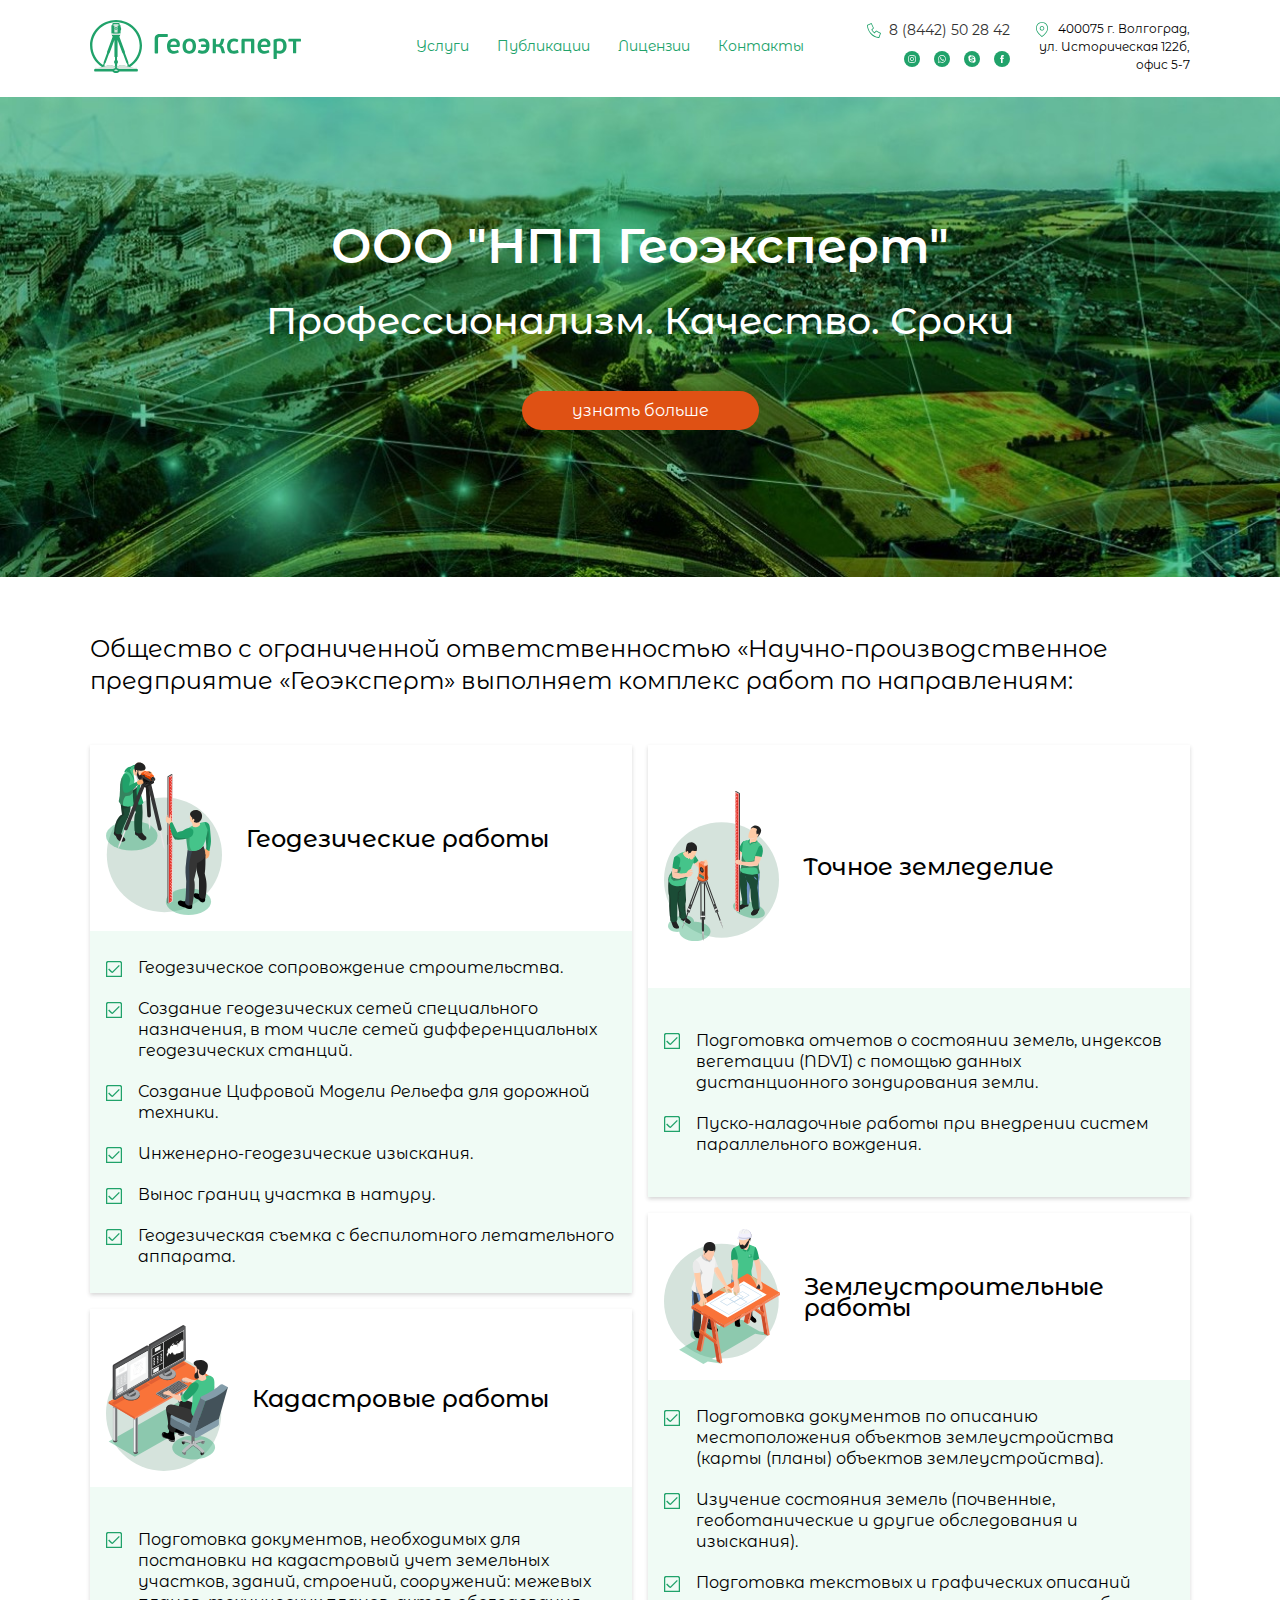
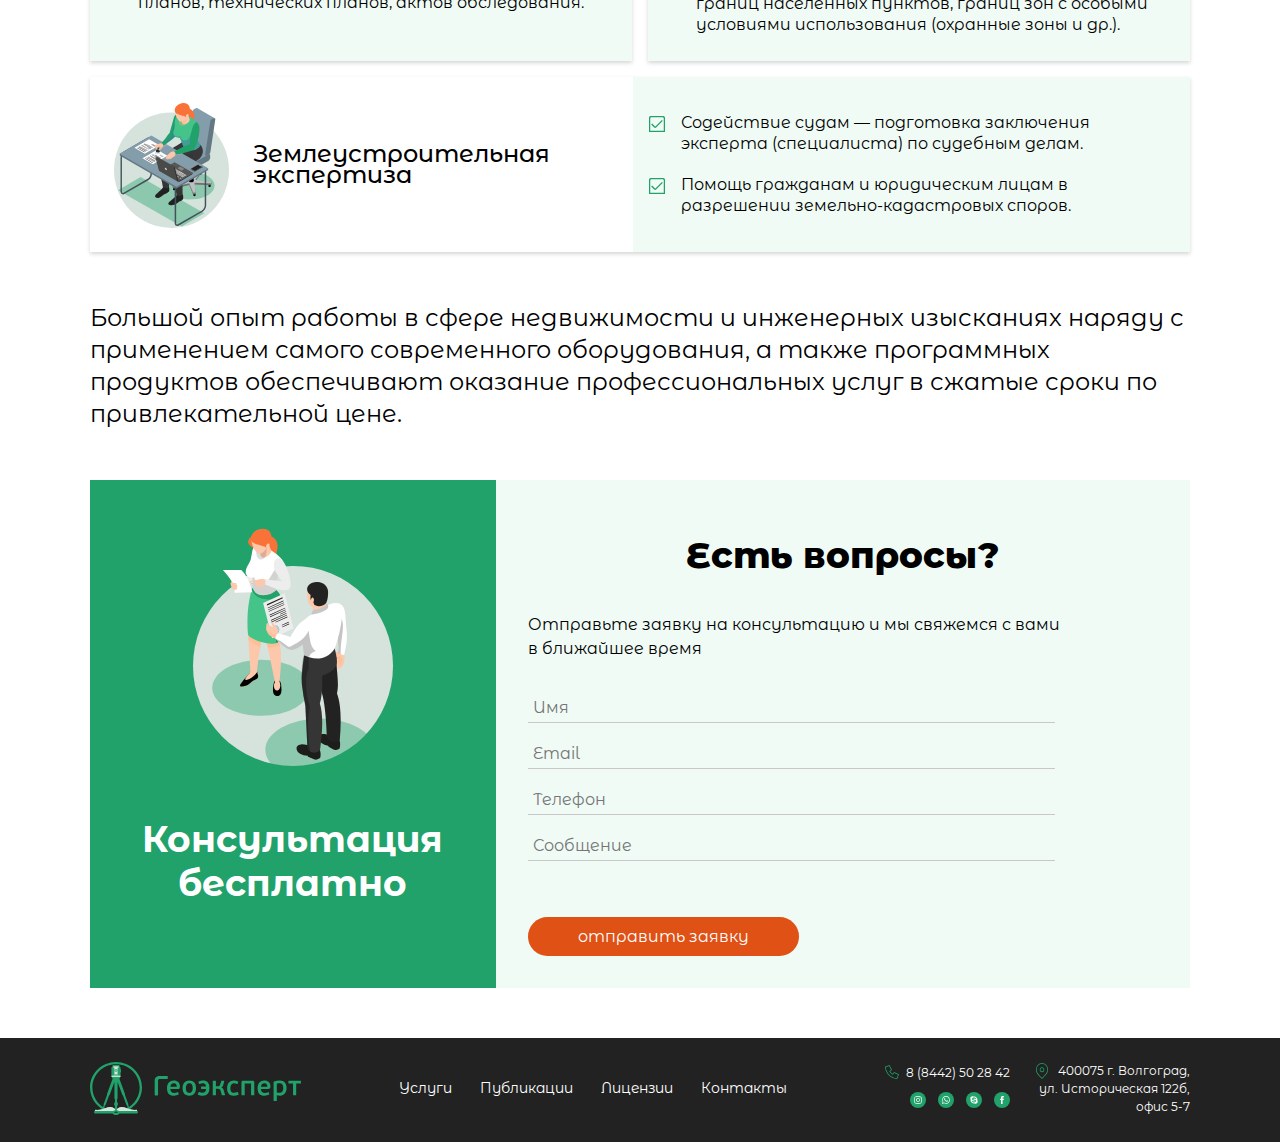
<file: index.html>
<!DOCTYPE html>
<html>

<head>
    <title>Главная страница</title>
    <meta content="text/html;charset=utf-8" http-equiv="Content-Type">
    <meta content="utf-8" http-equiv="encoding">
    <meta name="viewport" content="width=device-width, initial-scale=1">
    <link rel="stylesheet" href="style.css">
    <link rel="preconnect" href="https://fonts.googleapis.com">
    <link rel="preconnect" href="https://fonts.gstatic.com" crossorigin>
    <link
        href="https://fonts.googleapis.com/css2?family=Montserrat+Alternates:wght@200;300;400;500;600;700&display=swap"
        rel="stylesheet">
</head>

<body>
    <header>
        <div class="container">
            <div class="wraperHeaderMain">
                <div class="wrapperLogoNavigation">
                    <div class="wrapperLogo">
                        <a href="index.html">
                            <svg xmlns="http://www.w3.org/2000/svg" width="211" height="52.92" viewBox="0 0 211 52.92">
                                <g>
                                    <path fill="rgb(32,162,106)" fill-rule="evenodd"
                                        d="M77.79984569 16.28012527v-1.70462488c0-.44530931-.05745927-.6368402-.5841692-.6368402h-7.62292925c-3.77315844 0-4.93670857 2.39413607-4.93670857 4.98937957v13.8859892c0 .47882721.22504879.57938093.64162847.57938093h2.10205146c.52670994 0 .64162847-.052671.64162847-.57938093V18.7317206c0-1.19227976.47882721-1.80039032 1.91530886-1.80039032h7.26380883c.4644624 0 .57938093-.1723778.57938093-.65120501z" />
                                    <path fill="rgb(32,162,106)" fill-rule="evenodd"
                                        d="M77.00978088 26.14396667c0-4.86009597 2.77719117-7.6612358 6.63175965-7.6612358 4.23762512 0 6.26306152 2.3318901 6.24389648 6.1529312 0 1.91051866-.97201538 2.43722917-2.21696472 2.43722917h-7.37872314c.08618164 2.89690399 1.74771118 3.85456085 3.88328552 3.85456085 1.12376404-.01305008 2.2313385-.26952362 3.2464447-.7517624.30166626-.13407134.49798584-.081398.60810852.1675911l.74697876 1.58012772c.07331848.10651398.09432983.24055862.05708313.36439133-.0372467.1238327-.12870789.22405624-.24861145.27244949-1.43070984.77492142-3.04248047 1.15348053-4.66856384 1.09651565-4.462677 0-6.9046936-2.3031578-6.9046936-7.5127983zm6.68441773-4.98459243c-1.9392395 0-3.1889801 1.69026184-3.27038574 3.54811096h6.3731842c0-1.96797943-.60810852-3.54811096-3.10279846-3.54811096z" />
                                    <path fill="rgb(32,162,106)" fill-rule="evenodd"
                                        d="M92.56687927 26.10565948c0-4.85051727 2.77241516-7.62292861 6.73710633-7.62292861 4.4099884 0 6.70835876 2.8585968 6.70835876 7.5319519 0 4.91755676-2.32710266 7.6612358-6.7897644 7.6612358-4.462677 0-6.65570069-2.60482024-6.65570069-7.57025909zm3.27038574-.081398c0 3.07885742.8618927 4.9319191 3.40925599 4.9319191 2.58087158 0 3.46670532-2.29837037 3.46670532-4.8505211 0-2.66227722-.69430542-4.90797805-3.35179138-4.90797805-2.38456726 0-3.52416993 2.08289718-3.52416993 4.82658004z" />
                                    <path fill="rgb(32,162,106)" fill-rule="evenodd"
                                        d="M113.03195207 18.48273045c-1.51574592-.01773582-3.0156469.30975348-4.38605728.95765443-.3591204.19153088-.3591204.27771978-.22026051.68951118l.5841692 1.63758908c.13885989.30644941.24899015.38785004.68951118.19631915.98266167-.38238603 2.024672-.58981577 3.07885899-.61289883 2.02543911 0 3.05012935 1.13960877 3.2464485 3.13152998h-4.65898878c-.30644942 0-.30644942.13885989-.30644942.33517905v1.77166069c0 .30644941.19631916.36390868.30644942.36390868h4.78827214c-.11013026 2.39413607-1.2210094 3.87850043-3.68696955 3.87850043-1.1170824-.03795485-2.21760771-.2814339-3.2464485-.71824082-.41179141-.19631916-.52192167-.11013026-.6368402.19153089l-.71824082 1.6663187c-.1388599.33039078-.11013026.47882721.22026051.68951119 1.41254028.80442972 3.21771888 1.00074887 4.74038942 1.00074887 4.35253937 0 6.65091-2.71973857 6.65091-7.92937865-.01915309-4.7260246-2.31752372-7.24944402-6.4450143-7.24944402z" />
                                    <path fill="rgb(32,162,106)" fill-rule="evenodd"
                                        d="M133.64067535 28.07363954c-.35912041-1.16355013-.77570009-2.10683974-2.29837063-2.54736078l.02394137-.05745926c1.0294785-.44530931 1.58491807-1.41254028 1.88657922-2.55214905l1.02469023-3.62951028c.02872964-.19153089.02872964-.47882721-.33039077-.47882721h-2.269641c-.11180606-.0206457-.2271511.00641643-.3181081.0746342-.09095702.06821775-.14923328.17137159-.1607191.2844862l-1.02947852 3.24166024c-.52192166 1.63758907-1.46521127 1.91530886-2.48990151 1.91530886h-1.74771933v-5.06599192c0-.41657968-.1388599-.44052104-.47882721-.44052104h-2.22175828c-.33039077 0-.4788272.02394136-.4788272.44052104v13.67051695c0 .4117914.16758952.44052103.4788272.44052103H125.45273c.3591204 0 .47882721-.02872963.47882721-.44052103v-6.07631734h2.02065084c1.15329963-.08058335 2.21035073.64328842 2.55214905 1.74771933l1.33592793 4.43872827c.0519567.2161534.2583057.35853421.47882721.33039077h2.39413607c.4453093 0 .38785004-.30644941.36390868-.4788272l-1.43648164-4.81700178z" />
                                    <path fill="rgb(32,162,106)" fill-rule="evenodd"
                                        d="M147.88578496 30.31933917c-.11013026-.30166114-.22026052-.38785004-.6368402-.19153088-1.02178888.45336206-2.12400081.69757445-3.24166023.71824082-2.87296328 0-3.60556892-2.0781101-3.60556892-4.65420052 0-2.5760904 1.00074888-4.82657831 3.54810965-4.82657831 1.00002561.02206932 1.98722869.22990155 2.91126946.61289883.44530931.19153089.55543957.11013026.69429946-.19631916l.69429946-1.63758907c.19153089-.3591204.11013026-.47882721-.22504879-.68951119-1.30431278-.66121318-2.75170214-.9901653-4.21367948-.95765442-4.10354922 0-6.703581 3.02139971-6.703581 7.70911814 0 4.96064993 2.27442927 7.48406935 6.40670813 7.48406935 1.52267054 0 3.38052013-.19631916 4.90319067-1.05341987.13585462-.04810823.23818947-.16162188.27200611-.3017194.03381664-.14009753-.00546724-.28779501-.10441659-.39258006l-.69908773-1.62322426z" />
                                    <path fill="rgb(32,162,106)" fill-rule="evenodd"
                                        d="M162.90180638 18.8179095H152.8464349c-.36713063-.04732807-.73575204.07579432-1.00074622.33425696-.26499418.25846263-.39727592.62389718-.35912306.99209442v12.75595698c0 .41657967.16280125.4788272.52670993.4788272h2.16908728c.4117914 0 .52192166-.05267098.52192166-.4788272V21.54722462h6.34924886v11.35299324c0 .41657967.16758952.4788272.52670993.4788272h2.17866382c.41657968 0 .55543957-.05267098.55543957-.4788272V20.14426088c.03382723-.37678094-.10752293-.74818293-.38330006-1.00713299-.27577714-.25895006-.65533164-.37666872-1.02924022-.3192184z" />
                                    <path fill="rgb(32,162,106)" fill-rule="evenodd"
                                        d="M167.58474731 26.14396667c0-4.86009597 2.7723999-7.6612358 6.62698365-7.6612358 4.24240112 0 6.26782226 2.3318901 6.27261352 6.12898635 0 1.91052247-.97201538 2.43723298-2.21694946 2.43723298h-7.37875366c.08621216 2.89690399 1.7477417 3.85456085 3.88330078 3.85456085 1.11419678-.01582718 2.21185303-.2722664 3.2177124-.7517624.30645752-.13407134.5027771-.081398.61291504.1675911l.76611328 1.60406876c.0730896.10714722.0934143.24175262.0552063.36569977-.038208.12394714-.13079834.22374725-.25152588.27114105-1.43435669.77897262-3.05184936 1.15771103-4.68292236 1.09651565-4.462677 0-6.9046936-2.3031578-6.9046936-7.5127983zm6.68441773-4.98459243c-1.94403076 0-3.18899536 1.69026184-3.27038574 3.54811096h6.37319946c0-1.96797943-.60812378-3.54811096-3.10281372-3.54811096z" />
                                    <path fill="rgb(32,162,106)" fill-rule="evenodd"
                                        d="M184.0420227 19.56488037c1.8590088-.73772812 3.84689332-1.09590149 5.84646607-1.05342102 4.79785156 0 6.73712158 3.32785034 6.73712158 7.56547165 0 4.13227844-2.1355896 7.5702591-6.48812866 7.5702591-1.11138916.00535201-2.2192688-.1248932-3.29910278-.38785172v5.26709747c0 .42137146-.11013794.47882843-.5267334.47882843h-2.18823242c-.3638916 0-.52670288-.06224823-.52670288-.47882843V20.23044968c0-.33517838.08139038-.47403717.4453125-.6655693zm2.7963562 10.92205048c.884552.25310135 1.79968262.38360214 2.71972657.3878479 2.1355896 0 3.7109375-1.2210083 3.69177246-4.8026352 0-3.54332351-1.43649292-4.78827285-3.83062744-4.78827285-.87365723.01467895-1.7414856.14509964-2.58087158.38785171v8.81520844z" />
                                    <path fill="rgb(32,162,106)" fill-rule="evenodd"
                                        d="M210.4493487 18.8179095h-11.49185313c-.4788272 0-.5506513.19153088-.5506513.60811056v1.52267054c0 .36390868.11013027.55543957.5506513.55543957h4.07960787v11.30989879c0 .4453093.16280125.55543956.60811056.55543956h1.99670948c.4453093 0 .57938093-.08140062.57938093-.55543956v-11.3098988h4.21846775c.44052104 0 .5506513-.19153088.5506513-.55543956v-1.52267054c.00957654-.41657968-.07182409-.60811056-.54107476-.60811056z" />
                                    <path fill="rgb(32,162,106)" fill-rule="evenodd"
                                        d="M47.0543518 48.89783478l-.4165802-.91455841-.43095397.08618927c-.11383057-.02233124-.23091126-.02233124-.34474182 0-.7709198.12448883-2.87297059 0-6.14335633-.86188507 7.58636475-4.59666062 12.23797608-12.8063202 12.28192139-21.67651368C52.00064087 11.45354652 40.33639527 0 26.00032043 0 11.66423035 0 0 11.45354652 0 25.5310669c.0448761 8.86994934 4.69624329 17.07918167 12.28192139 21.67651367-3.27038575.8570938-5.30540467.91455078-6.07632447.79484558-.09370422-.0165329-.18177795.01699066-.25634765.04537964-.1197815.04559326-.20477295.0779419-.22247315-.13156128l-.33517456.15322113-.45489502.82836914c-.48547363.05619049-.85076904.46894073-.84751892.95764923v.57939148c0 .52889252.42875672.95764923.95765686.95764923h17.45803833c.33517456.89540863 1.71899414 1.52745819 3.47628784 1.52745819s3.13630677-.63204956 3.47149659-1.5274582h17.47239685c.52890014 0 .95765686-.4287567.95765686-.95764922V49.855484c.00440979-.48225403-.35049439-.89256287-.82836914-.95764923zm-8.68591308-6.64133454l-3.51939392-9.51908493c.05519104-.05293655.09916687-.11645126.12928772-.18674087.06332397-.15333176.06332397-.32550049 0-.47882843l-5.76986694-15.70074463h.8331604v-1.69983673h-.8331604c.0589447-.27141571.09893798-.54660797.1197052-.8235817l.0287323-.29687118h1.19706726v-3.09322739c.29841613-.0782051.5067749-.34750748.5075531-.6559925v-1.915308c-.0024414-.30791474-.21011353-.5763321-.5075531-.65599442V5.1713333h-.90977478V4.11312485c.00001526-.6653347-.5365448-1.20617485-1.20185852-1.21143341h-4.91755677c-.66905212 0-1.21142578.54237747-1.21142578 1.2114334v1.05820847h-.92892456v8.37947846h1.2497406v.29687118c.02471924.27679825.06629944.55183792.12449646.8235817h-.82359314v1.69983673h.84274292L16.97921753 32.0814209c-.06549072.15289688-.06549072.32593536 0 .47882843.02836609.07007217.07072449.1336174.12449646.18674469l-3.50022888 9.50950622c-.06080628.15381623-.06080628.32501221 0 .47882843.03068542.06858063.07461548.13041687.12928772.18195343l-.70866394 1.9727707C6.3873291 40.68989563 2.36190796 33.38523865 2.35583496 25.5310669c0-12.7798996 10.60601807-23.17523766 23.64448547-23.17523766 13.03846741 0 23.64448548 10.39533806 23.64448548 23.17523765-.0071106 7.8625641-4.04037476 15.1737442-10.6874237 19.37335206l-.73260499-1.98234559c.17460632-.17430877.2308197-.4347763.1436615-.66557312zM24.99957275 6.1720829c.60760498-.33038711 1.34121704-.33038711 1.94882203 0v-.34954452c-.00128174-.17016983.06510925-.33387757.18453979-.45510674.11943054-.12122917.28213501-.19004631.45230103-.19131088h.24420166v-.47882652h-3.6917572v.47882652h.22505187c.35247803.00263023.63684082.28913116.63684082.64162826v.35433388zm.99116517 2.66227913c.52890014 0 .95765686-.4287548.95765686-.95765305 0-.52889823-.42875672-.95765495-.95765686-.95765495-.52890015 0-.95765687.42875672-.95765687.95765495 0 .52889824.42875672.95765305.95765687.95765305zm-.99116517.74218178c.60760498.3303852 1.34121704.3303852 1.94882203 0v2.3223114h-1.94882203V9.5765438zm1.84347535 37.40119362c.14364624-.10534668.31123352-.24420166.45010376-.3351822l.25376892-.15801238c2.60003662-1.69504547 4.9702301-1.73814392 9.09771728-.25856018.37828064-.1867447.76133728-.39263916 1.13961792-.60811615l-.82359314-2.22654725c-.0680542-.00564575-.13456726-.0234909-.19631958-.05266952-.15312195-.07152176-.27185058-.20057297-.3303833-.35911942l-3.52416992-9.52866363c-.2370758-.02940369-.43817139-.1880722-.52192688-.41178894l-4.84094238-13.09113693v16.49559784c.00161743.3114891-.2239685.5777092-.53149414.62726211v2.7771988l.78527832 1.43648147c.23493957.43984222.23493957.96791077 0 1.40775299l-.6847229 1.24494934v1.83869553c.00143432.2085266-.1008606.40412902-.27293396.52192688v.67993164zm-11.49185181-.76133728c-.3830719-.19152832-.76133728-.39263916-1.15397644-.61768341l.81880188-2.21697236c.23973083-.0255661.44404602-.18530273.52670288-.41178894l3.51937866-9.52866363c.23886109-.0277176.44218445-.18667603.52671814-.41178894l4.83135986-13.0480423v16.46208191c.00117493.31646729.23294068.58481598.54586792.63204956v2.82986832l-.76612854 1.3790245c-.24621582.44717408-.24621582.9893036 0 1.43647766l.69908143 1.20664978v1.8482666c.00105285.2079239.10276794.40245057.27293396.52192689v.6847229c-.14364625-.10055542-.33996583-.27293396-.4788208-.36390686-1.27427674-.91456604-2.79855347-1.41596985-4.36691285-1.4364853-1.70536804.05699921-3.38822937.40685273-4.9750061 1.03426362zm10.70178223 4.6350479h-.04309082c-.95765687 0-1.64237977-.18674468-1.95361329-.58416747l1.91531372-.73739624 1.97276307.74697113c-.40222168.5362854-1.489151.60332489-1.89137268.57459259z" />
                                    <path fill="rgb(213,227,220)" fill-rule="evenodd"
                                        d="M29.04087051 49.03190669l-2.91126946-1.30241003-.10534198.04309445c.00207623-.009464.00207623-.01926562 0-.02872963l.06224753-.09097717.04309445-.03830618c.45478851-.42590343.94141266-.81648334 1.45563473-1.1683384 2.72931512-1.79560205 5.4825716-1.66153043 9.51429674-.16280125 5.06599192 1.88179095 8.17836881 1.6854718 9.29403622 1.513094.16150502-.02157586.32144725-.0535643.47882721-.09576545l.39263832 1.33113966H29.0408705z" />
                                    <path fill="rgb(213,227,220)" fill-rule="evenodd"
                                        d="M22.98370626 49.03190669l2.87296328-1.30241003.10534199.04309445v-.02872963l-.06224754-.09097717-.04309445-.03830618c-.44866243-.42513284-.9288614-.81569467-1.43648164-1.1683384-2.72931512-1.79560205-5.4825716-1.66153043-9.51429674-.16280125-5.06599192 1.88179095-8.1783688 1.6854718-9.29403622 1.513094-.16150502-.02157586-.32144725-.0535643-.4788272-.09576545l-.39263832 1.33113966h18.24331684z" />
                                    <path fill="rgb(32,162,106)" fill-rule="evenodd"
                                        d="M25.14800526 46.98252621v2.04938048h1.70462489v-2.05416875l-1.70462489.00478827z" />
                                    <rect width="9.179" height="1.408" x="21.384" y="13.541" fill="rgb(213,227,220)"
                                        rx="0" ry="0" />
                                    <path fill="rgb(213,227,220)" fill-rule="evenodd"
                                        d="M23.3715563 4.13706713v1.58970635h.95765443V12.545273h3.25123678V5.72677348h.97680752V4.13706713H23.3715563z" />
                                    <path fill="rgb(32,162,106)" fill-rule="evenodd"
                                        d="M24.4728589 8.38426451c0 .82243631.66671636 1.48915265 1.48915265 1.48915264.8224363-2e-8 1.48915263-.66671637 1.48915261-1.48915266 0-.82243629-.66671636-1.48915262-1.48915265-1.48915261-.82134512.00262832-1.4865243.6678075-1.48915262 1.48915263z" />
                                    <path fill="rgb(213,227,220)" fill-rule="evenodd"
                                        d="M25.02351019 8.38426451c0 .52889794.4287565.95765443.95765443.95765443s.95765442-.4287565.95765442-.95765443-.42875649-.95765443-.95765442-.95765443c-.52889794 0-.95765443.4287565-.95765443.95765443z" />
                                    <path fill="rgb(32,162,106)" fill-rule="evenodd"
                                        d="M25.37784233 8.38426451c0 .23627438.14232824.44928367.36061731.53970197.21828907.0904183.46955066.04043926.63662188-.12663196.16707123-.16707121.21705027-.4183328.12663198-.63662187-.09041829-.21828907-.30342757-.36061733-.53970196-.36061734-.32262775 0-.58416921.26154146-.58416921.5841692z" />
                                    <path fill="rgb(213,227,220)" fill-rule="evenodd"
                                        d="M25.72259792 8.38426451c-.01948676.09695027.02141996.1960824.10360664.25107727.08218669.05499487.18942725.05499487.27161393 0 .08218669-.05499488.1230934-.154127.10360665-.25107727-.02292128-.11403762-.12309524-.19608034-.23941361-.19608034s-.21649233.08204272-.2394136.19608034z" />
                                </g>
                            </svg>
                        </a>
                    </div>
                    <div class="wrapperNavigation">
                        <ul>
                            <li>
                                <a href="services.html">Услуги</a>
                            </li>
                            <li>
                                <a href="publications.html">Публикации</a>
                            </li>
                            <li>
                                <a href="license.html">Лицензии</a>
                            </li>
                            <li>
                                <a href="contacts.html">Контакты</a>
                            </li>
                        </ul>
                    </div>
                </div>
                <div class="wrapperContactsHeader">
                    <div class="wrapperPhoneSocialsHeader">
                        <a href="tel:88442502842" class="phoneHeader">
                            <img src="img/phone.svg" alt="">
                            <span>8 (8442) 50 28 42</span>
                        </a>
                        <div class="wrapperSocialsHeader">
                            <a href="#"><img src="img/inst.svg" alt=""></a>
                            <a href="#"><img src="img/whats.svg" alt=""></a>
                            <a href="#"><img src="img/skype.svg" alt=""></a>
                            <a href="#"><img src="img/facebook.svg" alt=""></a>
                        </div>
                    </div>
                    <div class="wrapperAddressHeader">
                        <img src="img/map.svg" alt="">
                        <span>400075 г. Волгоград, ул. Историческая 122б, офис 5-7</span>
                    </div>
                </div>
            </div>

            <div class="wrapperHeaderMobile">
                <div class="wrapperLogoMobile">
                    <a href="index.html">
                        <svg xmlns="http://www.w3.org/2000/svg" width="175" height="44.92" viewBox="0 0 211 52.92">
                            <g>
                                <path fill="rgb(32,162,106)" fill-rule="evenodd"
                                    d="M77.79984569 16.28012527v-1.70462488c0-.44530931-.05745927-.6368402-.5841692-.6368402h-7.62292925c-3.77315844 0-4.93670857 2.39413607-4.93670857 4.98937957v13.8859892c0 .47882721.22504879.57938093.64162847.57938093h2.10205146c.52670994 0 .64162847-.052671.64162847-.57938093V18.7317206c0-1.19227976.47882721-1.80039032 1.91530886-1.80039032h7.26380883c.4644624 0 .57938093-.1723778.57938093-.65120501z" />
                                <path fill="rgb(32,162,106)" fill-rule="evenodd"
                                    d="M77.00978088 26.14396667c0-4.86009597 2.77719117-7.6612358 6.63175965-7.6612358 4.23762512 0 6.26306152 2.3318901 6.24389648 6.1529312 0 1.91051866-.97201538 2.43722917-2.21696472 2.43722917h-7.37872314c.08618164 2.89690399 1.74771118 3.85456085 3.88328552 3.85456085 1.12376404-.01305008 2.2313385-.26952362 3.2464447-.7517624.30166626-.13407134.49798584-.081398.60810852.1675911l.74697876 1.58012772c.07331848.10651398.09432983.24055862.05708313.36439133-.0372467.1238327-.12870789.22405624-.24861145.27244949-1.43070984.77492142-3.04248047 1.15348053-4.66856384 1.09651565-4.462677 0-6.9046936-2.3031578-6.9046936-7.5127983zm6.68441773-4.98459243c-1.9392395 0-3.1889801 1.69026184-3.27038574 3.54811096h6.3731842c0-1.96797943-.60810852-3.54811096-3.10279846-3.54811096z" />
                                <path fill="rgb(32,162,106)" fill-rule="evenodd"
                                    d="M92.56687927 26.10565948c0-4.85051727 2.77241516-7.62292861 6.73710633-7.62292861 4.4099884 0 6.70835876 2.8585968 6.70835876 7.5319519 0 4.91755676-2.32710266 7.6612358-6.7897644 7.6612358-4.462677 0-6.65570069-2.60482024-6.65570069-7.57025909zm3.27038574-.081398c0 3.07885742.8618927 4.9319191 3.40925599 4.9319191 2.58087158 0 3.46670532-2.29837037 3.46670532-4.8505211 0-2.66227722-.69430542-4.90797805-3.35179138-4.90797805-2.38456726 0-3.52416993 2.08289718-3.52416993 4.82658004z" />
                                <path fill="rgb(32,162,106)" fill-rule="evenodd"
                                    d="M113.03195207 18.48273045c-1.51574592-.01773582-3.0156469.30975348-4.38605728.95765443-.3591204.19153088-.3591204.27771978-.22026051.68951118l.5841692 1.63758908c.13885989.30644941.24899015.38785004.68951118.19631915.98266167-.38238603 2.024672-.58981577 3.07885899-.61289883 2.02543911 0 3.05012935 1.13960877 3.2464485 3.13152998h-4.65898878c-.30644942 0-.30644942.13885989-.30644942.33517905v1.77166069c0 .30644941.19631916.36390868.30644942.36390868h4.78827214c-.11013026 2.39413607-1.2210094 3.87850043-3.68696955 3.87850043-1.1170824-.03795485-2.21760771-.2814339-3.2464485-.71824082-.41179141-.19631916-.52192167-.11013026-.6368402.19153089l-.71824082 1.6663187c-.1388599.33039078-.11013026.47882721.22026051.68951119 1.41254028.80442972 3.21771888 1.00074887 4.74038942 1.00074887 4.35253937 0 6.65091-2.71973857 6.65091-7.92937865-.01915309-4.7260246-2.31752372-7.24944402-6.4450143-7.24944402z" />
                                <path fill="rgb(32,162,106)" fill-rule="evenodd"
                                    d="M133.64067535 28.07363954c-.35912041-1.16355013-.77570009-2.10683974-2.29837063-2.54736078l.02394137-.05745926c1.0294785-.44530931 1.58491807-1.41254028 1.88657922-2.55214905l1.02469023-3.62951028c.02872964-.19153089.02872964-.47882721-.33039077-.47882721h-2.269641c-.11180606-.0206457-.2271511.00641643-.3181081.0746342-.09095702.06821775-.14923328.17137159-.1607191.2844862l-1.02947852 3.24166024c-.52192166 1.63758907-1.46521127 1.91530886-2.48990151 1.91530886h-1.74771933v-5.06599192c0-.41657968-.1388599-.44052104-.47882721-.44052104h-2.22175828c-.33039077 0-.4788272.02394136-.4788272.44052104v13.67051695c0 .4117914.16758952.44052103.4788272.44052103H125.45273c.3591204 0 .47882721-.02872963.47882721-.44052103v-6.07631734h2.02065084c1.15329963-.08058335 2.21035073.64328842 2.55214905 1.74771933l1.33592793 4.43872827c.0519567.2161534.2583057.35853421.47882721.33039077h2.39413607c.4453093 0 .38785004-.30644941.36390868-.4788272l-1.43648164-4.81700178z" />
                                <path fill="rgb(32,162,106)" fill-rule="evenodd"
                                    d="M147.88578496 30.31933917c-.11013026-.30166114-.22026052-.38785004-.6368402-.19153088-1.02178888.45336206-2.12400081.69757445-3.24166023.71824082-2.87296328 0-3.60556892-2.0781101-3.60556892-4.65420052 0-2.5760904 1.00074888-4.82657831 3.54810965-4.82657831 1.00002561.02206932 1.98722869.22990155 2.91126946.61289883.44530931.19153089.55543957.11013026.69429946-.19631916l.69429946-1.63758907c.19153089-.3591204.11013026-.47882721-.22504879-.68951119-1.30431278-.66121318-2.75170214-.9901653-4.21367948-.95765442-4.10354922 0-6.703581 3.02139971-6.703581 7.70911814 0 4.96064993 2.27442927 7.48406935 6.40670813 7.48406935 1.52267054 0 3.38052013-.19631916 4.90319067-1.05341987.13585462-.04810823.23818947-.16162188.27200611-.3017194.03381664-.14009753-.00546724-.28779501-.10441659-.39258006l-.69908773-1.62322426z" />
                                <path fill="rgb(32,162,106)" fill-rule="evenodd"
                                    d="M162.90180638 18.8179095H152.8464349c-.36713063-.04732807-.73575204.07579432-1.00074622.33425696-.26499418.25846263-.39727592.62389718-.35912306.99209442v12.75595698c0 .41657967.16280125.4788272.52670993.4788272h2.16908728c.4117914 0 .52192166-.05267098.52192166-.4788272V21.54722462h6.34924886v11.35299324c0 .41657967.16758952.4788272.52670993.4788272h2.17866382c.41657968 0 .55543957-.05267098.55543957-.4788272V20.14426088c.03382723-.37678094-.10752293-.74818293-.38330006-1.00713299-.27577714-.25895006-.65533164-.37666872-1.02924022-.3192184z" />
                                <path fill="rgb(32,162,106)" fill-rule="evenodd"
                                    d="M167.58474731 26.14396667c0-4.86009597 2.7723999-7.6612358 6.62698365-7.6612358 4.24240112 0 6.26782226 2.3318901 6.27261352 6.12898635 0 1.91052247-.97201538 2.43723298-2.21694946 2.43723298h-7.37875366c.08621216 2.89690399 1.7477417 3.85456085 3.88330078 3.85456085 1.11419678-.01582718 2.21185303-.2722664 3.2177124-.7517624.30645752-.13407134.5027771-.081398.61291504.1675911l.76611328 1.60406876c.0730896.10714722.0934143.24175262.0552063.36569977-.038208.12394714-.13079834.22374725-.25152588.27114105-1.43435669.77897262-3.05184936 1.15771103-4.68292236 1.09651565-4.462677 0-6.9046936-2.3031578-6.9046936-7.5127983zm6.68441773-4.98459243c-1.94403076 0-3.18899536 1.69026184-3.27038574 3.54811096h6.37319946c0-1.96797943-.60812378-3.54811096-3.10281372-3.54811096z" />
                                <path fill="rgb(32,162,106)" fill-rule="evenodd"
                                    d="M184.0420227 19.56488037c1.8590088-.73772812 3.84689332-1.09590149 5.84646607-1.05342102 4.79785156 0 6.73712158 3.32785034 6.73712158 7.56547165 0 4.13227844-2.1355896 7.5702591-6.48812866 7.5702591-1.11138916.00535201-2.2192688-.1248932-3.29910278-.38785172v5.26709747c0 .42137146-.11013794.47882843-.5267334.47882843h-2.18823242c-.3638916 0-.52670288-.06224823-.52670288-.47882843V20.23044968c0-.33517838.08139038-.47403717.4453125-.6655693zm2.7963562 10.92205048c.884552.25310135 1.79968262.38360214 2.71972657.3878479 2.1355896 0 3.7109375-1.2210083 3.69177246-4.8026352 0-3.54332351-1.43649292-4.78827285-3.83062744-4.78827285-.87365723.01467895-1.7414856.14509964-2.58087158.38785171v8.81520844z" />
                                <path fill="rgb(32,162,106)" fill-rule="evenodd"
                                    d="M210.4493487 18.8179095h-11.49185313c-.4788272 0-.5506513.19153088-.5506513.60811056v1.52267054c0 .36390868.11013027.55543957.5506513.55543957h4.07960787v11.30989879c0 .4453093.16280125.55543956.60811056.55543956h1.99670948c.4453093 0 .57938093-.08140062.57938093-.55543956v-11.3098988h4.21846775c.44052104 0 .5506513-.19153088.5506513-.55543956v-1.52267054c.00957654-.41657968-.07182409-.60811056-.54107476-.60811056z" />
                                <path fill="rgb(32,162,106)" fill-rule="evenodd"
                                    d="M47.0543518 48.89783478l-.4165802-.91455841-.43095397.08618927c-.11383057-.02233124-.23091126-.02233124-.34474182 0-.7709198.12448883-2.87297059 0-6.14335633-.86188507 7.58636475-4.59666062 12.23797608-12.8063202 12.28192139-21.67651368C52.00064087 11.45354652 40.33639527 0 26.00032043 0 11.66423035 0 0 11.45354652 0 25.5310669c.0448761 8.86994934 4.69624329 17.07918167 12.28192139 21.67651367-3.27038575.8570938-5.30540467.91455078-6.07632447.79484558-.09370422-.0165329-.18177795.01699066-.25634765.04537964-.1197815.04559326-.20477295.0779419-.22247315-.13156128l-.33517456.15322113-.45489502.82836914c-.48547363.05619049-.85076904.46894073-.84751892.95764923v.57939148c0 .52889252.42875672.95764923.95765686.95764923h17.45803833c.33517456.89540863 1.71899414 1.52745819 3.47628784 1.52745819s3.13630677-.63204956 3.47149659-1.5274582h17.47239685c.52890014 0 .95765686-.4287567.95765686-.95764922V49.855484c.00440979-.48225403-.35049439-.89256287-.82836914-.95764923zm-8.68591308-6.64133454l-3.51939392-9.51908493c.05519104-.05293655.09916687-.11645126.12928772-.18674087.06332397-.15333176.06332397-.32550049 0-.47882843l-5.76986694-15.70074463h.8331604v-1.69983673h-.8331604c.0589447-.27141571.09893798-.54660797.1197052-.8235817l.0287323-.29687118h1.19706726v-3.09322739c.29841613-.0782051.5067749-.34750748.5075531-.6559925v-1.915308c-.0024414-.30791474-.21011353-.5763321-.5075531-.65599442V5.1713333h-.90977478V4.11312485c.00001526-.6653347-.5365448-1.20617485-1.20185852-1.21143341h-4.91755677c-.66905212 0-1.21142578.54237747-1.21142578 1.2114334v1.05820847h-.92892456v8.37947846h1.2497406v.29687118c.02471924.27679825.06629944.55183792.12449646.8235817h-.82359314v1.69983673h.84274292L16.97921753 32.0814209c-.06549072.15289688-.06549072.32593536 0 .47882843.02836609.07007217.07072449.1336174.12449646.18674469l-3.50022888 9.50950622c-.06080628.15381623-.06080628.32501221 0 .47882843.03068542.06858063.07461548.13041687.12928772.18195343l-.70866394 1.9727707C6.3873291 40.68989563 2.36190796 33.38523865 2.35583496 25.5310669c0-12.7798996 10.60601807-23.17523766 23.64448547-23.17523766 13.03846741 0 23.64448548 10.39533806 23.64448548 23.17523765-.0071106 7.8625641-4.04037476 15.1737442-10.6874237 19.37335206l-.73260499-1.98234559c.17460632-.17430877.2308197-.4347763.1436615-.66557312zM24.99957275 6.1720829c.60760498-.33038711 1.34121704-.33038711 1.94882203 0v-.34954452c-.00128174-.17016983.06510925-.33387757.18453979-.45510674.11943054-.12122917.28213501-.19004631.45230103-.19131088h.24420166v-.47882652h-3.6917572v.47882652h.22505187c.35247803.00263023.63684082.28913116.63684082.64162826v.35433388zm.99116517 2.66227913c.52890014 0 .95765686-.4287548.95765686-.95765305 0-.52889823-.42875672-.95765495-.95765686-.95765495-.52890015 0-.95765687.42875672-.95765687.95765495 0 .52889824.42875672.95765305.95765687.95765305zm-.99116517.74218178c.60760498.3303852 1.34121704.3303852 1.94882203 0v2.3223114h-1.94882203V9.5765438zm1.84347535 37.40119362c.14364624-.10534668.31123352-.24420166.45010376-.3351822l.25376892-.15801238c2.60003662-1.69504547 4.9702301-1.73814392 9.09771728-.25856018.37828064-.1867447.76133728-.39263916 1.13961792-.60811615l-.82359314-2.22654725c-.0680542-.00564575-.13456726-.0234909-.19631958-.05266952-.15312195-.07152176-.27185058-.20057297-.3303833-.35911942l-3.52416992-9.52866363c-.2370758-.02940369-.43817139-.1880722-.52192688-.41178894l-4.84094238-13.09113693v16.49559784c.00161743.3114891-.2239685.5777092-.53149414.62726211v2.7771988l.78527832 1.43648147c.23493957.43984222.23493957.96791077 0 1.40775299l-.6847229 1.24494934v1.83869553c.00143432.2085266-.1008606.40412902-.27293396.52192688v.67993164zm-11.49185181-.76133728c-.3830719-.19152832-.76133728-.39263916-1.15397644-.61768341l.81880188-2.21697236c.23973083-.0255661.44404602-.18530273.52670288-.41178894l3.51937866-9.52866363c.23886109-.0277176.44218445-.18667603.52671814-.41178894l4.83135986-13.0480423v16.46208191c.00117493.31646729.23294068.58481598.54586792.63204956v2.82986832l-.76612854 1.3790245c-.24621582.44717408-.24621582.9893036 0 1.43647766l.69908143 1.20664978v1.8482666c.00105285.2079239.10276794.40245057.27293396.52192689v.6847229c-.14364625-.10055542-.33996583-.27293396-.4788208-.36390686-1.27427674-.91456604-2.79855347-1.41596985-4.36691285-1.4364853-1.70536804.05699921-3.38822937.40685273-4.9750061 1.03426362zm10.70178223 4.6350479h-.04309082c-.95765687 0-1.64237977-.18674468-1.95361329-.58416747l1.91531372-.73739624 1.97276307.74697113c-.40222168.5362854-1.489151.60332489-1.89137268.57459259z" />
                                <path fill="rgb(213,227,220)" fill-rule="evenodd"
                                    d="M29.04087051 49.03190669l-2.91126946-1.30241003-.10534198.04309445c.00207623-.009464.00207623-.01926562 0-.02872963l.06224753-.09097717.04309445-.03830618c.45478851-.42590343.94141266-.81648334 1.45563473-1.1683384 2.72931512-1.79560205 5.4825716-1.66153043 9.51429674-.16280125 5.06599192 1.88179095 8.17836881 1.6854718 9.29403622 1.513094.16150502-.02157586.32144725-.0535643.47882721-.09576545l.39263832 1.33113966H29.0408705z" />
                                <path fill="rgb(213,227,220)" fill-rule="evenodd"
                                    d="M22.98370626 49.03190669l2.87296328-1.30241003.10534199.04309445v-.02872963l-.06224754-.09097717-.04309445-.03830618c-.44866243-.42513284-.9288614-.81569467-1.43648164-1.1683384-2.72931512-1.79560205-5.4825716-1.66153043-9.51429674-.16280125-5.06599192 1.88179095-8.1783688 1.6854718-9.29403622 1.513094-.16150502-.02157586-.32144725-.0535643-.4788272-.09576545l-.39263832 1.33113966h18.24331684z" />
                                <path fill="rgb(32,162,106)" fill-rule="evenodd"
                                    d="M25.14800526 46.98252621v2.04938048h1.70462489v-2.05416875l-1.70462489.00478827z" />
                                <rect width="9.179" height="1.408" x="21.384" y="13.541" fill="rgb(213,227,220)" rx="0"
                                    ry="0" />
                                <path fill="rgb(213,227,220)" fill-rule="evenodd"
                                    d="M23.3715563 4.13706713v1.58970635h.95765443V12.545273h3.25123678V5.72677348h.97680752V4.13706713H23.3715563z" />
                                <path fill="rgb(32,162,106)" fill-rule="evenodd"
                                    d="M24.4728589 8.38426451c0 .82243631.66671636 1.48915265 1.48915265 1.48915264.8224363-2e-8 1.48915263-.66671637 1.48915261-1.48915266 0-.82243629-.66671636-1.48915262-1.48915265-1.48915261-.82134512.00262832-1.4865243.6678075-1.48915262 1.48915263z" />
                                <path fill="rgb(213,227,220)" fill-rule="evenodd"
                                    d="M25.02351019 8.38426451c0 .52889794.4287565.95765443.95765443.95765443s.95765442-.4287565.95765442-.95765443-.42875649-.95765443-.95765442-.95765443c-.52889794 0-.95765443.4287565-.95765443.95765443z" />
                                <path fill="rgb(32,162,106)" fill-rule="evenodd"
                                    d="M25.37784233 8.38426451c0 .23627438.14232824.44928367.36061731.53970197.21828907.0904183.46955066.04043926.63662188-.12663196.16707123-.16707121.21705027-.4183328.12663198-.63662187-.09041829-.21828907-.30342757-.36061733-.53970196-.36061734-.32262775 0-.58416921.26154146-.58416921.5841692z" />
                                <path fill="rgb(213,227,220)" fill-rule="evenodd"
                                    d="M25.72259792 8.38426451c-.01948676.09695027.02141996.1960824.10360664.25107727.08218669.05499487.18942725.05499487.27161393 0 .08218669-.05499488.1230934-.154127.10360665-.25107727-.02292128-.11403762-.12309524-.19608034-.23941361-.19608034s-.21649233.08204272-.2394136.19608034z" />
                            </g>
                        </svg>
                    </a>
                </div>
                <div class="headerMob">
                    <div class="icon-container">
                        <div id="menuicon">
                            <span class="bar bar1"></span>
                            <span class="bar bar2"></span>
                            <span class="bar bar3"></span>
                        </div>
                    </div>
                    <div class="mobile-menu">
                        <ul>
                            <li>
                                <a href="services.html">Услуги</a>
                            </li>
                            <li>
                                <a href="publications.html">Публикации</a>
                            </li>
                            <li>
                                <a href="license.html">Лицензии</a>
                            </li>
                            <li>
                                <a href="contacts.html">Контакты</a>
                            </li>
                            <li>
                                <a href="tel:88442502842" class="phoneHeader">
                                    <img src="img/phoneMob.svg" alt="">
                                    <span>8 (8442) 50 28 42</span>
                                </a>
                            </li>
                            <li>
                                <div class="wrapperSocailsMob">
                                    <a href="#"><img src="img/mobinst.svg" alt=""></a>
                                    <a href="#"><img src="img/mobwhats.svg" alt=""></a>
                                    <a href="#"><img src="img/mobskype.svg" alt=""></a>
                                    <a href="#"><img src="img/mobface.svg" alt=""></a>
                                </div>
                            </li>
                        </ul>
                    </div>
                </div>

            </div>
        </div>
    </header>

    <section id="mainBlock">
        <div class="container">
            <div class="wrapperMainBlock">
                <h1>ООО "НПП Геоэксперт"</h1>
                <h2>Профессионализм. Качество. Сроки</h2>
                <a href="#formBlock" class="btnLearnMore">узнать больше</a>
            </div>
        </div>
    </section>

    <section id="aboutBlock">
        <div class="container">
            <div class="wrapperAboutUs">
                <p class="aboutUsTitle">Общество с ограниченной ответственностью «Научно-производственное предприятие
                    «Геоэксперт» выполняет комплекс работ по направлениям:</p>
                <div class="wrapperAboutItemAll">
                    <div class="wrapperAboutItems">
                        <div class="aboutItem">
                            <div class="aboutItemTop">
                                <img src="img/about/illustr1.svg" alt="">
                                <div>
                                    <p class="titleBlockAbout">Геодезические работы</p>
                                </div>
                            </div>
                            <div class="aboutItemBottom">
                                <div class="aboutItemBottomBlock">
                                    <img src="img/about/check.png" alt="">
                                    <p>Геодезическое сопровождение строительства.</p>
                                </div>
                                <div class="aboutItemBottomBlock">
                                    <img src="img/about/check.png" alt="">
                                    <p>Создание геодезических сетей специального назначения, в том числе сетей
                                        дифференциальных геодезических станций.</p>
                                </div>
                                <div class="aboutItemBottomBlock">
                                    <img src="img/about/check.png" alt="">
                                    <p>Создание Цифровой Модели Рельефа для дорожной техники.</p>
                                </div>
                                <div class="aboutItemBottomBlock">
                                    <img src="img/about/check.png" alt="">
                                    <p>Инженерно-геодезические изыскания.</p>
                                </div>
                                <div class="aboutItemBottomBlock">
                                    <img src="img/about/check.png" alt="">
                                    <p>Вынос границ участка в натуру.</p>
                                </div>
                                <div class="aboutItemBottomBlock">
                                    <img src="img/about/check.png" alt="">
                                    <p>Геодезическая съемка с беспилотного летательного аппарата.</p>
                                </div>
                            </div>
                        </div>
                        <div class="aboutItem">
                            <div class="aboutItemTop">
                                <img src="img/about/illustr2.svg" alt="">
                                <p class="titleBlockAbout">Кадастровые работы</p>
                            </div>
                            <div class="aboutItemBottom aboutItemSpecialSet">
                                <div class="aboutItemBottomBlock">
                                    <img src="img/about/check.png" alt="">
                                    <p>Подготовка документов, необходимых для постановки на кадастровый учет земельных
                                        участков, зданий, строений, сооружений: межевых планов, технических планов,
                                        актов обследования.</p>
                                </div>
                            </div>
                        </div>
                        <div class="aboutItem">
                            <div class="aboutItemTop" id="aboutItemTopThird">
                                <img src="img/about/illustr5.svg" alt="">
                                <p class="titleBlockAbout">Точное земледелие</p>
                            </div>
                            <div class="aboutItemBottom aboutItemSpecialSet" id="aboutItemBottomThird">
                                <div class="aboutItemBottomBlock">
                                    <img src="img/about/check.png" alt="">
                                    <p>Подготовка отчетов о состоянии земель, индексов вегетации (NDVI) с помощью данных
                                        дистанционного зондирования земли.</p>
                                </div>
                                <div class="aboutItemBottomBlock">
                                    <img src="img/about/check.png" alt="">
                                    <p>Пуско-наладочные работы при внедрении систем параллельного вождения.</p>
                                </div>
                            </div>
                        </div>
                        <div class="aboutItem">
                            <div class="aboutItemTop">
                                <img src="img/about/illustr3.svg" alt="">
                                <div>
                                    <p class="titleBlockAbout">Землеустроительные работы</p>
                                </div>
                            </div>
                            <div class="aboutItemBottom">
                                <div class="aboutItemBottomBlock">
                                    <img src="img/about/check.png" alt="">
                                    <p>Подготовка документов по описанию местоположения объектов землеустройства (карты
                                        (планы) объектов землеустройства).</p>
                                </div>
                                <div class="aboutItemBottomBlock">
                                    <img src="img/about/check.png" alt="">
                                    <p>Изучение состояния земель (почвенные, геоботанические и другие обследования и
                                        изыскания).</p>
                                </div>
                                <div class="aboutItemBottomBlock">
                                    <img src="img/about/check.png" alt="">
                                    <p>Подготовка текстовых и графических описаний границ населенных пунктов, границ зон
                                        с особыми условиями использования (охранные зоны и др.).</p>
                                </div>
                            </div>
                        </div>
                    </div>
                    <div class="aboutItem" id="lastAboutItem">
                        <div class="aboutItemTop">
                            <img src="img/about/illustr4.svg" alt="">
                            <p class="titleBlockAbout">Землеустроительная экспертиза</p>
                        </div>
                        <div class="aboutItemBottom">
                            <div class="aboutItemBottomBlock">
                                <img src="img/about/check.png" alt="">
                                <p>Содействие судам — подготовка заключения эксперта (специалиста) по судебным
                                    делам.</p>
                            </div>
                            <div class="aboutItemBottomBlock">
                                <img src="img/about/check.png" alt="">
                                <p>Помощь гражданам и юридическим лицам в разрешении земельно-кадастровых споров.</p>
                            </div>
                        </div>
                    </div>
                </div>
                <div class="wrapperAboutItemAllMobile">
                    <div class="slidercontainer slider1">
                        <div class="sliderLine">
                            <div class="showSlide">
                                <div class="aboutItemSlider">
                                    <div class="aboutItemTopSlider">
                                        <img src="img/about/illustr1.svg" alt="">
                                        <p class="titleBlockAboutSlider">Геодезические работы</p>
                                    </div>
                                    <div class="aboutItemBottomSlider">
                                        <div class="aboutItemBottomBlockSlider">
                                            <img src="img/about/check.png" alt="">
                                            <p>Геодезическое сопровождение строительства.</p>
                                        </div>
                                        <div class="aboutItemBottomBlockSlider">
                                            <img src="img/about/check.png" alt="">
                                            <p>Создание геодезических сетей специального назначения, в том числе сетей
                                                дифференциальных геодезических станций.</p>
                                        </div>
                                        <div class="aboutItemBottomBlockSlider">
                                            <img src="img/about/check.png" alt="">
                                            <p>Создание Цифровой Модели Рельефа для дорожной техники.</p>
                                        </div>
                                        <div class="aboutItemBottomBlockSlider">
                                            <img src="img/about/check.png" alt="">
                                            <p>Инженерно-геодезические изыскания.</p>
                                        </div>
                                        <div class="aboutItemBottomBlockSlider">
                                            <img src="img/about/check.png" alt="">
                                            <p>Вынос границ участка в натуру.</p>
                                        </div>
                                        <div class="aboutItemBottomBlockSlider">
                                            <img src="img/about/check.png" alt="">
                                            <p>Геодезическая съемка с беспилотного летательного аппарата.</p>
                                        </div>
                                    </div>
                                </div>
                            </div>

                            <div class="showSlide">
                                <div class="aboutItemSlider">
                                    <div class="aboutItemTopSlider">
                                        <img src="img/about/illustr3.svg" alt="">
                                        <p class="titleBlockAboutSlider">Землеустроительные работы</p>
                                    </div>
                                    <div class="aboutItemBottomSlider">
                                        <div class="aboutItemBottomBlockSlider">
                                            <img src="img/about/check.png" alt="">
                                            <p>Подготовка документов по описанию местоположения объектов землеустройства
                                                (карты (планы) объектов землеустройства).</p>
                                        </div>
                                        <div class="aboutItemBottomBlockSlider">
                                            <img src="img/about/check.png" alt="">
                                            <p>Изучение состояния земель (почвенные, геоботанические и другие
                                                обследования и
                                                изыскания).</p>
                                        </div>
                                        <div class="aboutItemBottomBlockSlider">
                                            <img src="img/about/check.png" alt="">
                                            <p>Подготовка текстовых и графических описаний границ населенных пунктов,
                                                границ
                                                зон с особыми условиями использования (охранные зоны и др.)</p>
                                        </div>
                                    </div>
                                </div>
                            </div>

                            <div class="showSlide">
                                <div class="aboutItemSlider">
                                    <div class="aboutItemTopSlider">
                                        <img src="img/about/illustr2.svg" alt="">
                                        <p class="titleBlockAboutSlider">Кадастровые работы</p>
                                    </div>
                                    <div class="aboutItemBottomSlider">
                                        <div class="aboutItemBottomBlockSlider">
                                            <img src="img/about/check.png" alt="">
                                            <p>Подготовка документов, необходимых для постановки на кадастровый учет
                                                земельных
                                                участков, зданий, строений, сооружений: межевых планов, технических
                                                планов,
                                                актов обследования.</p>
                                        </div>
                                    </div>
                                </div>
                            </div>

                            <div class="showSlide">
                                <div class="aboutItemSlider">
                                    <div class="aboutItemTopSlider">
                                        <img src="img/about/illustr4.svg" alt="">
                                        <p class="titleBlockAboutSlider">Землеустроительная экспертиза</p>
                                    </div>
                                    <div class="aboutItemBottomSlider">
                                        <div class="aboutItemBottomBlockSlider">
                                            <img src="img/about/check.png" alt="">
                                            <p>Содействие судам — подготовка заключения эксперта (специалиста) по
                                                судебным
                                                делам.</p>
                                        </div>
                                        <div class="aboutItemBottomBlockSlider">
                                            <img src="img/about/check.png" alt="">
                                            <p>Помощь гражданам и юридическим лицам в разрешении земельно-кадастровых
                                                споров.
                                            </p>
                                        </div>
                                    </div>
                                </div>
                            </div>
                            <div class="showSlide">
                                <div class="aboutItemSlider">
                                    <div class="aboutItemTopSlider">
                                        <img src="img/about/illustr5.svg" alt="">
                                        <p class="titleBlockAboutSlider">Точное земледелие</p>
                                    </div>
                                    <div class="aboutItemBottomSlider">
                                        <div class="aboutItemBottomBlockSlider">
                                            <img src="img/about/check.png" alt="">
                                            <p>Подготовка отчетов о состоянии земель, индексов вегетации (NDVI) с
                                                помощью
                                                данных
                                                дистанционного зондирования земли.</p>
                                        </div>
                                        <div class="aboutItemBottomBlockSlider">
                                            <img src="img/about/check.png" alt="">
                                            <p>Пуско-наладочные работы при внедрении систем параллельного вождения.</p>
                                        </div>
                                    </div>
                                </div>
                            </div>
                        </div>

                        <div class="sliderControl">
                            <button class="rightSlider"></button>
                        </div>
                    </div>
                </div>
            </div>
        </div>
    </section>

    <section id="descriptionBlock">
        <div class="container">
            <div class="wrapperDescription">
                <div class="wrapperDescriptionItemSpecial">
                    <p>
                        Большой опыт работы в сфере недвижимости и инженерных изысканиях наряду с применением самого
                        современного оборудования, а также программных продуктов обеспечивают оказание профессиональных
                        услуг в сжатые сроки по привлекательной цене.
                    </p>
                </div>
            </div>
        </div>
    </section>

    <section id="formBlock">
        <div class="container">
            <div class="wrapperForm">
                <div class="formBlockLeft">
                    <img src="img/formIllustr.svg" alt="">
                    <h3>Консультация бесплатно</h3>
                </div>
                <div class="formBlockRight" id="contactWithUs">
                    <h3>Есть вопросы?</h3>
                    <p class="formBlockParagr">Отправьте заявку на консультацию и мы свяжемся с вами в ближайшее время
                    </p>
                    <form>
                        <input type="text" placeholder="Имя">
                        <input type="email" placeholder="Email">
                        <input type="text" placeholder="Телефон">
                        <input type="text" placeholder="Сообщение">
                        <button type="submit" class="btnLearnMore">отправить заявку</button>
                    </form>
                </div>
            </div>
        </div>
    </section>

    <footer id="footer">
        <div class="container">
            <div class="wrapperFooter">
                <div class="wrapperLogo">
                    <a href="index.html">
                        <svg xmlns="http://www.w3.org/2000/svg" width="211" height="52.92" viewBox="0 0 211 52.92">
                            <g>
                                <path fill="rgb(32,162,106)" fill-rule="evenodd"
                                    d="M77.79984569 16.28012527v-1.70462488c0-.44530931-.05745927-.6368402-.5841692-.6368402h-7.62292925c-3.77315844 0-4.93670857 2.39413607-4.93670857 4.98937957v13.8859892c0 .47882721.22504879.57938093.64162847.57938093h2.10205146c.52670994 0 .64162847-.052671.64162847-.57938093V18.7317206c0-1.19227976.47882721-1.80039032 1.91530886-1.80039032h7.26380883c.4644624 0 .57938093-.1723778.57938093-.65120501z" />
                                <path fill="rgb(32,162,106)" fill-rule="evenodd"
                                    d="M77.00978088 26.14396667c0-4.86009597 2.77719117-7.6612358 6.63175965-7.6612358 4.23762512 0 6.26306152 2.3318901 6.24389648 6.1529312 0 1.91051866-.97201538 2.43722917-2.21696472 2.43722917h-7.37872314c.08618164 2.89690399 1.74771118 3.85456085 3.88328552 3.85456085 1.12376404-.01305008 2.2313385-.26952362 3.2464447-.7517624.30166626-.13407134.49798584-.081398.60810852.1675911l.74697876 1.58012772c.07331848.10651398.09432983.24055862.05708313.36439133-.0372467.1238327-.12870789.22405624-.24861145.27244949-1.43070984.77492142-3.04248047 1.15348053-4.66856384 1.09651565-4.462677 0-6.9046936-2.3031578-6.9046936-7.5127983zm6.68441773-4.98459243c-1.9392395 0-3.1889801 1.69026184-3.27038574 3.54811096h6.3731842c0-1.96797943-.60810852-3.54811096-3.10279846-3.54811096z" />
                                <path fill="rgb(32,162,106)" fill-rule="evenodd"
                                    d="M92.56687927 26.10565948c0-4.85051727 2.77241516-7.62292861 6.73710633-7.62292861 4.4099884 0 6.70835876 2.8585968 6.70835876 7.5319519 0 4.91755676-2.32710266 7.6612358-6.7897644 7.6612358-4.462677 0-6.65570069-2.60482024-6.65570069-7.57025909zm3.27038574-.081398c0 3.07885742.8618927 4.9319191 3.40925599 4.9319191 2.58087158 0 3.46670532-2.29837037 3.46670532-4.8505211 0-2.66227722-.69430542-4.90797805-3.35179138-4.90797805-2.38456726 0-3.52416993 2.08289718-3.52416993 4.82658004z" />
                                <path fill="rgb(32,162,106)" fill-rule="evenodd"
                                    d="M113.03195207 18.48273045c-1.51574592-.01773582-3.0156469.30975348-4.38605728.95765443-.3591204.19153088-.3591204.27771978-.22026051.68951118l.5841692 1.63758908c.13885989.30644941.24899015.38785004.68951118.19631915.98266167-.38238603 2.024672-.58981577 3.07885899-.61289883 2.02543911 0 3.05012935 1.13960877 3.2464485 3.13152998h-4.65898878c-.30644942 0-.30644942.13885989-.30644942.33517905v1.77166069c0 .30644941.19631916.36390868.30644942.36390868h4.78827214c-.11013026 2.39413607-1.2210094 3.87850043-3.68696955 3.87850043-1.1170824-.03795485-2.21760771-.2814339-3.2464485-.71824082-.41179141-.19631916-.52192167-.11013026-.6368402.19153089l-.71824082 1.6663187c-.1388599.33039078-.11013026.47882721.22026051.68951119 1.41254028.80442972 3.21771888 1.00074887 4.74038942 1.00074887 4.35253937 0 6.65091-2.71973857 6.65091-7.92937865-.01915309-4.7260246-2.31752372-7.24944402-6.4450143-7.24944402z" />
                                <path fill="rgb(32,162,106)" fill-rule="evenodd"
                                    d="M133.64067535 28.07363954c-.35912041-1.16355013-.77570009-2.10683974-2.29837063-2.54736078l.02394137-.05745926c1.0294785-.44530931 1.58491807-1.41254028 1.88657922-2.55214905l1.02469023-3.62951028c.02872964-.19153089.02872964-.47882721-.33039077-.47882721h-2.269641c-.11180606-.0206457-.2271511.00641643-.3181081.0746342-.09095702.06821775-.14923328.17137159-.1607191.2844862l-1.02947852 3.24166024c-.52192166 1.63758907-1.46521127 1.91530886-2.48990151 1.91530886h-1.74771933v-5.06599192c0-.41657968-.1388599-.44052104-.47882721-.44052104h-2.22175828c-.33039077 0-.4788272.02394136-.4788272.44052104v13.67051695c0 .4117914.16758952.44052103.4788272.44052103H125.45273c.3591204 0 .47882721-.02872963.47882721-.44052103v-6.07631734h2.02065084c1.15329963-.08058335 2.21035073.64328842 2.55214905 1.74771933l1.33592793 4.43872827c.0519567.2161534.2583057.35853421.47882721.33039077h2.39413607c.4453093 0 .38785004-.30644941.36390868-.4788272l-1.43648164-4.81700178z" />
                                <path fill="rgb(32,162,106)" fill-rule="evenodd"
                                    d="M147.88578496 30.31933917c-.11013026-.30166114-.22026052-.38785004-.6368402-.19153088-1.02178888.45336206-2.12400081.69757445-3.24166023.71824082-2.87296328 0-3.60556892-2.0781101-3.60556892-4.65420052 0-2.5760904 1.00074888-4.82657831 3.54810965-4.82657831 1.00002561.02206932 1.98722869.22990155 2.91126946.61289883.44530931.19153089.55543957.11013026.69429946-.19631916l.69429946-1.63758907c.19153089-.3591204.11013026-.47882721-.22504879-.68951119-1.30431278-.66121318-2.75170214-.9901653-4.21367948-.95765442-4.10354922 0-6.703581 3.02139971-6.703581 7.70911814 0 4.96064993 2.27442927 7.48406935 6.40670813 7.48406935 1.52267054 0 3.38052013-.19631916 4.90319067-1.05341987.13585462-.04810823.23818947-.16162188.27200611-.3017194.03381664-.14009753-.00546724-.28779501-.10441659-.39258006l-.69908773-1.62322426z" />
                                <path fill="rgb(32,162,106)" fill-rule="evenodd"
                                    d="M162.90180638 18.8179095H152.8464349c-.36713063-.04732807-.73575204.07579432-1.00074622.33425696-.26499418.25846263-.39727592.62389718-.35912306.99209442v12.75595698c0 .41657967.16280125.4788272.52670993.4788272h2.16908728c.4117914 0 .52192166-.05267098.52192166-.4788272V21.54722462h6.34924886v11.35299324c0 .41657967.16758952.4788272.52670993.4788272h2.17866382c.41657968 0 .55543957-.05267098.55543957-.4788272V20.14426088c.03382723-.37678094-.10752293-.74818293-.38330006-1.00713299-.27577714-.25895006-.65533164-.37666872-1.02924022-.3192184z" />
                                <path fill="rgb(32,162,106)" fill-rule="evenodd"
                                    d="M167.58474731 26.14396667c0-4.86009597 2.7723999-7.6612358 6.62698365-7.6612358 4.24240112 0 6.26782226 2.3318901 6.27261352 6.12898635 0 1.91052247-.97201538 2.43723298-2.21694946 2.43723298h-7.37875366c.08621216 2.89690399 1.7477417 3.85456085 3.88330078 3.85456085 1.11419678-.01582718 2.21185303-.2722664 3.2177124-.7517624.30645752-.13407134.5027771-.081398.61291504.1675911l.76611328 1.60406876c.0730896.10714722.0934143.24175262.0552063.36569977-.038208.12394714-.13079834.22374725-.25152588.27114105-1.43435669.77897262-3.05184936 1.15771103-4.68292236 1.09651565-4.462677 0-6.9046936-2.3031578-6.9046936-7.5127983zm6.68441773-4.98459243c-1.94403076 0-3.18899536 1.69026184-3.27038574 3.54811096h6.37319946c0-1.96797943-.60812378-3.54811096-3.10281372-3.54811096z" />
                                <path fill="rgb(32,162,106)" fill-rule="evenodd"
                                    d="M184.0420227 19.56488037c1.8590088-.73772812 3.84689332-1.09590149 5.84646607-1.05342102 4.79785156 0 6.73712158 3.32785034 6.73712158 7.56547165 0 4.13227844-2.1355896 7.5702591-6.48812866 7.5702591-1.11138916.00535201-2.2192688-.1248932-3.29910278-.38785172v5.26709747c0 .42137146-.11013794.47882843-.5267334.47882843h-2.18823242c-.3638916 0-.52670288-.06224823-.52670288-.47882843V20.23044968c0-.33517838.08139038-.47403717.4453125-.6655693zm2.7963562 10.92205048c.884552.25310135 1.79968262.38360214 2.71972657.3878479 2.1355896 0 3.7109375-1.2210083 3.69177246-4.8026352 0-3.54332351-1.43649292-4.78827285-3.83062744-4.78827285-.87365723.01467895-1.7414856.14509964-2.58087158.38785171v8.81520844z" />
                                <path fill="rgb(32,162,106)" fill-rule="evenodd"
                                    d="M210.4493487 18.8179095h-11.49185313c-.4788272 0-.5506513.19153088-.5506513.60811056v1.52267054c0 .36390868.11013027.55543957.5506513.55543957h4.07960787v11.30989879c0 .4453093.16280125.55543956.60811056.55543956h1.99670948c.4453093 0 .57938093-.08140062.57938093-.55543956v-11.3098988h4.21846775c.44052104 0 .5506513-.19153088.5506513-.55543956v-1.52267054c.00957654-.41657968-.07182409-.60811056-.54107476-.60811056z" />
                                <path fill="rgb(32,162,106)" fill-rule="evenodd"
                                    d="M47.0543518 48.89783478l-.4165802-.91455841-.43095397.08618927c-.11383057-.02233124-.23091126-.02233124-.34474182 0-.7709198.12448883-2.87297059 0-6.14335633-.86188507 7.58636475-4.59666062 12.23797608-12.8063202 12.28192139-21.67651368C52.00064087 11.45354652 40.33639527 0 26.00032043 0 11.66423035 0 0 11.45354652 0 25.5310669c.0448761 8.86994934 4.69624329 17.07918167 12.28192139 21.67651367-3.27038575.8570938-5.30540467.91455078-6.07632447.79484558-.09370422-.0165329-.18177795.01699066-.25634765.04537964-.1197815.04559326-.20477295.0779419-.22247315-.13156128l-.33517456.15322113-.45489502.82836914c-.48547363.05619049-.85076904.46894073-.84751892.95764923v.57939148c0 .52889252.42875672.95764923.95765686.95764923h17.45803833c.33517456.89540863 1.71899414 1.52745819 3.47628784 1.52745819s3.13630677-.63204956 3.47149659-1.5274582h17.47239685c.52890014 0 .95765686-.4287567.95765686-.95764922V49.855484c.00440979-.48225403-.35049439-.89256287-.82836914-.95764923zm-8.68591308-6.64133454l-3.51939392-9.51908493c.05519104-.05293655.09916687-.11645126.12928772-.18674087.06332397-.15333176.06332397-.32550049 0-.47882843l-5.76986694-15.70074463h.8331604v-1.69983673h-.8331604c.0589447-.27141571.09893798-.54660797.1197052-.8235817l.0287323-.29687118h1.19706726v-3.09322739c.29841613-.0782051.5067749-.34750748.5075531-.6559925v-1.915308c-.0024414-.30791474-.21011353-.5763321-.5075531-.65599442V5.1713333h-.90977478V4.11312485c.00001526-.6653347-.5365448-1.20617485-1.20185852-1.21143341h-4.91755677c-.66905212 0-1.21142578.54237747-1.21142578 1.2114334v1.05820847h-.92892456v8.37947846h1.2497406v.29687118c.02471924.27679825.06629944.55183792.12449646.8235817h-.82359314v1.69983673h.84274292L16.97921753 32.0814209c-.06549072.15289688-.06549072.32593536 0 .47882843.02836609.07007217.07072449.1336174.12449646.18674469l-3.50022888 9.50950622c-.06080628.15381623-.06080628.32501221 0 .47882843.03068542.06858063.07461548.13041687.12928772.18195343l-.70866394 1.9727707C6.3873291 40.68989563 2.36190796 33.38523865 2.35583496 25.5310669c0-12.7798996 10.60601807-23.17523766 23.64448547-23.17523766 13.03846741 0 23.64448548 10.39533806 23.64448548 23.17523765-.0071106 7.8625641-4.04037476 15.1737442-10.6874237 19.37335206l-.73260499-1.98234559c.17460632-.17430877.2308197-.4347763.1436615-.66557312zM24.99957275 6.1720829c.60760498-.33038711 1.34121704-.33038711 1.94882203 0v-.34954452c-.00128174-.17016983.06510925-.33387757.18453979-.45510674.11943054-.12122917.28213501-.19004631.45230103-.19131088h.24420166v-.47882652h-3.6917572v.47882652h.22505187c.35247803.00263023.63684082.28913116.63684082.64162826v.35433388zm.99116517 2.66227913c.52890014 0 .95765686-.4287548.95765686-.95765305 0-.52889823-.42875672-.95765495-.95765686-.95765495-.52890015 0-.95765687.42875672-.95765687.95765495 0 .52889824.42875672.95765305.95765687.95765305zm-.99116517.74218178c.60760498.3303852 1.34121704.3303852 1.94882203 0v2.3223114h-1.94882203V9.5765438zm1.84347535 37.40119362c.14364624-.10534668.31123352-.24420166.45010376-.3351822l.25376892-.15801238c2.60003662-1.69504547 4.9702301-1.73814392 9.09771728-.25856018.37828064-.1867447.76133728-.39263916 1.13961792-.60811615l-.82359314-2.22654725c-.0680542-.00564575-.13456726-.0234909-.19631958-.05266952-.15312195-.07152176-.27185058-.20057297-.3303833-.35911942l-3.52416992-9.52866363c-.2370758-.02940369-.43817139-.1880722-.52192688-.41178894l-4.84094238-13.09113693v16.49559784c.00161743.3114891-.2239685.5777092-.53149414.62726211v2.7771988l.78527832 1.43648147c.23493957.43984222.23493957.96791077 0 1.40775299l-.6847229 1.24494934v1.83869553c.00143432.2085266-.1008606.40412902-.27293396.52192688v.67993164zm-11.49185181-.76133728c-.3830719-.19152832-.76133728-.39263916-1.15397644-.61768341l.81880188-2.21697236c.23973083-.0255661.44404602-.18530273.52670288-.41178894l3.51937866-9.52866363c.23886109-.0277176.44218445-.18667603.52671814-.41178894l4.83135986-13.0480423v16.46208191c.00117493.31646729.23294068.58481598.54586792.63204956v2.82986832l-.76612854 1.3790245c-.24621582.44717408-.24621582.9893036 0 1.43647766l.69908143 1.20664978v1.8482666c.00105285.2079239.10276794.40245057.27293396.52192689v.6847229c-.14364625-.10055542-.33996583-.27293396-.4788208-.36390686-1.27427674-.91456604-2.79855347-1.41596985-4.36691285-1.4364853-1.70536804.05699921-3.38822937.40685273-4.9750061 1.03426362zm10.70178223 4.6350479h-.04309082c-.95765687 0-1.64237977-.18674468-1.95361329-.58416747l1.91531372-.73739624 1.97276307.74697113c-.40222168.5362854-1.489151.60332489-1.89137268.57459259z" />
                                <path fill="rgb(213,227,220)" fill-rule="evenodd"
                                    d="M29.04087051 49.03190669l-2.91126946-1.30241003-.10534198.04309445c.00207623-.009464.00207623-.01926562 0-.02872963l.06224753-.09097717.04309445-.03830618c.45478851-.42590343.94141266-.81648334 1.45563473-1.1683384 2.72931512-1.79560205 5.4825716-1.66153043 9.51429674-.16280125 5.06599192 1.88179095 8.17836881 1.6854718 9.29403622 1.513094.16150502-.02157586.32144725-.0535643.47882721-.09576545l.39263832 1.33113966H29.0408705z" />
                                <path fill="rgb(213,227,220)" fill-rule="evenodd"
                                    d="M22.98370626 49.03190669l2.87296328-1.30241003.10534199.04309445v-.02872963l-.06224754-.09097717-.04309445-.03830618c-.44866243-.42513284-.9288614-.81569467-1.43648164-1.1683384-2.72931512-1.79560205-5.4825716-1.66153043-9.51429674-.16280125-5.06599192 1.88179095-8.1783688 1.6854718-9.29403622 1.513094-.16150502-.02157586-.32144725-.0535643-.4788272-.09576545l-.39263832 1.33113966h18.24331684z" />
                                <path fill="rgb(32,162,106)" fill-rule="evenodd"
                                    d="M25.14800526 46.98252621v2.04938048h1.70462489v-2.05416875l-1.70462489.00478827z" />
                                <rect width="9.179" height="1.408" x="21.384" y="13.541" fill="rgb(213,227,220)" rx="0"
                                    ry="0" />
                                <path fill="rgb(213,227,220)" fill-rule="evenodd"
                                    d="M23.3715563 4.13706713v1.58970635h.95765443V12.545273h3.25123678V5.72677348h.97680752V4.13706713H23.3715563z" />
                                <path fill="rgb(32,162,106)" fill-rule="evenodd"
                                    d="M24.4728589 8.38426451c0 .82243631.66671636 1.48915265 1.48915265 1.48915264.8224363-2e-8 1.48915263-.66671637 1.48915261-1.48915266 0-.82243629-.66671636-1.48915262-1.48915265-1.48915261-.82134512.00262832-1.4865243.6678075-1.48915262 1.48915263z" />
                                <path fill="rgb(213,227,220)" fill-rule="evenodd"
                                    d="M25.02351019 8.38426451c0 .52889794.4287565.95765443.95765443.95765443s.95765442-.4287565.95765442-.95765443-.42875649-.95765443-.95765442-.95765443c-.52889794 0-.95765443.4287565-.95765443.95765443z" />
                                <path fill="rgb(32,162,106)" fill-rule="evenodd"
                                    d="M25.37784233 8.38426451c0 .23627438.14232824.44928367.36061731.53970197.21828907.0904183.46955066.04043926.63662188-.12663196.16707123-.16707121.21705027-.4183328.12663198-.63662187-.09041829-.21828907-.30342757-.36061733-.53970196-.36061734-.32262775 0-.58416921.26154146-.58416921.5841692z" />
                                <path fill="rgb(213,227,220)" fill-rule="evenodd"
                                    d="M25.72259792 8.38426451c-.01948676.09695027.02141996.1960824.10360664.25107727.08218669.05499487.18942725.05499487.27161393 0 .08218669-.05499488.1230934-.154127.10360665-.25107727-.02292128-.11403762-.12309524-.19608034-.23941361-.19608034s-.21649233.08204272-.2394136.19608034z" />
                            </g>
                        </svg>
                    </a>
                </div>
                <div class="wrapperNavigation">
                    <ul>
                        <li>
                            <a href="services.html">Услуги</a>
                        </li>
                        <li>
                            <a href="publications.html">Публикации</a>
                        </li>
                        <li>
                            <a href="license.html">Лицензии</a>
                        </li>
                        <li>
                            <a href="contacts.html">Контакты</a>
                        </li>
                    </ul>
                </div>
                <div class="wrapperContactsHeader">
                    <div class="wrapperPhoneSocialsHeader">
                        <a href="tel:88442502842" class="phoneHeader">
                            <img src="img/phone.svg" alt="">
                            <span>8 (8442) 50 28 42</span>
                        </a>
                        <div class="wrapperSocialsHeader">
                            <a href="#"><img src="img/inst.svg" alt=""></a>
                            <a href="#"><img src="img/whats.svg" alt=""></a>
                            <a href="#"><img src="img/skype.svg" alt=""></a>
                            <a href="#"><img src="img/facebook.svg" alt=""></a>
                        </div>
                    </div>
                    <div class="wrapperAddressHeader">
                        <img src="img/map.svg" alt="">
                        <span>400075 г. Волгоград, ул. Историческая 122б, офис 5-7</span>
                    </div>
                </div>
                <div class="wrapperAddressHeaderAdd">
                    <img src="img/map.svg" alt="">
                    <span>400075 г. Волгоград, ул. Историческая 122б, офис 5-7</span>
                </div>
            </div>
        </div>
    </footer>

    
    <script src="script.js"></script>
    <script src="slider.js"></script>
    <script src="slider-services.js"></script>
</body>

</html>
</file>
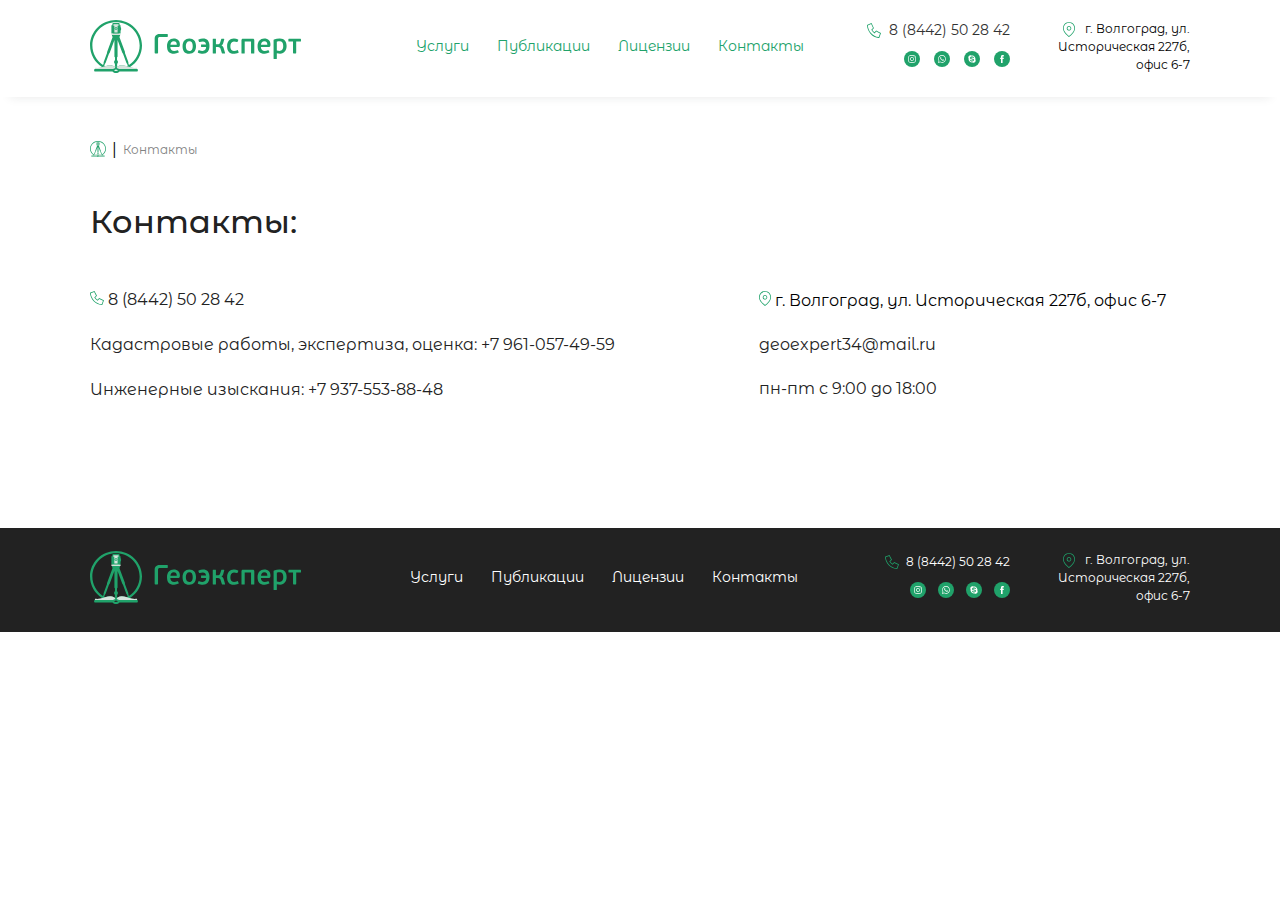
<file: contacts.html>
<!DOCTYPE html>
<html>

<head>
    <title>Контакты</title>
    <meta content="text/html;charset=utf-8" http-equiv="Content-Type">
    <meta content="utf-8" http-equiv="encoding">
    <meta name="viewport" content="width=device-width, initial-scale=1">
    <link rel="stylesheet" href="style.css">
    <link rel="preconnect" href="https://fonts.googleapis.com">
    <link rel="preconnect" href="https://fonts.gstatic.com" crossorigin>
    <link
        href="https://fonts.googleapis.com/css2?family=Montserrat+Alternates:wght@200;300;400;500;600;700&display=swap"
        rel="stylesheet">
</head>

<body>
    <header>
        <div class="container">
            <div class="wraperHeaderMain">
                <div class="wrapperLogoNavigation">
                    <div class="wrapperLogo">
                        <a href="index.html"><img src="img/logo.svg" alt=""></a>
                    </div>
                    <div class="wrapperNavigation">
                        <ul>
                            <li>
                                <a href="services.html">Услуги</a>
                            </li>
                            <li>
                                <a href="publications.html">Публикации</a>
                            </li>
                            <li>
                                <a href="license.html">Лицензии</a>
                            </li>
                            <li>
                                <a href="contacts.html">Контакты</a>
                            </li>
                        </ul>
                    </div>
                </div>
                <div class="wrapperContactsHeader">
                    <div class="wrapperPhoneSocialsHeader">
                        <a href="tel:88442502842" class="phoneHeader">
                            <img src="img/phone.svg" alt="">
                            <span>8 (8442) 50 28 42</span>
                        </a>
                        <div class="wrapperSocialsHeader">
                            <a href="#"><img src="img/inst.svg" alt=""></a>
                            <a href="#"><img src="img/whats.svg" alt=""></a>
                            <a href="#"><img src="img/skype.svg" alt=""></a>
                            <a href="#"><img src="img/facebook.svg" alt=""></a>
                        </div>
                    </div>
                    <div class="wrapperAddressHeader">
                        <img src="img/map.svg" alt="">
                        <span>г. Волгоград, ул. Историческая 227б, офис 6-7</span>
                    </div>
                </div>
            </div>

            <div class="wrapperHeaderMobile">
                <div class="wrapperLogoMobile">
                    <a href="index.html">
                        <svg xmlns="http://www.w3.org/2000/svg" width="175" height="44.92" viewBox="0 0 211 52.92">
                            <g>
                              <path fill="rgb(32,162,106)" fill-rule="evenodd" d="M77.79984569 16.28012527v-1.70462488c0-.44530931-.05745927-.6368402-.5841692-.6368402h-7.62292925c-3.77315844 0-4.93670857 2.39413607-4.93670857 4.98937957v13.8859892c0 .47882721.22504879.57938093.64162847.57938093h2.10205146c.52670994 0 .64162847-.052671.64162847-.57938093V18.7317206c0-1.19227976.47882721-1.80039032 1.91530886-1.80039032h7.26380883c.4644624 0 .57938093-.1723778.57938093-.65120501z"/>
                              <path fill="rgb(32,162,106)" fill-rule="evenodd" d="M77.00978088 26.14396667c0-4.86009597 2.77719117-7.6612358 6.63175965-7.6612358 4.23762512 0 6.26306152 2.3318901 6.24389648 6.1529312 0 1.91051866-.97201538 2.43722917-2.21696472 2.43722917h-7.37872314c.08618164 2.89690399 1.74771118 3.85456085 3.88328552 3.85456085 1.12376404-.01305008 2.2313385-.26952362 3.2464447-.7517624.30166626-.13407134.49798584-.081398.60810852.1675911l.74697876 1.58012772c.07331848.10651398.09432983.24055862.05708313.36439133-.0372467.1238327-.12870789.22405624-.24861145.27244949-1.43070984.77492142-3.04248047 1.15348053-4.66856384 1.09651565-4.462677 0-6.9046936-2.3031578-6.9046936-7.5127983zm6.68441773-4.98459243c-1.9392395 0-3.1889801 1.69026184-3.27038574 3.54811096h6.3731842c0-1.96797943-.60810852-3.54811096-3.10279846-3.54811096z"/>
                              <path fill="rgb(32,162,106)" fill-rule="evenodd" d="M92.56687927 26.10565948c0-4.85051727 2.77241516-7.62292861 6.73710633-7.62292861 4.4099884 0 6.70835876 2.8585968 6.70835876 7.5319519 0 4.91755676-2.32710266 7.6612358-6.7897644 7.6612358-4.462677 0-6.65570069-2.60482024-6.65570069-7.57025909zm3.27038574-.081398c0 3.07885742.8618927 4.9319191 3.40925599 4.9319191 2.58087158 0 3.46670532-2.29837037 3.46670532-4.8505211 0-2.66227722-.69430542-4.90797805-3.35179138-4.90797805-2.38456726 0-3.52416993 2.08289718-3.52416993 4.82658004z"/>
                              <path fill="rgb(32,162,106)" fill-rule="evenodd" d="M113.03195207 18.48273045c-1.51574592-.01773582-3.0156469.30975348-4.38605728.95765443-.3591204.19153088-.3591204.27771978-.22026051.68951118l.5841692 1.63758908c.13885989.30644941.24899015.38785004.68951118.19631915.98266167-.38238603 2.024672-.58981577 3.07885899-.61289883 2.02543911 0 3.05012935 1.13960877 3.2464485 3.13152998h-4.65898878c-.30644942 0-.30644942.13885989-.30644942.33517905v1.77166069c0 .30644941.19631916.36390868.30644942.36390868h4.78827214c-.11013026 2.39413607-1.2210094 3.87850043-3.68696955 3.87850043-1.1170824-.03795485-2.21760771-.2814339-3.2464485-.71824082-.41179141-.19631916-.52192167-.11013026-.6368402.19153089l-.71824082 1.6663187c-.1388599.33039078-.11013026.47882721.22026051.68951119 1.41254028.80442972 3.21771888 1.00074887 4.74038942 1.00074887 4.35253937 0 6.65091-2.71973857 6.65091-7.92937865-.01915309-4.7260246-2.31752372-7.24944402-6.4450143-7.24944402z"/>
                              <path fill="rgb(32,162,106)" fill-rule="evenodd" d="M133.64067535 28.07363954c-.35912041-1.16355013-.77570009-2.10683974-2.29837063-2.54736078l.02394137-.05745926c1.0294785-.44530931 1.58491807-1.41254028 1.88657922-2.55214905l1.02469023-3.62951028c.02872964-.19153089.02872964-.47882721-.33039077-.47882721h-2.269641c-.11180606-.0206457-.2271511.00641643-.3181081.0746342-.09095702.06821775-.14923328.17137159-.1607191.2844862l-1.02947852 3.24166024c-.52192166 1.63758907-1.46521127 1.91530886-2.48990151 1.91530886h-1.74771933v-5.06599192c0-.41657968-.1388599-.44052104-.47882721-.44052104h-2.22175828c-.33039077 0-.4788272.02394136-.4788272.44052104v13.67051695c0 .4117914.16758952.44052103.4788272.44052103H125.45273c.3591204 0 .47882721-.02872963.47882721-.44052103v-6.07631734h2.02065084c1.15329963-.08058335 2.21035073.64328842 2.55214905 1.74771933l1.33592793 4.43872827c.0519567.2161534.2583057.35853421.47882721.33039077h2.39413607c.4453093 0 .38785004-.30644941.36390868-.4788272l-1.43648164-4.81700178z"/>
                              <path fill="rgb(32,162,106)" fill-rule="evenodd" d="M147.88578496 30.31933917c-.11013026-.30166114-.22026052-.38785004-.6368402-.19153088-1.02178888.45336206-2.12400081.69757445-3.24166023.71824082-2.87296328 0-3.60556892-2.0781101-3.60556892-4.65420052 0-2.5760904 1.00074888-4.82657831 3.54810965-4.82657831 1.00002561.02206932 1.98722869.22990155 2.91126946.61289883.44530931.19153089.55543957.11013026.69429946-.19631916l.69429946-1.63758907c.19153089-.3591204.11013026-.47882721-.22504879-.68951119-1.30431278-.66121318-2.75170214-.9901653-4.21367948-.95765442-4.10354922 0-6.703581 3.02139971-6.703581 7.70911814 0 4.96064993 2.27442927 7.48406935 6.40670813 7.48406935 1.52267054 0 3.38052013-.19631916 4.90319067-1.05341987.13585462-.04810823.23818947-.16162188.27200611-.3017194.03381664-.14009753-.00546724-.28779501-.10441659-.39258006l-.69908773-1.62322426z"/>
                              <path fill="rgb(32,162,106)" fill-rule="evenodd" d="M162.90180638 18.8179095H152.8464349c-.36713063-.04732807-.73575204.07579432-1.00074622.33425696-.26499418.25846263-.39727592.62389718-.35912306.99209442v12.75595698c0 .41657967.16280125.4788272.52670993.4788272h2.16908728c.4117914 0 .52192166-.05267098.52192166-.4788272V21.54722462h6.34924886v11.35299324c0 .41657967.16758952.4788272.52670993.4788272h2.17866382c.41657968 0 .55543957-.05267098.55543957-.4788272V20.14426088c.03382723-.37678094-.10752293-.74818293-.38330006-1.00713299-.27577714-.25895006-.65533164-.37666872-1.02924022-.3192184z"/>
                              <path fill="rgb(32,162,106)" fill-rule="evenodd" d="M167.58474731 26.14396667c0-4.86009597 2.7723999-7.6612358 6.62698365-7.6612358 4.24240112 0 6.26782226 2.3318901 6.27261352 6.12898635 0 1.91052247-.97201538 2.43723298-2.21694946 2.43723298h-7.37875366c.08621216 2.89690399 1.7477417 3.85456085 3.88330078 3.85456085 1.11419678-.01582718 2.21185303-.2722664 3.2177124-.7517624.30645752-.13407134.5027771-.081398.61291504.1675911l.76611328 1.60406876c.0730896.10714722.0934143.24175262.0552063.36569977-.038208.12394714-.13079834.22374725-.25152588.27114105-1.43435669.77897262-3.05184936 1.15771103-4.68292236 1.09651565-4.462677 0-6.9046936-2.3031578-6.9046936-7.5127983zm6.68441773-4.98459243c-1.94403076 0-3.18899536 1.69026184-3.27038574 3.54811096h6.37319946c0-1.96797943-.60812378-3.54811096-3.10281372-3.54811096z"/>
                              <path fill="rgb(32,162,106)" fill-rule="evenodd" d="M184.0420227 19.56488037c1.8590088-.73772812 3.84689332-1.09590149 5.84646607-1.05342102 4.79785156 0 6.73712158 3.32785034 6.73712158 7.56547165 0 4.13227844-2.1355896 7.5702591-6.48812866 7.5702591-1.11138916.00535201-2.2192688-.1248932-3.29910278-.38785172v5.26709747c0 .42137146-.11013794.47882843-.5267334.47882843h-2.18823242c-.3638916 0-.52670288-.06224823-.52670288-.47882843V20.23044968c0-.33517838.08139038-.47403717.4453125-.6655693zm2.7963562 10.92205048c.884552.25310135 1.79968262.38360214 2.71972657.3878479 2.1355896 0 3.7109375-1.2210083 3.69177246-4.8026352 0-3.54332351-1.43649292-4.78827285-3.83062744-4.78827285-.87365723.01467895-1.7414856.14509964-2.58087158.38785171v8.81520844z"/>
                              <path fill="rgb(32,162,106)" fill-rule="evenodd" d="M210.4493487 18.8179095h-11.49185313c-.4788272 0-.5506513.19153088-.5506513.60811056v1.52267054c0 .36390868.11013027.55543957.5506513.55543957h4.07960787v11.30989879c0 .4453093.16280125.55543956.60811056.55543956h1.99670948c.4453093 0 .57938093-.08140062.57938093-.55543956v-11.3098988h4.21846775c.44052104 0 .5506513-.19153088.5506513-.55543956v-1.52267054c.00957654-.41657968-.07182409-.60811056-.54107476-.60811056z"/>
                              <path fill="rgb(32,162,106)" fill-rule="evenodd" d="M47.0543518 48.89783478l-.4165802-.91455841-.43095397.08618927c-.11383057-.02233124-.23091126-.02233124-.34474182 0-.7709198.12448883-2.87297059 0-6.14335633-.86188507 7.58636475-4.59666062 12.23797608-12.8063202 12.28192139-21.67651368C52.00064087 11.45354652 40.33639527 0 26.00032043 0 11.66423035 0 0 11.45354652 0 25.5310669c.0448761 8.86994934 4.69624329 17.07918167 12.28192139 21.67651367-3.27038575.8570938-5.30540467.91455078-6.07632447.79484558-.09370422-.0165329-.18177795.01699066-.25634765.04537964-.1197815.04559326-.20477295.0779419-.22247315-.13156128l-.33517456.15322113-.45489502.82836914c-.48547363.05619049-.85076904.46894073-.84751892.95764923v.57939148c0 .52889252.42875672.95764923.95765686.95764923h17.45803833c.33517456.89540863 1.71899414 1.52745819 3.47628784 1.52745819s3.13630677-.63204956 3.47149659-1.5274582h17.47239685c.52890014 0 .95765686-.4287567.95765686-.95764922V49.855484c.00440979-.48225403-.35049439-.89256287-.82836914-.95764923zm-8.68591308-6.64133454l-3.51939392-9.51908493c.05519104-.05293655.09916687-.11645126.12928772-.18674087.06332397-.15333176.06332397-.32550049 0-.47882843l-5.76986694-15.70074463h.8331604v-1.69983673h-.8331604c.0589447-.27141571.09893798-.54660797.1197052-.8235817l.0287323-.29687118h1.19706726v-3.09322739c.29841613-.0782051.5067749-.34750748.5075531-.6559925v-1.915308c-.0024414-.30791474-.21011353-.5763321-.5075531-.65599442V5.1713333h-.90977478V4.11312485c.00001526-.6653347-.5365448-1.20617485-1.20185852-1.21143341h-4.91755677c-.66905212 0-1.21142578.54237747-1.21142578 1.2114334v1.05820847h-.92892456v8.37947846h1.2497406v.29687118c.02471924.27679825.06629944.55183792.12449646.8235817h-.82359314v1.69983673h.84274292L16.97921753 32.0814209c-.06549072.15289688-.06549072.32593536 0 .47882843.02836609.07007217.07072449.1336174.12449646.18674469l-3.50022888 9.50950622c-.06080628.15381623-.06080628.32501221 0 .47882843.03068542.06858063.07461548.13041687.12928772.18195343l-.70866394 1.9727707C6.3873291 40.68989563 2.36190796 33.38523865 2.35583496 25.5310669c0-12.7798996 10.60601807-23.17523766 23.64448547-23.17523766 13.03846741 0 23.64448548 10.39533806 23.64448548 23.17523765-.0071106 7.8625641-4.04037476 15.1737442-10.6874237 19.37335206l-.73260499-1.98234559c.17460632-.17430877.2308197-.4347763.1436615-.66557312zM24.99957275 6.1720829c.60760498-.33038711 1.34121704-.33038711 1.94882203 0v-.34954452c-.00128174-.17016983.06510925-.33387757.18453979-.45510674.11943054-.12122917.28213501-.19004631.45230103-.19131088h.24420166v-.47882652h-3.6917572v.47882652h.22505187c.35247803.00263023.63684082.28913116.63684082.64162826v.35433388zm.99116517 2.66227913c.52890014 0 .95765686-.4287548.95765686-.95765305 0-.52889823-.42875672-.95765495-.95765686-.95765495-.52890015 0-.95765687.42875672-.95765687.95765495 0 .52889824.42875672.95765305.95765687.95765305zm-.99116517.74218178c.60760498.3303852 1.34121704.3303852 1.94882203 0v2.3223114h-1.94882203V9.5765438zm1.84347535 37.40119362c.14364624-.10534668.31123352-.24420166.45010376-.3351822l.25376892-.15801238c2.60003662-1.69504547 4.9702301-1.73814392 9.09771728-.25856018.37828064-.1867447.76133728-.39263916 1.13961792-.60811615l-.82359314-2.22654725c-.0680542-.00564575-.13456726-.0234909-.19631958-.05266952-.15312195-.07152176-.27185058-.20057297-.3303833-.35911942l-3.52416992-9.52866363c-.2370758-.02940369-.43817139-.1880722-.52192688-.41178894l-4.84094238-13.09113693v16.49559784c.00161743.3114891-.2239685.5777092-.53149414.62726211v2.7771988l.78527832 1.43648147c.23493957.43984222.23493957.96791077 0 1.40775299l-.6847229 1.24494934v1.83869553c.00143432.2085266-.1008606.40412902-.27293396.52192688v.67993164zm-11.49185181-.76133728c-.3830719-.19152832-.76133728-.39263916-1.15397644-.61768341l.81880188-2.21697236c.23973083-.0255661.44404602-.18530273.52670288-.41178894l3.51937866-9.52866363c.23886109-.0277176.44218445-.18667603.52671814-.41178894l4.83135986-13.0480423v16.46208191c.00117493.31646729.23294068.58481598.54586792.63204956v2.82986832l-.76612854 1.3790245c-.24621582.44717408-.24621582.9893036 0 1.43647766l.69908143 1.20664978v1.8482666c.00105285.2079239.10276794.40245057.27293396.52192689v.6847229c-.14364625-.10055542-.33996583-.27293396-.4788208-.36390686-1.27427674-.91456604-2.79855347-1.41596985-4.36691285-1.4364853-1.70536804.05699921-3.38822937.40685273-4.9750061 1.03426362zm10.70178223 4.6350479h-.04309082c-.95765687 0-1.64237977-.18674468-1.95361329-.58416747l1.91531372-.73739624 1.97276307.74697113c-.40222168.5362854-1.489151.60332489-1.89137268.57459259z"/>
                              <path fill="rgb(213,227,220)" fill-rule="evenodd" d="M29.04087051 49.03190669l-2.91126946-1.30241003-.10534198.04309445c.00207623-.009464.00207623-.01926562 0-.02872963l.06224753-.09097717.04309445-.03830618c.45478851-.42590343.94141266-.81648334 1.45563473-1.1683384 2.72931512-1.79560205 5.4825716-1.66153043 9.51429674-.16280125 5.06599192 1.88179095 8.17836881 1.6854718 9.29403622 1.513094.16150502-.02157586.32144725-.0535643.47882721-.09576545l.39263832 1.33113966H29.0408705z"/>
                              <path fill="rgb(213,227,220)" fill-rule="evenodd" d="M22.98370626 49.03190669l2.87296328-1.30241003.10534199.04309445v-.02872963l-.06224754-.09097717-.04309445-.03830618c-.44866243-.42513284-.9288614-.81569467-1.43648164-1.1683384-2.72931512-1.79560205-5.4825716-1.66153043-9.51429674-.16280125-5.06599192 1.88179095-8.1783688 1.6854718-9.29403622 1.513094-.16150502-.02157586-.32144725-.0535643-.4788272-.09576545l-.39263832 1.33113966h18.24331684z"/>
                              <path fill="rgb(32,162,106)" fill-rule="evenodd" d="M25.14800526 46.98252621v2.04938048h1.70462489v-2.05416875l-1.70462489.00478827z"/>
                              <rect width="9.179" height="1.408" x="21.384" y="13.541" fill="rgb(213,227,220)" rx="0" ry="0"/>
                              <path fill="rgb(213,227,220)" fill-rule="evenodd" d="M23.3715563 4.13706713v1.58970635h.95765443V12.545273h3.25123678V5.72677348h.97680752V4.13706713H23.3715563z"/>
                              <path fill="rgb(32,162,106)" fill-rule="evenodd" d="M24.4728589 8.38426451c0 .82243631.66671636 1.48915265 1.48915265 1.48915264.8224363-2e-8 1.48915263-.66671637 1.48915261-1.48915266 0-.82243629-.66671636-1.48915262-1.48915265-1.48915261-.82134512.00262832-1.4865243.6678075-1.48915262 1.48915263z"/>
                              <path fill="rgb(213,227,220)" fill-rule="evenodd" d="M25.02351019 8.38426451c0 .52889794.4287565.95765443.95765443.95765443s.95765442-.4287565.95765442-.95765443-.42875649-.95765443-.95765442-.95765443c-.52889794 0-.95765443.4287565-.95765443.95765443z"/>
                              <path fill="rgb(32,162,106)" fill-rule="evenodd" d="M25.37784233 8.38426451c0 .23627438.14232824.44928367.36061731.53970197.21828907.0904183.46955066.04043926.63662188-.12663196.16707123-.16707121.21705027-.4183328.12663198-.63662187-.09041829-.21828907-.30342757-.36061733-.53970196-.36061734-.32262775 0-.58416921.26154146-.58416921.5841692z"/>
                              <path fill="rgb(213,227,220)" fill-rule="evenodd" d="M25.72259792 8.38426451c-.01948676.09695027.02141996.1960824.10360664.25107727.08218669.05499487.18942725.05499487.27161393 0 .08218669-.05499488.1230934-.154127.10360665-.25107727-.02292128-.11403762-.12309524-.19608034-.23941361-.19608034s-.21649233.08204272-.2394136.19608034z"/>
                            </g>
                          </svg>                          
                    </a>
                </div>
                <div class="headerMob">
                    <div class="icon-container">
                        <div id="menuicon">
                            <span class="bar bar1"></span>
                            <span class="bar bar2"></span>
                            <span class="bar bar3"></span>
                        </div>
                    </div>
                    <div class="mobile-menu">
                        <ul>
                            <li>
                                <a href="services.html">Услуги</a>
                            </li>
                            <li>
                                <a href="publications.html">Публикации</a>
                            </li>
                            <li>
                                <a href="license.html">Лицензии</a>
                            </li>
                            <li>
                                <a href="contacts.html">Контакты</a>
                            </li>
                            <li>
                                <a href="tel:88442502842" class="phoneHeader">
                                    <img src="img/phoneMob.svg" alt="">
                                    <span>8 (8442) 50 28 42</span>
                                </a>
                            </li>
                            <li>
                                <div class="wrapperSocailsMob">
                                    <a href="#"><img src="img/mobinst.svg" alt=""></a>
                                    <a href="#"><img src="img/mobwhats.svg" alt=""></a>
                                    <a href="#"><img src="img/mobskype.svg" alt=""></a>
                                    <a href="#"><img src="img/mobface.svg" alt=""></a>
                                </div>
                            </li>
                        </ul>
                    </div>
                </div>

            </div>
        </div>
    </header>

    <section id="services">
        <div class="container">
            <div class="servicesWrapper">
                <div class="wrapperBreadShrimps">
                    <div>
                        <a id="breadShrimps__goHome" href="index.html"><img src="img/lg.svg" alt=""></a>
                    </div>
                    <div>
                        <span>|</span>
                    </div>
                    <div>
                        <p class="activeShrimp">Контакты</p>
                    </div>
                </div>
            </div>
        </div>
    </section>

    <section class="contactsBlockPage">
        <div class="container">
            <div class="wrapperContactsPage">
                <h1>Контакты:</h1>
                <div class="wrapperContactsPageItems">
                    <div class="contactsPageItem">
                        <div class="wrapperPhoneContactPage">
                            <a href="tel:88442502842">
                                <img src="img/phone.svg" alt="">
                                <span>8 (8442) 50 28 42</span>
                            </a>
                        </div>
                        <div class="itemContactPage">
                            <p>Кадастровые работы, экспертиза, оценка: <a href="tel:79610574959">+7 961-057-49-59</a>
                            </p>
                        </div>
                        <div class="itemContactPage">
                            <p>Инженерные изыскания: <a href="tel:79375538848">+7 937-553-88-48</a></p>
                        </div>
                    </div>
                    <div class="contactsPageItem">
                        <div class="wrapperPhoneContactPage">
                            <img src="img/map.svg" alt="">
                            <span>г. Волгоград, ул. Историческая 227б, офис 6-7</span>
                        </div>
                        <div class="itemContactPage">
                            <a href = "mailto: geoexpert34@mail.ru">geoexpert34@mail.ru</a>
                        </div>
                        <div class="itemContactPage">
                            <p>пн-пт с 9:00 до 18:00</p>
                        </div>
                    </div>
                </div>
            </div>
        </div>
    </section>

    <section class="mapBlockContactsPage">
        <div class="container">
            <div class="wrapperMapContactsPage">
                <script type="text/javascript" charset="utf-8" async
                    src="https://api-maps.yandex.ru/services/constructor/1.0/js/?um=constructor%3Ad0d35093dce5acae2fcea62f5401cc42d87d8e6e3af85deb7235284e36e8e448&amp;width=100%25&amp;height=400&amp;lang=ru_RU&amp;scroll=true"></script>
            </div>
            <div class="wrapperMapContactsPageMobile">
                <script type="text/javascript" charset="utf-8" async
                    src="https://api-maps.yandex.ru/services/constructor/1.0/js/?um=constructor%3Ad0d35093dce5acae2fcea62f5401cc42d87d8e6e3af85deb7235284e36e8e448&amp;width=100%25&amp;height=200&amp;lang=ru_RU&amp;scroll=true"></script>
            </div>
        </div>
    </section>

    <footer id="footer">
        <div class="container">
            <div class="wrapperFooter">
                <div class="wrapperLogo">
                    <a href="index.html"><img src="img/logo.svg" alt=""></a>
                </div>
                <div class="wrapperNavigation">
                    <ul>
                        <li>
                            <a href="services.html">Услуги</a>
                        </li>
                        <li>
                            <a href="publications.html">Публикации</a>
                        </li>
                        <li>
                            <a href="license.html">Лицензии</a>
                        </li>
                        <li>
                            <a href="contacts.html">Контакты</a>
                        </li>
                    </ul>
                </div>
                <div class="wrapperContactsHeader">
                    <div class="wrapperPhoneSocialsHeader">
                        <a href="tel:88442502842" class="phoneHeader">
                            <img src="img/phone.svg" alt="">
                            <span>8 (8442) 50 28 42</span>
                        </a>
                        <div class="wrapperSocialsHeader">
                            <a href="#"><img src="img/inst.svg" alt=""></a>
                            <a href="#"><img src="img/whats.svg" alt=""></a>
                            <a href="#"><img src="img/skype.svg" alt=""></a>
                            <a href="#"><img src="img/facebook.svg" alt=""></a>
                        </div>
                    </div>
                    <div class="wrapperAddressHeader">
                        <img src="img/map.svg" alt="">
                        <span>г. Волгоград, ул. Историческая 227б, офис 6-7</span>
                    </div>
                </div>
                <div class="wrapperAddressHeaderAdd">
                    <img src="img/map.svg" alt="">
                    <span>г. Волгоград, ул. Историческая 227б, офис 6-7</span>
                </div>
            </div>
        </div>
    </footer>

    
    <script src="script.js"></script>
    <script src="slider.js"></script>
    <script src="slider-services.js"></script>
</body>

</html>
</file>
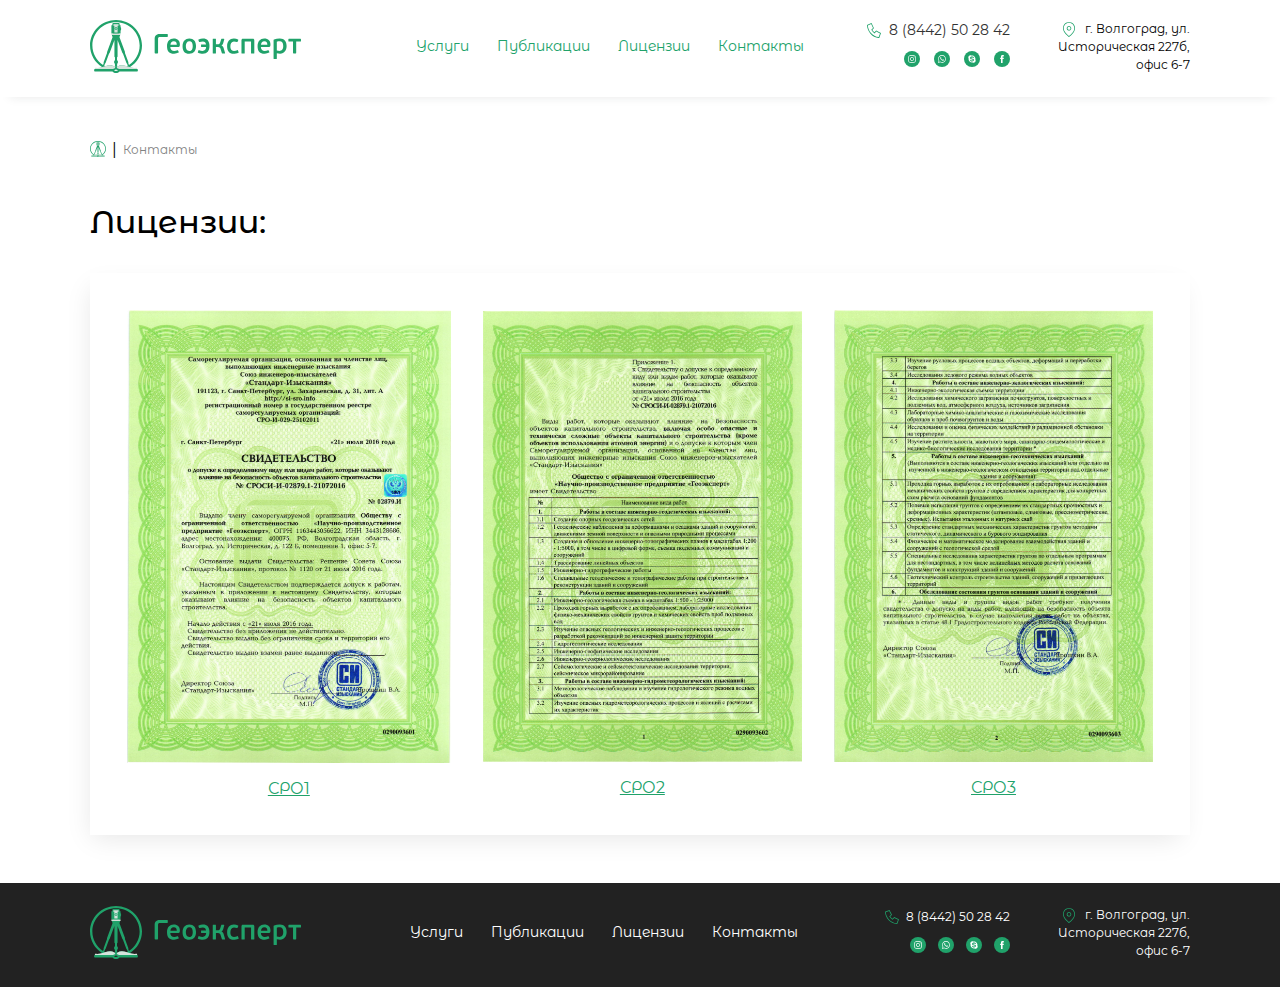
<file: license.html>
<!DOCTYPE html>
<html>

<head>
    <title>Лицензии</title>
    <meta content="text/html;charset=utf-8" http-equiv="Content-Type">
    <meta content="utf-8" http-equiv="encoding">
    <meta name="viewport" content="width=device-width, initial-scale=1">
    <link rel="stylesheet" href="style.css">
    <link rel="preconnect" href="https://fonts.googleapis.com">
    <link rel="preconnect" href="https://fonts.gstatic.com" crossorigin>
    <link
        href="https://fonts.googleapis.com/css2?family=Montserrat+Alternates:wght@200;300;400;500;600;700&display=swap"
        rel="stylesheet">
</head>

<body>
    <div id="jsModal" class="modal">
        <div class="modal__overlay jsOverlay"></div>
        <div class="modal__container" id="modal__container">
            <button class="modal__close jsModalClose">&#10005;</button>
        </div>
    </div>
    <header>
        <div class="container">
            <div class="wraperHeaderMain">
                <div class="wrapperLogoNavigation">
                    <div class="wrapperLogo">
                        <a href="index.html"><img src="img/logo.svg" alt=""></a>
                    </div>
                    <div class="wrapperNavigation">
                        <ul>
                            <li>
                                <a href="services.html">Услуги</a>
                            </li>
                            <li>
                                <a href="publications.html">Публикации</a>
                            </li>
                            <li>
                                <a href="license.html">Лицензии</a>
                            </li>
                            <li>
                                <a href="contacts.html">Контакты</a>
                            </li>
                        </ul>
                    </div>
                </div>
                <div class="wrapperContactsHeader">
                    <div class="wrapperPhoneSocialsHeader">
                        <a href="tel:88442502842" class="phoneHeader">
                            <img src="img/phone.svg" alt="">
                            <span>8 (8442) 50 28 42</span>
                        </a>
                        <div class="wrapperSocialsHeader">
                            <a href="#"><img src="img/inst.svg" alt=""></a>
                            <a href="#"><img src="img/whats.svg" alt=""></a>
                            <a href="#"><img src="img/skype.svg" alt=""></a>
                            <a href="#"><img src="img/facebook.svg" alt=""></a>
                        </div>
                    </div>
                    <div class="wrapperAddressHeader">
                        <img src="img/map.svg" alt="">
                        <span>г. Волгоград, ул. Историческая 227б, офис 6-7</span>
                    </div>
                </div>
            </div>

            <div class="wrapperHeaderMobile">
                <div class="wrapperLogoMobile">
                    <a href="index.html">
                        <svg xmlns="http://www.w3.org/2000/svg" width="175" height="44.92" viewBox="0 0 211 52.92">
                            <g>
                              <path fill="rgb(32,162,106)" fill-rule="evenodd" d="M77.79984569 16.28012527v-1.70462488c0-.44530931-.05745927-.6368402-.5841692-.6368402h-7.62292925c-3.77315844 0-4.93670857 2.39413607-4.93670857 4.98937957v13.8859892c0 .47882721.22504879.57938093.64162847.57938093h2.10205146c.52670994 0 .64162847-.052671.64162847-.57938093V18.7317206c0-1.19227976.47882721-1.80039032 1.91530886-1.80039032h7.26380883c.4644624 0 .57938093-.1723778.57938093-.65120501z"/>
                              <path fill="rgb(32,162,106)" fill-rule="evenodd" d="M77.00978088 26.14396667c0-4.86009597 2.77719117-7.6612358 6.63175965-7.6612358 4.23762512 0 6.26306152 2.3318901 6.24389648 6.1529312 0 1.91051866-.97201538 2.43722917-2.21696472 2.43722917h-7.37872314c.08618164 2.89690399 1.74771118 3.85456085 3.88328552 3.85456085 1.12376404-.01305008 2.2313385-.26952362 3.2464447-.7517624.30166626-.13407134.49798584-.081398.60810852.1675911l.74697876 1.58012772c.07331848.10651398.09432983.24055862.05708313.36439133-.0372467.1238327-.12870789.22405624-.24861145.27244949-1.43070984.77492142-3.04248047 1.15348053-4.66856384 1.09651565-4.462677 0-6.9046936-2.3031578-6.9046936-7.5127983zm6.68441773-4.98459243c-1.9392395 0-3.1889801 1.69026184-3.27038574 3.54811096h6.3731842c0-1.96797943-.60810852-3.54811096-3.10279846-3.54811096z"/>
                              <path fill="rgb(32,162,106)" fill-rule="evenodd" d="M92.56687927 26.10565948c0-4.85051727 2.77241516-7.62292861 6.73710633-7.62292861 4.4099884 0 6.70835876 2.8585968 6.70835876 7.5319519 0 4.91755676-2.32710266 7.6612358-6.7897644 7.6612358-4.462677 0-6.65570069-2.60482024-6.65570069-7.57025909zm3.27038574-.081398c0 3.07885742.8618927 4.9319191 3.40925599 4.9319191 2.58087158 0 3.46670532-2.29837037 3.46670532-4.8505211 0-2.66227722-.69430542-4.90797805-3.35179138-4.90797805-2.38456726 0-3.52416993 2.08289718-3.52416993 4.82658004z"/>
                              <path fill="rgb(32,162,106)" fill-rule="evenodd" d="M113.03195207 18.48273045c-1.51574592-.01773582-3.0156469.30975348-4.38605728.95765443-.3591204.19153088-.3591204.27771978-.22026051.68951118l.5841692 1.63758908c.13885989.30644941.24899015.38785004.68951118.19631915.98266167-.38238603 2.024672-.58981577 3.07885899-.61289883 2.02543911 0 3.05012935 1.13960877 3.2464485 3.13152998h-4.65898878c-.30644942 0-.30644942.13885989-.30644942.33517905v1.77166069c0 .30644941.19631916.36390868.30644942.36390868h4.78827214c-.11013026 2.39413607-1.2210094 3.87850043-3.68696955 3.87850043-1.1170824-.03795485-2.21760771-.2814339-3.2464485-.71824082-.41179141-.19631916-.52192167-.11013026-.6368402.19153089l-.71824082 1.6663187c-.1388599.33039078-.11013026.47882721.22026051.68951119 1.41254028.80442972 3.21771888 1.00074887 4.74038942 1.00074887 4.35253937 0 6.65091-2.71973857 6.65091-7.92937865-.01915309-4.7260246-2.31752372-7.24944402-6.4450143-7.24944402z"/>
                              <path fill="rgb(32,162,106)" fill-rule="evenodd" d="M133.64067535 28.07363954c-.35912041-1.16355013-.77570009-2.10683974-2.29837063-2.54736078l.02394137-.05745926c1.0294785-.44530931 1.58491807-1.41254028 1.88657922-2.55214905l1.02469023-3.62951028c.02872964-.19153089.02872964-.47882721-.33039077-.47882721h-2.269641c-.11180606-.0206457-.2271511.00641643-.3181081.0746342-.09095702.06821775-.14923328.17137159-.1607191.2844862l-1.02947852 3.24166024c-.52192166 1.63758907-1.46521127 1.91530886-2.48990151 1.91530886h-1.74771933v-5.06599192c0-.41657968-.1388599-.44052104-.47882721-.44052104h-2.22175828c-.33039077 0-.4788272.02394136-.4788272.44052104v13.67051695c0 .4117914.16758952.44052103.4788272.44052103H125.45273c.3591204 0 .47882721-.02872963.47882721-.44052103v-6.07631734h2.02065084c1.15329963-.08058335 2.21035073.64328842 2.55214905 1.74771933l1.33592793 4.43872827c.0519567.2161534.2583057.35853421.47882721.33039077h2.39413607c.4453093 0 .38785004-.30644941.36390868-.4788272l-1.43648164-4.81700178z"/>
                              <path fill="rgb(32,162,106)" fill-rule="evenodd" d="M147.88578496 30.31933917c-.11013026-.30166114-.22026052-.38785004-.6368402-.19153088-1.02178888.45336206-2.12400081.69757445-3.24166023.71824082-2.87296328 0-3.60556892-2.0781101-3.60556892-4.65420052 0-2.5760904 1.00074888-4.82657831 3.54810965-4.82657831 1.00002561.02206932 1.98722869.22990155 2.91126946.61289883.44530931.19153089.55543957.11013026.69429946-.19631916l.69429946-1.63758907c.19153089-.3591204.11013026-.47882721-.22504879-.68951119-1.30431278-.66121318-2.75170214-.9901653-4.21367948-.95765442-4.10354922 0-6.703581 3.02139971-6.703581 7.70911814 0 4.96064993 2.27442927 7.48406935 6.40670813 7.48406935 1.52267054 0 3.38052013-.19631916 4.90319067-1.05341987.13585462-.04810823.23818947-.16162188.27200611-.3017194.03381664-.14009753-.00546724-.28779501-.10441659-.39258006l-.69908773-1.62322426z"/>
                              <path fill="rgb(32,162,106)" fill-rule="evenodd" d="M162.90180638 18.8179095H152.8464349c-.36713063-.04732807-.73575204.07579432-1.00074622.33425696-.26499418.25846263-.39727592.62389718-.35912306.99209442v12.75595698c0 .41657967.16280125.4788272.52670993.4788272h2.16908728c.4117914 0 .52192166-.05267098.52192166-.4788272V21.54722462h6.34924886v11.35299324c0 .41657967.16758952.4788272.52670993.4788272h2.17866382c.41657968 0 .55543957-.05267098.55543957-.4788272V20.14426088c.03382723-.37678094-.10752293-.74818293-.38330006-1.00713299-.27577714-.25895006-.65533164-.37666872-1.02924022-.3192184z"/>
                              <path fill="rgb(32,162,106)" fill-rule="evenodd" d="M167.58474731 26.14396667c0-4.86009597 2.7723999-7.6612358 6.62698365-7.6612358 4.24240112 0 6.26782226 2.3318901 6.27261352 6.12898635 0 1.91052247-.97201538 2.43723298-2.21694946 2.43723298h-7.37875366c.08621216 2.89690399 1.7477417 3.85456085 3.88330078 3.85456085 1.11419678-.01582718 2.21185303-.2722664 3.2177124-.7517624.30645752-.13407134.5027771-.081398.61291504.1675911l.76611328 1.60406876c.0730896.10714722.0934143.24175262.0552063.36569977-.038208.12394714-.13079834.22374725-.25152588.27114105-1.43435669.77897262-3.05184936 1.15771103-4.68292236 1.09651565-4.462677 0-6.9046936-2.3031578-6.9046936-7.5127983zm6.68441773-4.98459243c-1.94403076 0-3.18899536 1.69026184-3.27038574 3.54811096h6.37319946c0-1.96797943-.60812378-3.54811096-3.10281372-3.54811096z"/>
                              <path fill="rgb(32,162,106)" fill-rule="evenodd" d="M184.0420227 19.56488037c1.8590088-.73772812 3.84689332-1.09590149 5.84646607-1.05342102 4.79785156 0 6.73712158 3.32785034 6.73712158 7.56547165 0 4.13227844-2.1355896 7.5702591-6.48812866 7.5702591-1.11138916.00535201-2.2192688-.1248932-3.29910278-.38785172v5.26709747c0 .42137146-.11013794.47882843-.5267334.47882843h-2.18823242c-.3638916 0-.52670288-.06224823-.52670288-.47882843V20.23044968c0-.33517838.08139038-.47403717.4453125-.6655693zm2.7963562 10.92205048c.884552.25310135 1.79968262.38360214 2.71972657.3878479 2.1355896 0 3.7109375-1.2210083 3.69177246-4.8026352 0-3.54332351-1.43649292-4.78827285-3.83062744-4.78827285-.87365723.01467895-1.7414856.14509964-2.58087158.38785171v8.81520844z"/>
                              <path fill="rgb(32,162,106)" fill-rule="evenodd" d="M210.4493487 18.8179095h-11.49185313c-.4788272 0-.5506513.19153088-.5506513.60811056v1.52267054c0 .36390868.11013027.55543957.5506513.55543957h4.07960787v11.30989879c0 .4453093.16280125.55543956.60811056.55543956h1.99670948c.4453093 0 .57938093-.08140062.57938093-.55543956v-11.3098988h4.21846775c.44052104 0 .5506513-.19153088.5506513-.55543956v-1.52267054c.00957654-.41657968-.07182409-.60811056-.54107476-.60811056z"/>
                              <path fill="rgb(32,162,106)" fill-rule="evenodd" d="M47.0543518 48.89783478l-.4165802-.91455841-.43095397.08618927c-.11383057-.02233124-.23091126-.02233124-.34474182 0-.7709198.12448883-2.87297059 0-6.14335633-.86188507 7.58636475-4.59666062 12.23797608-12.8063202 12.28192139-21.67651368C52.00064087 11.45354652 40.33639527 0 26.00032043 0 11.66423035 0 0 11.45354652 0 25.5310669c.0448761 8.86994934 4.69624329 17.07918167 12.28192139 21.67651367-3.27038575.8570938-5.30540467.91455078-6.07632447.79484558-.09370422-.0165329-.18177795.01699066-.25634765.04537964-.1197815.04559326-.20477295.0779419-.22247315-.13156128l-.33517456.15322113-.45489502.82836914c-.48547363.05619049-.85076904.46894073-.84751892.95764923v.57939148c0 .52889252.42875672.95764923.95765686.95764923h17.45803833c.33517456.89540863 1.71899414 1.52745819 3.47628784 1.52745819s3.13630677-.63204956 3.47149659-1.5274582h17.47239685c.52890014 0 .95765686-.4287567.95765686-.95764922V49.855484c.00440979-.48225403-.35049439-.89256287-.82836914-.95764923zm-8.68591308-6.64133454l-3.51939392-9.51908493c.05519104-.05293655.09916687-.11645126.12928772-.18674087.06332397-.15333176.06332397-.32550049 0-.47882843l-5.76986694-15.70074463h.8331604v-1.69983673h-.8331604c.0589447-.27141571.09893798-.54660797.1197052-.8235817l.0287323-.29687118h1.19706726v-3.09322739c.29841613-.0782051.5067749-.34750748.5075531-.6559925v-1.915308c-.0024414-.30791474-.21011353-.5763321-.5075531-.65599442V5.1713333h-.90977478V4.11312485c.00001526-.6653347-.5365448-1.20617485-1.20185852-1.21143341h-4.91755677c-.66905212 0-1.21142578.54237747-1.21142578 1.2114334v1.05820847h-.92892456v8.37947846h1.2497406v.29687118c.02471924.27679825.06629944.55183792.12449646.8235817h-.82359314v1.69983673h.84274292L16.97921753 32.0814209c-.06549072.15289688-.06549072.32593536 0 .47882843.02836609.07007217.07072449.1336174.12449646.18674469l-3.50022888 9.50950622c-.06080628.15381623-.06080628.32501221 0 .47882843.03068542.06858063.07461548.13041687.12928772.18195343l-.70866394 1.9727707C6.3873291 40.68989563 2.36190796 33.38523865 2.35583496 25.5310669c0-12.7798996 10.60601807-23.17523766 23.64448547-23.17523766 13.03846741 0 23.64448548 10.39533806 23.64448548 23.17523765-.0071106 7.8625641-4.04037476 15.1737442-10.6874237 19.37335206l-.73260499-1.98234559c.17460632-.17430877.2308197-.4347763.1436615-.66557312zM24.99957275 6.1720829c.60760498-.33038711 1.34121704-.33038711 1.94882203 0v-.34954452c-.00128174-.17016983.06510925-.33387757.18453979-.45510674.11943054-.12122917.28213501-.19004631.45230103-.19131088h.24420166v-.47882652h-3.6917572v.47882652h.22505187c.35247803.00263023.63684082.28913116.63684082.64162826v.35433388zm.99116517 2.66227913c.52890014 0 .95765686-.4287548.95765686-.95765305 0-.52889823-.42875672-.95765495-.95765686-.95765495-.52890015 0-.95765687.42875672-.95765687.95765495 0 .52889824.42875672.95765305.95765687.95765305zm-.99116517.74218178c.60760498.3303852 1.34121704.3303852 1.94882203 0v2.3223114h-1.94882203V9.5765438zm1.84347535 37.40119362c.14364624-.10534668.31123352-.24420166.45010376-.3351822l.25376892-.15801238c2.60003662-1.69504547 4.9702301-1.73814392 9.09771728-.25856018.37828064-.1867447.76133728-.39263916 1.13961792-.60811615l-.82359314-2.22654725c-.0680542-.00564575-.13456726-.0234909-.19631958-.05266952-.15312195-.07152176-.27185058-.20057297-.3303833-.35911942l-3.52416992-9.52866363c-.2370758-.02940369-.43817139-.1880722-.52192688-.41178894l-4.84094238-13.09113693v16.49559784c.00161743.3114891-.2239685.5777092-.53149414.62726211v2.7771988l.78527832 1.43648147c.23493957.43984222.23493957.96791077 0 1.40775299l-.6847229 1.24494934v1.83869553c.00143432.2085266-.1008606.40412902-.27293396.52192688v.67993164zm-11.49185181-.76133728c-.3830719-.19152832-.76133728-.39263916-1.15397644-.61768341l.81880188-2.21697236c.23973083-.0255661.44404602-.18530273.52670288-.41178894l3.51937866-9.52866363c.23886109-.0277176.44218445-.18667603.52671814-.41178894l4.83135986-13.0480423v16.46208191c.00117493.31646729.23294068.58481598.54586792.63204956v2.82986832l-.76612854 1.3790245c-.24621582.44717408-.24621582.9893036 0 1.43647766l.69908143 1.20664978v1.8482666c.00105285.2079239.10276794.40245057.27293396.52192689v.6847229c-.14364625-.10055542-.33996583-.27293396-.4788208-.36390686-1.27427674-.91456604-2.79855347-1.41596985-4.36691285-1.4364853-1.70536804.05699921-3.38822937.40685273-4.9750061 1.03426362zm10.70178223 4.6350479h-.04309082c-.95765687 0-1.64237977-.18674468-1.95361329-.58416747l1.91531372-.73739624 1.97276307.74697113c-.40222168.5362854-1.489151.60332489-1.89137268.57459259z"/>
                              <path fill="rgb(213,227,220)" fill-rule="evenodd" d="M29.04087051 49.03190669l-2.91126946-1.30241003-.10534198.04309445c.00207623-.009464.00207623-.01926562 0-.02872963l.06224753-.09097717.04309445-.03830618c.45478851-.42590343.94141266-.81648334 1.45563473-1.1683384 2.72931512-1.79560205 5.4825716-1.66153043 9.51429674-.16280125 5.06599192 1.88179095 8.17836881 1.6854718 9.29403622 1.513094.16150502-.02157586.32144725-.0535643.47882721-.09576545l.39263832 1.33113966H29.0408705z"/>
                              <path fill="rgb(213,227,220)" fill-rule="evenodd" d="M22.98370626 49.03190669l2.87296328-1.30241003.10534199.04309445v-.02872963l-.06224754-.09097717-.04309445-.03830618c-.44866243-.42513284-.9288614-.81569467-1.43648164-1.1683384-2.72931512-1.79560205-5.4825716-1.66153043-9.51429674-.16280125-5.06599192 1.88179095-8.1783688 1.6854718-9.29403622 1.513094-.16150502-.02157586-.32144725-.0535643-.4788272-.09576545l-.39263832 1.33113966h18.24331684z"/>
                              <path fill="rgb(32,162,106)" fill-rule="evenodd" d="M25.14800526 46.98252621v2.04938048h1.70462489v-2.05416875l-1.70462489.00478827z"/>
                              <rect width="9.179" height="1.408" x="21.384" y="13.541" fill="rgb(213,227,220)" rx="0" ry="0"/>
                              <path fill="rgb(213,227,220)" fill-rule="evenodd" d="M23.3715563 4.13706713v1.58970635h.95765443V12.545273h3.25123678V5.72677348h.97680752V4.13706713H23.3715563z"/>
                              <path fill="rgb(32,162,106)" fill-rule="evenodd" d="M24.4728589 8.38426451c0 .82243631.66671636 1.48915265 1.48915265 1.48915264.8224363-2e-8 1.48915263-.66671637 1.48915261-1.48915266 0-.82243629-.66671636-1.48915262-1.48915265-1.48915261-.82134512.00262832-1.4865243.6678075-1.48915262 1.48915263z"/>
                              <path fill="rgb(213,227,220)" fill-rule="evenodd" d="M25.02351019 8.38426451c0 .52889794.4287565.95765443.95765443.95765443s.95765442-.4287565.95765442-.95765443-.42875649-.95765443-.95765442-.95765443c-.52889794 0-.95765443.4287565-.95765443.95765443z"/>
                              <path fill="rgb(32,162,106)" fill-rule="evenodd" d="M25.37784233 8.38426451c0 .23627438.14232824.44928367.36061731.53970197.21828907.0904183.46955066.04043926.63662188-.12663196.16707123-.16707121.21705027-.4183328.12663198-.63662187-.09041829-.21828907-.30342757-.36061733-.53970196-.36061734-.32262775 0-.58416921.26154146-.58416921.5841692z"/>
                              <path fill="rgb(213,227,220)" fill-rule="evenodd" d="M25.72259792 8.38426451c-.01948676.09695027.02141996.1960824.10360664.25107727.08218669.05499487.18942725.05499487.27161393 0 .08218669-.05499488.1230934-.154127.10360665-.25107727-.02292128-.11403762-.12309524-.19608034-.23941361-.19608034s-.21649233.08204272-.2394136.19608034z"/>
                            </g>
                          </svg>
                          
                    </a>
                </div>
                <div class="headerMob">
                    <div class="icon-container">
                        <div id="menuicon">
                            <span class="bar bar1"></span>
                            <span class="bar bar2"></span>
                            <span class="bar bar3"></span>
                        </div>
                    </div>
                    <div class="mobile-menu">
                        <ul>
                            <li>
                                <a href="services.html">Услуги</a>
                            </li>
                            <li>
                                <a href="publications.html">Публикации</a>
                            </li>
                            <li>
                                <a href="license.html">Лицензии</a>
                            </li>
                            <li>
                                <a href="contacts.html">Контакты</a>
                            </li>
                            <li>
                                <a href="tel:88442502842" class="phoneHeader">
                                    <img src="img/phoneMob.svg" alt="">
                                    <span>8 (8442) 50 28 42</span>
                                </a>
                            </li>
                            <li>
                                <div class="wrapperSocailsMob">
                                    <a href="#"><img src="img/mobinst.svg" alt=""></a>
                                    <a href="#"><img src="img/mobwhats.svg" alt=""></a>
                                    <a href="#"><img src="img/mobskype.svg" alt=""></a>
                                    <a href="#"><img src="img/mobface.svg" alt=""></a>
                                </div>
                            </li>
                        </ul>
                    </div>
                </div>

            </div>
        </div>
    </header>

    <section id="services">
        <div class="container">
            <div class="servicesWrapper">
                <div class="wrapperBreadShrimps">
                    <div>
                        <a id="breadShrimps__goHome" href="index.html"><img src="img/lg.svg" alt=""></a>
                    </div>
                    <div>
                        <span>|</span>
                    </div>
                    <div>
                        <p class="activeShrimp">Контакты</p>
                    </div>
                </div>
            </div>
        </div>
    </section>

    <section class="licensePage" id="licensePage">
        <div class="container">
            <div class="wrapperLicensePage">
                <h1>Лицензии:</h1>
                <div class="wrapperSertificatesLicensePage">
                    <div class="sertificateLicensePageItem">
                        <img src="img/license/СРО1.jpg" alt="">
                        <a data-license="СРО1" class="licenseOpenImage" href="#jsModal">СРО1</a>
                    </div>
                    <div class="sertificateLicensePageItem">
                        <img src="img/license/СРО2.jpg" alt="">
                        <a data-license="СРО2" class="licenseOpenImage" href="#jsModal">СРО2</a>
                    </div>
                    <div class="sertificateLicensePageItem">
                        <img src="img/license/СРО3.jpg" alt="">
                        <a data-license="СРО3" class="licenseOpenImage" href="#jsModal">СРО3</a>
                    </div>
                </div>
                <div class="wrapperSertificatesLicensePageMob">
                    <div class="slidercontainerLicense slider13">
                        <div class="sliderLine">
                            <div class="showSlideLicense">
                                <div class="slideServices__itemSlide">
                                    <div class="aboutItemSliderLicense">
                                        <img src="img/license/СРО1.jpg" alt="">
                                        <a data-license="СРО1" class="licenseOpenImage" href="#jsModal">СРО1</a>
                                    </div>
                                </div>
                            </div>

                            <div class="showSlideLicense">
                                <div class="slideServices__itemSlide">
                                    <div class="aboutItemSliderLicense">
                                        <img src="img/license/СРО2.jpg" alt="">
                                        <a data-license="СРО2" class="licenseOpenImage" href="#jsModal">СРО2</a>
                                    </div>
                                </div>
                            </div>

                            <div class="showSlideLicense">
                                <div class="slideServices__itemSlide">
                                    <div class="aboutItemSliderLicense">
                                        <img src="img/license/СРО3.jpg" alt="">
                                        <a data-license="СРО3" class="licenseOpenImage" href="#jsModal">СРО3</a>
                                    </div>
                                </div>
                            </div>
                        </div>

                        <div class="sliderControl sliderControlLicense">
                            <button class="leftSliderLicense"></button>
                            <button class="rightSliderLicense"></button>
                        </div>
                    </div>
                </div>
            </div>
        </div>
    </section>

    <footer id="footer">
        <div class="container">
            <div class="wrapperFooter">
                <div class="wrapperLogo">
                    <a href="index.html"><img src="img/logo.svg" alt=""></a>
                </div>
                <div class="wrapperNavigation">
                    <ul>
                        <li>
                            <a href="services.html">Услуги</a>
                        </li>
                        <li>
                            <a href="publications.html">Публикации</a>
                        </li>
                        <li>
                            <a href="license.html">Лицензии</a>
                        </li>
                        <li>
                            <a href="contacts.html">Контакты</a>
                        </li>
                    </ul>
                </div>
                <div class="wrapperContactsHeader">
                    <div class="wrapperPhoneSocialsHeader">
                        <a href="tel:88442502842" class="phoneHeader">
                            <img src="img/phone.svg" alt="">
                            <span>8 (8442) 50 28 42</span>
                        </a>
                        <div class="wrapperSocialsHeader">
                            <a href="#"><img src="img/inst.svg" alt=""></a>
                            <a href="#"><img src="img/whats.svg" alt=""></a>
                            <a href="#"><img src="img/skype.svg" alt=""></a>
                            <a href="#"><img src="img/facebook.svg" alt=""></a>
                        </div>
                    </div>
                    <div class="wrapperAddressHeader">
                        <img src="img/map.svg" alt="">
                        <span>г. Волгоград, ул. Историческая 227б, офис 6-7</span>
                    </div>
                </div>
                <div class="wrapperAddressHeaderAdd">
                    <img src="img/map.svg" alt="">
                    <span>г. Волгоград, ул. Историческая 227б, офис 6-7</span>
                </div>
            </div>
        </div>
    </footer>

    
    <script src="script.js"></script>
    <script src="slider.js"></script>
    <script src="license.js"></script>
    <script src="slider-services.js"></script>
</body>

</html>
</file>
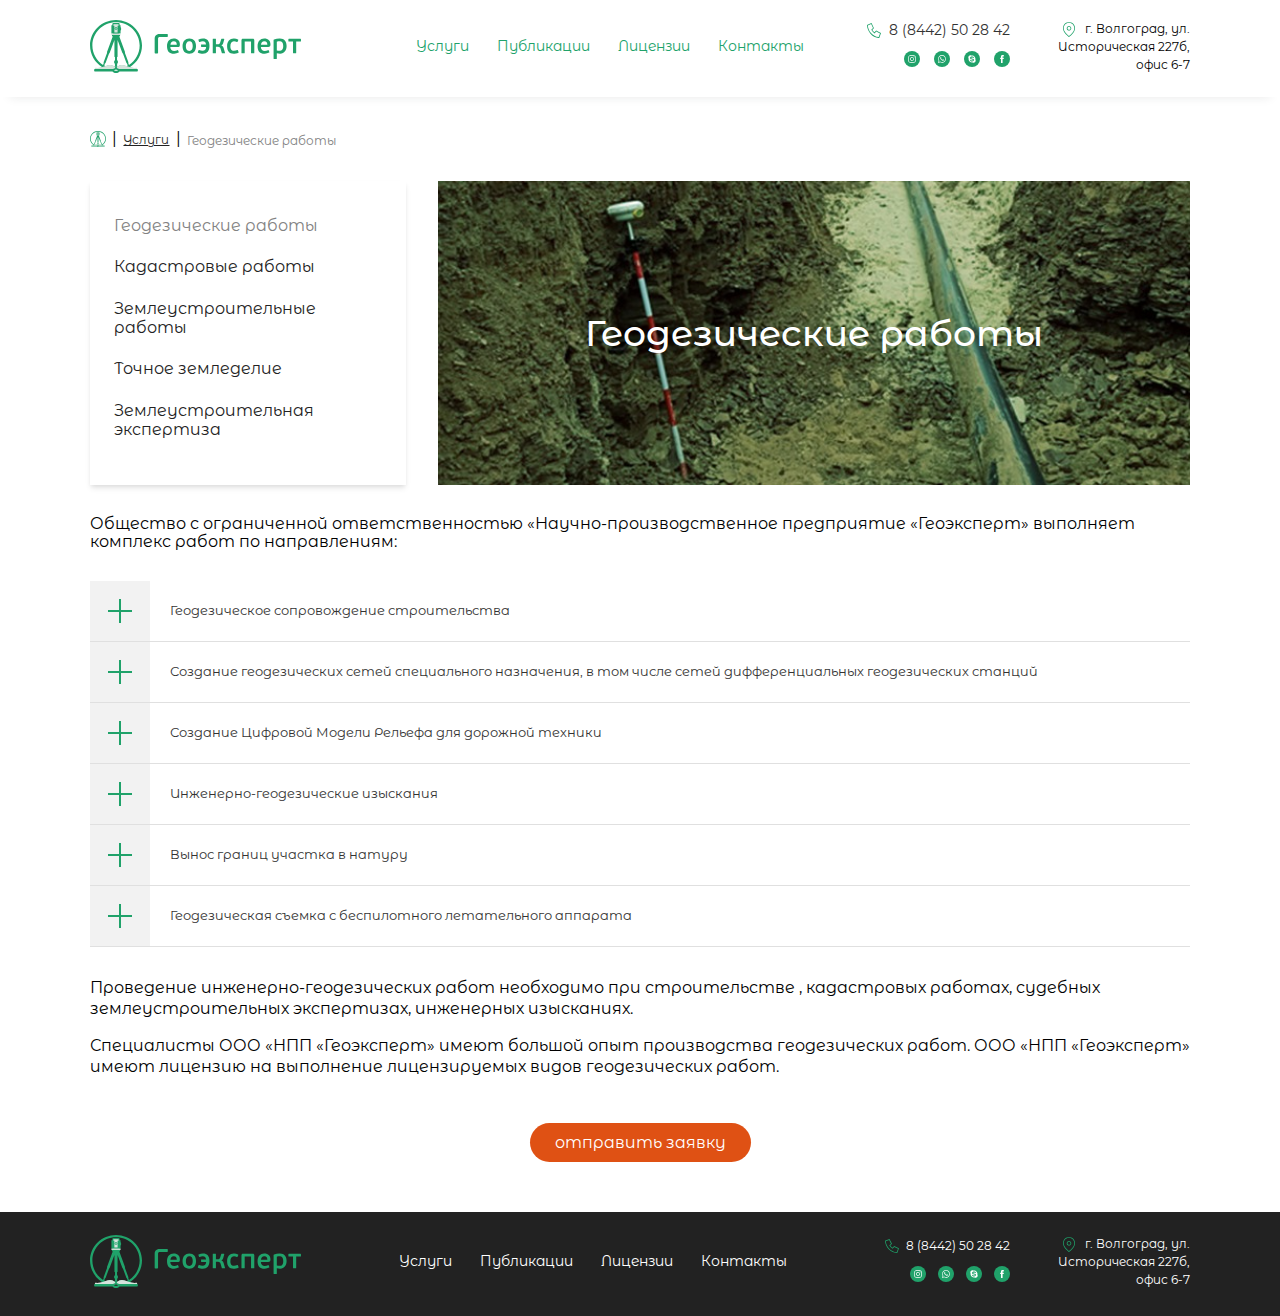
<file: services.html>
<!DOCTYPE html>
<html>

<head>
    <title>Услуги</title>
    <meta content="text/html;charset=utf-8" http-equiv="Content-Type">
    <meta content="utf-8" http-equiv="encoding">
    <meta name="viewport" content="width=device-width, initial-scale=1">
    <link rel="stylesheet" href="style.css">
    <link rel="preconnect" href="https://fonts.googleapis.com">
    <link rel="preconnect" href="https://fonts.gstatic.com" crossorigin>
    <link
        href="https://fonts.googleapis.com/css2?family=Montserrat+Alternates:wght@200;300;400;500;600;700&display=swap"
        rel="stylesheet">
</head>

<body>
    <header>
        <div class="container">
            <div class="wraperHeaderMain">
                <div class="wrapperLogoNavigation">
                    <div class="wrapperLogo">
                        <a href="index.html">
                            <svg xmlns="http://www.w3.org/2000/svg" width="211" height="52.92" viewBox="0 0 211 52.92">
                                <g>
                                    <path fill="rgb(32,162,106)" fill-rule="evenodd"
                                        d="M77.79984569 16.28012527v-1.70462488c0-.44530931-.05745927-.6368402-.5841692-.6368402h-7.62292925c-3.77315844 0-4.93670857 2.39413607-4.93670857 4.98937957v13.8859892c0 .47882721.22504879.57938093.64162847.57938093h2.10205146c.52670994 0 .64162847-.052671.64162847-.57938093V18.7317206c0-1.19227976.47882721-1.80039032 1.91530886-1.80039032h7.26380883c.4644624 0 .57938093-.1723778.57938093-.65120501z" />
                                    <path fill="rgb(32,162,106)" fill-rule="evenodd"
                                        d="M77.00978088 26.14396667c0-4.86009597 2.77719117-7.6612358 6.63175965-7.6612358 4.23762512 0 6.26306152 2.3318901 6.24389648 6.1529312 0 1.91051866-.97201538 2.43722917-2.21696472 2.43722917h-7.37872314c.08618164 2.89690399 1.74771118 3.85456085 3.88328552 3.85456085 1.12376404-.01305008 2.2313385-.26952362 3.2464447-.7517624.30166626-.13407134.49798584-.081398.60810852.1675911l.74697876 1.58012772c.07331848.10651398.09432983.24055862.05708313.36439133-.0372467.1238327-.12870789.22405624-.24861145.27244949-1.43070984.77492142-3.04248047 1.15348053-4.66856384 1.09651565-4.462677 0-6.9046936-2.3031578-6.9046936-7.5127983zm6.68441773-4.98459243c-1.9392395 0-3.1889801 1.69026184-3.27038574 3.54811096h6.3731842c0-1.96797943-.60810852-3.54811096-3.10279846-3.54811096z" />
                                    <path fill="rgb(32,162,106)" fill-rule="evenodd"
                                        d="M92.56687927 26.10565948c0-4.85051727 2.77241516-7.62292861 6.73710633-7.62292861 4.4099884 0 6.70835876 2.8585968 6.70835876 7.5319519 0 4.91755676-2.32710266 7.6612358-6.7897644 7.6612358-4.462677 0-6.65570069-2.60482024-6.65570069-7.57025909zm3.27038574-.081398c0 3.07885742.8618927 4.9319191 3.40925599 4.9319191 2.58087158 0 3.46670532-2.29837037 3.46670532-4.8505211 0-2.66227722-.69430542-4.90797805-3.35179138-4.90797805-2.38456726 0-3.52416993 2.08289718-3.52416993 4.82658004z" />
                                    <path fill="rgb(32,162,106)" fill-rule="evenodd"
                                        d="M113.03195207 18.48273045c-1.51574592-.01773582-3.0156469.30975348-4.38605728.95765443-.3591204.19153088-.3591204.27771978-.22026051.68951118l.5841692 1.63758908c.13885989.30644941.24899015.38785004.68951118.19631915.98266167-.38238603 2.024672-.58981577 3.07885899-.61289883 2.02543911 0 3.05012935 1.13960877 3.2464485 3.13152998h-4.65898878c-.30644942 0-.30644942.13885989-.30644942.33517905v1.77166069c0 .30644941.19631916.36390868.30644942.36390868h4.78827214c-.11013026 2.39413607-1.2210094 3.87850043-3.68696955 3.87850043-1.1170824-.03795485-2.21760771-.2814339-3.2464485-.71824082-.41179141-.19631916-.52192167-.11013026-.6368402.19153089l-.71824082 1.6663187c-.1388599.33039078-.11013026.47882721.22026051.68951119 1.41254028.80442972 3.21771888 1.00074887 4.74038942 1.00074887 4.35253937 0 6.65091-2.71973857 6.65091-7.92937865-.01915309-4.7260246-2.31752372-7.24944402-6.4450143-7.24944402z" />
                                    <path fill="rgb(32,162,106)" fill-rule="evenodd"
                                        d="M133.64067535 28.07363954c-.35912041-1.16355013-.77570009-2.10683974-2.29837063-2.54736078l.02394137-.05745926c1.0294785-.44530931 1.58491807-1.41254028 1.88657922-2.55214905l1.02469023-3.62951028c.02872964-.19153089.02872964-.47882721-.33039077-.47882721h-2.269641c-.11180606-.0206457-.2271511.00641643-.3181081.0746342-.09095702.06821775-.14923328.17137159-.1607191.2844862l-1.02947852 3.24166024c-.52192166 1.63758907-1.46521127 1.91530886-2.48990151 1.91530886h-1.74771933v-5.06599192c0-.41657968-.1388599-.44052104-.47882721-.44052104h-2.22175828c-.33039077 0-.4788272.02394136-.4788272.44052104v13.67051695c0 .4117914.16758952.44052103.4788272.44052103H125.45273c.3591204 0 .47882721-.02872963.47882721-.44052103v-6.07631734h2.02065084c1.15329963-.08058335 2.21035073.64328842 2.55214905 1.74771933l1.33592793 4.43872827c.0519567.2161534.2583057.35853421.47882721.33039077h2.39413607c.4453093 0 .38785004-.30644941.36390868-.4788272l-1.43648164-4.81700178z" />
                                    <path fill="rgb(32,162,106)" fill-rule="evenodd"
                                        d="M147.88578496 30.31933917c-.11013026-.30166114-.22026052-.38785004-.6368402-.19153088-1.02178888.45336206-2.12400081.69757445-3.24166023.71824082-2.87296328 0-3.60556892-2.0781101-3.60556892-4.65420052 0-2.5760904 1.00074888-4.82657831 3.54810965-4.82657831 1.00002561.02206932 1.98722869.22990155 2.91126946.61289883.44530931.19153089.55543957.11013026.69429946-.19631916l.69429946-1.63758907c.19153089-.3591204.11013026-.47882721-.22504879-.68951119-1.30431278-.66121318-2.75170214-.9901653-4.21367948-.95765442-4.10354922 0-6.703581 3.02139971-6.703581 7.70911814 0 4.96064993 2.27442927 7.48406935 6.40670813 7.48406935 1.52267054 0 3.38052013-.19631916 4.90319067-1.05341987.13585462-.04810823.23818947-.16162188.27200611-.3017194.03381664-.14009753-.00546724-.28779501-.10441659-.39258006l-.69908773-1.62322426z" />
                                    <path fill="rgb(32,162,106)" fill-rule="evenodd"
                                        d="M162.90180638 18.8179095H152.8464349c-.36713063-.04732807-.73575204.07579432-1.00074622.33425696-.26499418.25846263-.39727592.62389718-.35912306.99209442v12.75595698c0 .41657967.16280125.4788272.52670993.4788272h2.16908728c.4117914 0 .52192166-.05267098.52192166-.4788272V21.54722462h6.34924886v11.35299324c0 .41657967.16758952.4788272.52670993.4788272h2.17866382c.41657968 0 .55543957-.05267098.55543957-.4788272V20.14426088c.03382723-.37678094-.10752293-.74818293-.38330006-1.00713299-.27577714-.25895006-.65533164-.37666872-1.02924022-.3192184z" />
                                    <path fill="rgb(32,162,106)" fill-rule="evenodd"
                                        d="M167.58474731 26.14396667c0-4.86009597 2.7723999-7.6612358 6.62698365-7.6612358 4.24240112 0 6.26782226 2.3318901 6.27261352 6.12898635 0 1.91052247-.97201538 2.43723298-2.21694946 2.43723298h-7.37875366c.08621216 2.89690399 1.7477417 3.85456085 3.88330078 3.85456085 1.11419678-.01582718 2.21185303-.2722664 3.2177124-.7517624.30645752-.13407134.5027771-.081398.61291504.1675911l.76611328 1.60406876c.0730896.10714722.0934143.24175262.0552063.36569977-.038208.12394714-.13079834.22374725-.25152588.27114105-1.43435669.77897262-3.05184936 1.15771103-4.68292236 1.09651565-4.462677 0-6.9046936-2.3031578-6.9046936-7.5127983zm6.68441773-4.98459243c-1.94403076 0-3.18899536 1.69026184-3.27038574 3.54811096h6.37319946c0-1.96797943-.60812378-3.54811096-3.10281372-3.54811096z" />
                                    <path fill="rgb(32,162,106)" fill-rule="evenodd"
                                        d="M184.0420227 19.56488037c1.8590088-.73772812 3.84689332-1.09590149 5.84646607-1.05342102 4.79785156 0 6.73712158 3.32785034 6.73712158 7.56547165 0 4.13227844-2.1355896 7.5702591-6.48812866 7.5702591-1.11138916.00535201-2.2192688-.1248932-3.29910278-.38785172v5.26709747c0 .42137146-.11013794.47882843-.5267334.47882843h-2.18823242c-.3638916 0-.52670288-.06224823-.52670288-.47882843V20.23044968c0-.33517838.08139038-.47403717.4453125-.6655693zm2.7963562 10.92205048c.884552.25310135 1.79968262.38360214 2.71972657.3878479 2.1355896 0 3.7109375-1.2210083 3.69177246-4.8026352 0-3.54332351-1.43649292-4.78827285-3.83062744-4.78827285-.87365723.01467895-1.7414856.14509964-2.58087158.38785171v8.81520844z" />
                                    <path fill="rgb(32,162,106)" fill-rule="evenodd"
                                        d="M210.4493487 18.8179095h-11.49185313c-.4788272 0-.5506513.19153088-.5506513.60811056v1.52267054c0 .36390868.11013027.55543957.5506513.55543957h4.07960787v11.30989879c0 .4453093.16280125.55543956.60811056.55543956h1.99670948c.4453093 0 .57938093-.08140062.57938093-.55543956v-11.3098988h4.21846775c.44052104 0 .5506513-.19153088.5506513-.55543956v-1.52267054c.00957654-.41657968-.07182409-.60811056-.54107476-.60811056z" />
                                    <path fill="rgb(32,162,106)" fill-rule="evenodd"
                                        d="M47.0543518 48.89783478l-.4165802-.91455841-.43095397.08618927c-.11383057-.02233124-.23091126-.02233124-.34474182 0-.7709198.12448883-2.87297059 0-6.14335633-.86188507 7.58636475-4.59666062 12.23797608-12.8063202 12.28192139-21.67651368C52.00064087 11.45354652 40.33639527 0 26.00032043 0 11.66423035 0 0 11.45354652 0 25.5310669c.0448761 8.86994934 4.69624329 17.07918167 12.28192139 21.67651367-3.27038575.8570938-5.30540467.91455078-6.07632447.79484558-.09370422-.0165329-.18177795.01699066-.25634765.04537964-.1197815.04559326-.20477295.0779419-.22247315-.13156128l-.33517456.15322113-.45489502.82836914c-.48547363.05619049-.85076904.46894073-.84751892.95764923v.57939148c0 .52889252.42875672.95764923.95765686.95764923h17.45803833c.33517456.89540863 1.71899414 1.52745819 3.47628784 1.52745819s3.13630677-.63204956 3.47149659-1.5274582h17.47239685c.52890014 0 .95765686-.4287567.95765686-.95764922V49.855484c.00440979-.48225403-.35049439-.89256287-.82836914-.95764923zm-8.68591308-6.64133454l-3.51939392-9.51908493c.05519104-.05293655.09916687-.11645126.12928772-.18674087.06332397-.15333176.06332397-.32550049 0-.47882843l-5.76986694-15.70074463h.8331604v-1.69983673h-.8331604c.0589447-.27141571.09893798-.54660797.1197052-.8235817l.0287323-.29687118h1.19706726v-3.09322739c.29841613-.0782051.5067749-.34750748.5075531-.6559925v-1.915308c-.0024414-.30791474-.21011353-.5763321-.5075531-.65599442V5.1713333h-.90977478V4.11312485c.00001526-.6653347-.5365448-1.20617485-1.20185852-1.21143341h-4.91755677c-.66905212 0-1.21142578.54237747-1.21142578 1.2114334v1.05820847h-.92892456v8.37947846h1.2497406v.29687118c.02471924.27679825.06629944.55183792.12449646.8235817h-.82359314v1.69983673h.84274292L16.97921753 32.0814209c-.06549072.15289688-.06549072.32593536 0 .47882843.02836609.07007217.07072449.1336174.12449646.18674469l-3.50022888 9.50950622c-.06080628.15381623-.06080628.32501221 0 .47882843.03068542.06858063.07461548.13041687.12928772.18195343l-.70866394 1.9727707C6.3873291 40.68989563 2.36190796 33.38523865 2.35583496 25.5310669c0-12.7798996 10.60601807-23.17523766 23.64448547-23.17523766 13.03846741 0 23.64448548 10.39533806 23.64448548 23.17523765-.0071106 7.8625641-4.04037476 15.1737442-10.6874237 19.37335206l-.73260499-1.98234559c.17460632-.17430877.2308197-.4347763.1436615-.66557312zM24.99957275 6.1720829c.60760498-.33038711 1.34121704-.33038711 1.94882203 0v-.34954452c-.00128174-.17016983.06510925-.33387757.18453979-.45510674.11943054-.12122917.28213501-.19004631.45230103-.19131088h.24420166v-.47882652h-3.6917572v.47882652h.22505187c.35247803.00263023.63684082.28913116.63684082.64162826v.35433388zm.99116517 2.66227913c.52890014 0 .95765686-.4287548.95765686-.95765305 0-.52889823-.42875672-.95765495-.95765686-.95765495-.52890015 0-.95765687.42875672-.95765687.95765495 0 .52889824.42875672.95765305.95765687.95765305zm-.99116517.74218178c.60760498.3303852 1.34121704.3303852 1.94882203 0v2.3223114h-1.94882203V9.5765438zm1.84347535 37.40119362c.14364624-.10534668.31123352-.24420166.45010376-.3351822l.25376892-.15801238c2.60003662-1.69504547 4.9702301-1.73814392 9.09771728-.25856018.37828064-.1867447.76133728-.39263916 1.13961792-.60811615l-.82359314-2.22654725c-.0680542-.00564575-.13456726-.0234909-.19631958-.05266952-.15312195-.07152176-.27185058-.20057297-.3303833-.35911942l-3.52416992-9.52866363c-.2370758-.02940369-.43817139-.1880722-.52192688-.41178894l-4.84094238-13.09113693v16.49559784c.00161743.3114891-.2239685.5777092-.53149414.62726211v2.7771988l.78527832 1.43648147c.23493957.43984222.23493957.96791077 0 1.40775299l-.6847229 1.24494934v1.83869553c.00143432.2085266-.1008606.40412902-.27293396.52192688v.67993164zm-11.49185181-.76133728c-.3830719-.19152832-.76133728-.39263916-1.15397644-.61768341l.81880188-2.21697236c.23973083-.0255661.44404602-.18530273.52670288-.41178894l3.51937866-9.52866363c.23886109-.0277176.44218445-.18667603.52671814-.41178894l4.83135986-13.0480423v16.46208191c.00117493.31646729.23294068.58481598.54586792.63204956v2.82986832l-.76612854 1.3790245c-.24621582.44717408-.24621582.9893036 0 1.43647766l.69908143 1.20664978v1.8482666c.00105285.2079239.10276794.40245057.27293396.52192689v.6847229c-.14364625-.10055542-.33996583-.27293396-.4788208-.36390686-1.27427674-.91456604-2.79855347-1.41596985-4.36691285-1.4364853-1.70536804.05699921-3.38822937.40685273-4.9750061 1.03426362zm10.70178223 4.6350479h-.04309082c-.95765687 0-1.64237977-.18674468-1.95361329-.58416747l1.91531372-.73739624 1.97276307.74697113c-.40222168.5362854-1.489151.60332489-1.89137268.57459259z" />
                                    <path fill="rgb(213,227,220)" fill-rule="evenodd"
                                        d="M29.04087051 49.03190669l-2.91126946-1.30241003-.10534198.04309445c.00207623-.009464.00207623-.01926562 0-.02872963l.06224753-.09097717.04309445-.03830618c.45478851-.42590343.94141266-.81648334 1.45563473-1.1683384 2.72931512-1.79560205 5.4825716-1.66153043 9.51429674-.16280125 5.06599192 1.88179095 8.17836881 1.6854718 9.29403622 1.513094.16150502-.02157586.32144725-.0535643.47882721-.09576545l.39263832 1.33113966H29.0408705z" />
                                    <path fill="rgb(213,227,220)" fill-rule="evenodd"
                                        d="M22.98370626 49.03190669l2.87296328-1.30241003.10534199.04309445v-.02872963l-.06224754-.09097717-.04309445-.03830618c-.44866243-.42513284-.9288614-.81569467-1.43648164-1.1683384-2.72931512-1.79560205-5.4825716-1.66153043-9.51429674-.16280125-5.06599192 1.88179095-8.1783688 1.6854718-9.29403622 1.513094-.16150502-.02157586-.32144725-.0535643-.4788272-.09576545l-.39263832 1.33113966h18.24331684z" />
                                    <path fill="rgb(32,162,106)" fill-rule="evenodd"
                                        d="M25.14800526 46.98252621v2.04938048h1.70462489v-2.05416875l-1.70462489.00478827z" />
                                    <rect width="9.179" height="1.408" x="21.384" y="13.541" fill="rgb(213,227,220)"
                                        rx="0" ry="0" />
                                    <path fill="rgb(213,227,220)" fill-rule="evenodd"
                                        d="M23.3715563 4.13706713v1.58970635h.95765443V12.545273h3.25123678V5.72677348h.97680752V4.13706713H23.3715563z" />
                                    <path fill="rgb(32,162,106)" fill-rule="evenodd"
                                        d="M24.4728589 8.38426451c0 .82243631.66671636 1.48915265 1.48915265 1.48915264.8224363-2e-8 1.48915263-.66671637 1.48915261-1.48915266 0-.82243629-.66671636-1.48915262-1.48915265-1.48915261-.82134512.00262832-1.4865243.6678075-1.48915262 1.48915263z" />
                                    <path fill="rgb(213,227,220)" fill-rule="evenodd"
                                        d="M25.02351019 8.38426451c0 .52889794.4287565.95765443.95765443.95765443s.95765442-.4287565.95765442-.95765443-.42875649-.95765443-.95765442-.95765443c-.52889794 0-.95765443.4287565-.95765443.95765443z" />
                                    <path fill="rgb(32,162,106)" fill-rule="evenodd"
                                        d="M25.37784233 8.38426451c0 .23627438.14232824.44928367.36061731.53970197.21828907.0904183.46955066.04043926.63662188-.12663196.16707123-.16707121.21705027-.4183328.12663198-.63662187-.09041829-.21828907-.30342757-.36061733-.53970196-.36061734-.32262775 0-.58416921.26154146-.58416921.5841692z" />
                                    <path fill="rgb(213,227,220)" fill-rule="evenodd"
                                        d="M25.72259792 8.38426451c-.01948676.09695027.02141996.1960824.10360664.25107727.08218669.05499487.18942725.05499487.27161393 0 .08218669-.05499488.1230934-.154127.10360665-.25107727-.02292128-.11403762-.12309524-.19608034-.23941361-.19608034s-.21649233.08204272-.2394136.19608034z" />
                                </g>
                            </svg>
                        </a>
                    </div>
                    <div class="wrapperNavigation">
                        <ul>
                            <li>
                                <a href="services.html">Услуги</a>
                            </li>
                            <li>
                                <a href="publications.html">Публикации</a>
                            </li>
                            <li>
                                <a href="license.html">Лицензии</a>
                            </li>
                            <li>
                                <a href="contacts.html">Контакты</a>
                            </li>
                        </ul>
                    </div>
                </div>
                <div class="wrapperContactsHeader">
                    <div class="wrapperPhoneSocialsHeader">
                        <a href="tel:88442502842" class="phoneHeader">
                            <img src="img/phone.svg" alt="">
                            <span>8 (8442) 50 28 42</span>
                        </a>
                        <div class="wrapperSocialsHeader">
                            <a href="#"><img src="img/inst.svg" alt=""></a>
                            <a href="#"><img src="img/whats.svg" alt=""></a>
                            <a href="#"><img src="img/skype.svg" alt=""></a>
                            <a href="#"><img src="img/facebook.svg" alt=""></a>
                        </div>
                    </div>
                    <div class="wrapperAddressHeader">
                        <img src="img/map.svg" alt="">
                        <span>г. Волгоград, ул. Историческая 227б, офис 6-7</span>
                    </div>
                </div>
            </div>

            <div class="wrapperHeaderMobile">
                <div class="wrapperLogoMobile">
                    <a href="index.html">
                        <svg xmlns="http://www.w3.org/2000/svg" width="175" height="44.92" viewBox="0 0 211 52.92">
                            <g>
                                <path fill="rgb(32,162,106)" fill-rule="evenodd"
                                    d="M77.79984569 16.28012527v-1.70462488c0-.44530931-.05745927-.6368402-.5841692-.6368402h-7.62292925c-3.77315844 0-4.93670857 2.39413607-4.93670857 4.98937957v13.8859892c0 .47882721.22504879.57938093.64162847.57938093h2.10205146c.52670994 0 .64162847-.052671.64162847-.57938093V18.7317206c0-1.19227976.47882721-1.80039032 1.91530886-1.80039032h7.26380883c.4644624 0 .57938093-.1723778.57938093-.65120501z" />
                                <path fill="rgb(32,162,106)" fill-rule="evenodd"
                                    d="M77.00978088 26.14396667c0-4.86009597 2.77719117-7.6612358 6.63175965-7.6612358 4.23762512 0 6.26306152 2.3318901 6.24389648 6.1529312 0 1.91051866-.97201538 2.43722917-2.21696472 2.43722917h-7.37872314c.08618164 2.89690399 1.74771118 3.85456085 3.88328552 3.85456085 1.12376404-.01305008 2.2313385-.26952362 3.2464447-.7517624.30166626-.13407134.49798584-.081398.60810852.1675911l.74697876 1.58012772c.07331848.10651398.09432983.24055862.05708313.36439133-.0372467.1238327-.12870789.22405624-.24861145.27244949-1.43070984.77492142-3.04248047 1.15348053-4.66856384 1.09651565-4.462677 0-6.9046936-2.3031578-6.9046936-7.5127983zm6.68441773-4.98459243c-1.9392395 0-3.1889801 1.69026184-3.27038574 3.54811096h6.3731842c0-1.96797943-.60810852-3.54811096-3.10279846-3.54811096z" />
                                <path fill="rgb(32,162,106)" fill-rule="evenodd"
                                    d="M92.56687927 26.10565948c0-4.85051727 2.77241516-7.62292861 6.73710633-7.62292861 4.4099884 0 6.70835876 2.8585968 6.70835876 7.5319519 0 4.91755676-2.32710266 7.6612358-6.7897644 7.6612358-4.462677 0-6.65570069-2.60482024-6.65570069-7.57025909zm3.27038574-.081398c0 3.07885742.8618927 4.9319191 3.40925599 4.9319191 2.58087158 0 3.46670532-2.29837037 3.46670532-4.8505211 0-2.66227722-.69430542-4.90797805-3.35179138-4.90797805-2.38456726 0-3.52416993 2.08289718-3.52416993 4.82658004z" />
                                <path fill="rgb(32,162,106)" fill-rule="evenodd"
                                    d="M113.03195207 18.48273045c-1.51574592-.01773582-3.0156469.30975348-4.38605728.95765443-.3591204.19153088-.3591204.27771978-.22026051.68951118l.5841692 1.63758908c.13885989.30644941.24899015.38785004.68951118.19631915.98266167-.38238603 2.024672-.58981577 3.07885899-.61289883 2.02543911 0 3.05012935 1.13960877 3.2464485 3.13152998h-4.65898878c-.30644942 0-.30644942.13885989-.30644942.33517905v1.77166069c0 .30644941.19631916.36390868.30644942.36390868h4.78827214c-.11013026 2.39413607-1.2210094 3.87850043-3.68696955 3.87850043-1.1170824-.03795485-2.21760771-.2814339-3.2464485-.71824082-.41179141-.19631916-.52192167-.11013026-.6368402.19153089l-.71824082 1.6663187c-.1388599.33039078-.11013026.47882721.22026051.68951119 1.41254028.80442972 3.21771888 1.00074887 4.74038942 1.00074887 4.35253937 0 6.65091-2.71973857 6.65091-7.92937865-.01915309-4.7260246-2.31752372-7.24944402-6.4450143-7.24944402z" />
                                <path fill="rgb(32,162,106)" fill-rule="evenodd"
                                    d="M133.64067535 28.07363954c-.35912041-1.16355013-.77570009-2.10683974-2.29837063-2.54736078l.02394137-.05745926c1.0294785-.44530931 1.58491807-1.41254028 1.88657922-2.55214905l1.02469023-3.62951028c.02872964-.19153089.02872964-.47882721-.33039077-.47882721h-2.269641c-.11180606-.0206457-.2271511.00641643-.3181081.0746342-.09095702.06821775-.14923328.17137159-.1607191.2844862l-1.02947852 3.24166024c-.52192166 1.63758907-1.46521127 1.91530886-2.48990151 1.91530886h-1.74771933v-5.06599192c0-.41657968-.1388599-.44052104-.47882721-.44052104h-2.22175828c-.33039077 0-.4788272.02394136-.4788272.44052104v13.67051695c0 .4117914.16758952.44052103.4788272.44052103H125.45273c.3591204 0 .47882721-.02872963.47882721-.44052103v-6.07631734h2.02065084c1.15329963-.08058335 2.21035073.64328842 2.55214905 1.74771933l1.33592793 4.43872827c.0519567.2161534.2583057.35853421.47882721.33039077h2.39413607c.4453093 0 .38785004-.30644941.36390868-.4788272l-1.43648164-4.81700178z" />
                                <path fill="rgb(32,162,106)" fill-rule="evenodd"
                                    d="M147.88578496 30.31933917c-.11013026-.30166114-.22026052-.38785004-.6368402-.19153088-1.02178888.45336206-2.12400081.69757445-3.24166023.71824082-2.87296328 0-3.60556892-2.0781101-3.60556892-4.65420052 0-2.5760904 1.00074888-4.82657831 3.54810965-4.82657831 1.00002561.02206932 1.98722869.22990155 2.91126946.61289883.44530931.19153089.55543957.11013026.69429946-.19631916l.69429946-1.63758907c.19153089-.3591204.11013026-.47882721-.22504879-.68951119-1.30431278-.66121318-2.75170214-.9901653-4.21367948-.95765442-4.10354922 0-6.703581 3.02139971-6.703581 7.70911814 0 4.96064993 2.27442927 7.48406935 6.40670813 7.48406935 1.52267054 0 3.38052013-.19631916 4.90319067-1.05341987.13585462-.04810823.23818947-.16162188.27200611-.3017194.03381664-.14009753-.00546724-.28779501-.10441659-.39258006l-.69908773-1.62322426z" />
                                <path fill="rgb(32,162,106)" fill-rule="evenodd"
                                    d="M162.90180638 18.8179095H152.8464349c-.36713063-.04732807-.73575204.07579432-1.00074622.33425696-.26499418.25846263-.39727592.62389718-.35912306.99209442v12.75595698c0 .41657967.16280125.4788272.52670993.4788272h2.16908728c.4117914 0 .52192166-.05267098.52192166-.4788272V21.54722462h6.34924886v11.35299324c0 .41657967.16758952.4788272.52670993.4788272h2.17866382c.41657968 0 .55543957-.05267098.55543957-.4788272V20.14426088c.03382723-.37678094-.10752293-.74818293-.38330006-1.00713299-.27577714-.25895006-.65533164-.37666872-1.02924022-.3192184z" />
                                <path fill="rgb(32,162,106)" fill-rule="evenodd"
                                    d="M167.58474731 26.14396667c0-4.86009597 2.7723999-7.6612358 6.62698365-7.6612358 4.24240112 0 6.26782226 2.3318901 6.27261352 6.12898635 0 1.91052247-.97201538 2.43723298-2.21694946 2.43723298h-7.37875366c.08621216 2.89690399 1.7477417 3.85456085 3.88330078 3.85456085 1.11419678-.01582718 2.21185303-.2722664 3.2177124-.7517624.30645752-.13407134.5027771-.081398.61291504.1675911l.76611328 1.60406876c.0730896.10714722.0934143.24175262.0552063.36569977-.038208.12394714-.13079834.22374725-.25152588.27114105-1.43435669.77897262-3.05184936 1.15771103-4.68292236 1.09651565-4.462677 0-6.9046936-2.3031578-6.9046936-7.5127983zm6.68441773-4.98459243c-1.94403076 0-3.18899536 1.69026184-3.27038574 3.54811096h6.37319946c0-1.96797943-.60812378-3.54811096-3.10281372-3.54811096z" />
                                <path fill="rgb(32,162,106)" fill-rule="evenodd"
                                    d="M184.0420227 19.56488037c1.8590088-.73772812 3.84689332-1.09590149 5.84646607-1.05342102 4.79785156 0 6.73712158 3.32785034 6.73712158 7.56547165 0 4.13227844-2.1355896 7.5702591-6.48812866 7.5702591-1.11138916.00535201-2.2192688-.1248932-3.29910278-.38785172v5.26709747c0 .42137146-.11013794.47882843-.5267334.47882843h-2.18823242c-.3638916 0-.52670288-.06224823-.52670288-.47882843V20.23044968c0-.33517838.08139038-.47403717.4453125-.6655693zm2.7963562 10.92205048c.884552.25310135 1.79968262.38360214 2.71972657.3878479 2.1355896 0 3.7109375-1.2210083 3.69177246-4.8026352 0-3.54332351-1.43649292-4.78827285-3.83062744-4.78827285-.87365723.01467895-1.7414856.14509964-2.58087158.38785171v8.81520844z" />
                                <path fill="rgb(32,162,106)" fill-rule="evenodd"
                                    d="M210.4493487 18.8179095h-11.49185313c-.4788272 0-.5506513.19153088-.5506513.60811056v1.52267054c0 .36390868.11013027.55543957.5506513.55543957h4.07960787v11.30989879c0 .4453093.16280125.55543956.60811056.55543956h1.99670948c.4453093 0 .57938093-.08140062.57938093-.55543956v-11.3098988h4.21846775c.44052104 0 .5506513-.19153088.5506513-.55543956v-1.52267054c.00957654-.41657968-.07182409-.60811056-.54107476-.60811056z" />
                                <path fill="rgb(32,162,106)" fill-rule="evenodd"
                                    d="M47.0543518 48.89783478l-.4165802-.91455841-.43095397.08618927c-.11383057-.02233124-.23091126-.02233124-.34474182 0-.7709198.12448883-2.87297059 0-6.14335633-.86188507 7.58636475-4.59666062 12.23797608-12.8063202 12.28192139-21.67651368C52.00064087 11.45354652 40.33639527 0 26.00032043 0 11.66423035 0 0 11.45354652 0 25.5310669c.0448761 8.86994934 4.69624329 17.07918167 12.28192139 21.67651367-3.27038575.8570938-5.30540467.91455078-6.07632447.79484558-.09370422-.0165329-.18177795.01699066-.25634765.04537964-.1197815.04559326-.20477295.0779419-.22247315-.13156128l-.33517456.15322113-.45489502.82836914c-.48547363.05619049-.85076904.46894073-.84751892.95764923v.57939148c0 .52889252.42875672.95764923.95765686.95764923h17.45803833c.33517456.89540863 1.71899414 1.52745819 3.47628784 1.52745819s3.13630677-.63204956 3.47149659-1.5274582h17.47239685c.52890014 0 .95765686-.4287567.95765686-.95764922V49.855484c.00440979-.48225403-.35049439-.89256287-.82836914-.95764923zm-8.68591308-6.64133454l-3.51939392-9.51908493c.05519104-.05293655.09916687-.11645126.12928772-.18674087.06332397-.15333176.06332397-.32550049 0-.47882843l-5.76986694-15.70074463h.8331604v-1.69983673h-.8331604c.0589447-.27141571.09893798-.54660797.1197052-.8235817l.0287323-.29687118h1.19706726v-3.09322739c.29841613-.0782051.5067749-.34750748.5075531-.6559925v-1.915308c-.0024414-.30791474-.21011353-.5763321-.5075531-.65599442V5.1713333h-.90977478V4.11312485c.00001526-.6653347-.5365448-1.20617485-1.20185852-1.21143341h-4.91755677c-.66905212 0-1.21142578.54237747-1.21142578 1.2114334v1.05820847h-.92892456v8.37947846h1.2497406v.29687118c.02471924.27679825.06629944.55183792.12449646.8235817h-.82359314v1.69983673h.84274292L16.97921753 32.0814209c-.06549072.15289688-.06549072.32593536 0 .47882843.02836609.07007217.07072449.1336174.12449646.18674469l-3.50022888 9.50950622c-.06080628.15381623-.06080628.32501221 0 .47882843.03068542.06858063.07461548.13041687.12928772.18195343l-.70866394 1.9727707C6.3873291 40.68989563 2.36190796 33.38523865 2.35583496 25.5310669c0-12.7798996 10.60601807-23.17523766 23.64448547-23.17523766 13.03846741 0 23.64448548 10.39533806 23.64448548 23.17523765-.0071106 7.8625641-4.04037476 15.1737442-10.6874237 19.37335206l-.73260499-1.98234559c.17460632-.17430877.2308197-.4347763.1436615-.66557312zM24.99957275 6.1720829c.60760498-.33038711 1.34121704-.33038711 1.94882203 0v-.34954452c-.00128174-.17016983.06510925-.33387757.18453979-.45510674.11943054-.12122917.28213501-.19004631.45230103-.19131088h.24420166v-.47882652h-3.6917572v.47882652h.22505187c.35247803.00263023.63684082.28913116.63684082.64162826v.35433388zm.99116517 2.66227913c.52890014 0 .95765686-.4287548.95765686-.95765305 0-.52889823-.42875672-.95765495-.95765686-.95765495-.52890015 0-.95765687.42875672-.95765687.95765495 0 .52889824.42875672.95765305.95765687.95765305zm-.99116517.74218178c.60760498.3303852 1.34121704.3303852 1.94882203 0v2.3223114h-1.94882203V9.5765438zm1.84347535 37.40119362c.14364624-.10534668.31123352-.24420166.45010376-.3351822l.25376892-.15801238c2.60003662-1.69504547 4.9702301-1.73814392 9.09771728-.25856018.37828064-.1867447.76133728-.39263916 1.13961792-.60811615l-.82359314-2.22654725c-.0680542-.00564575-.13456726-.0234909-.19631958-.05266952-.15312195-.07152176-.27185058-.20057297-.3303833-.35911942l-3.52416992-9.52866363c-.2370758-.02940369-.43817139-.1880722-.52192688-.41178894l-4.84094238-13.09113693v16.49559784c.00161743.3114891-.2239685.5777092-.53149414.62726211v2.7771988l.78527832 1.43648147c.23493957.43984222.23493957.96791077 0 1.40775299l-.6847229 1.24494934v1.83869553c.00143432.2085266-.1008606.40412902-.27293396.52192688v.67993164zm-11.49185181-.76133728c-.3830719-.19152832-.76133728-.39263916-1.15397644-.61768341l.81880188-2.21697236c.23973083-.0255661.44404602-.18530273.52670288-.41178894l3.51937866-9.52866363c.23886109-.0277176.44218445-.18667603.52671814-.41178894l4.83135986-13.0480423v16.46208191c.00117493.31646729.23294068.58481598.54586792.63204956v2.82986832l-.76612854 1.3790245c-.24621582.44717408-.24621582.9893036 0 1.43647766l.69908143 1.20664978v1.8482666c.00105285.2079239.10276794.40245057.27293396.52192689v.6847229c-.14364625-.10055542-.33996583-.27293396-.4788208-.36390686-1.27427674-.91456604-2.79855347-1.41596985-4.36691285-1.4364853-1.70536804.05699921-3.38822937.40685273-4.9750061 1.03426362zm10.70178223 4.6350479h-.04309082c-.95765687 0-1.64237977-.18674468-1.95361329-.58416747l1.91531372-.73739624 1.97276307.74697113c-.40222168.5362854-1.489151.60332489-1.89137268.57459259z" />
                                <path fill="rgb(213,227,220)" fill-rule="evenodd"
                                    d="M29.04087051 49.03190669l-2.91126946-1.30241003-.10534198.04309445c.00207623-.009464.00207623-.01926562 0-.02872963l.06224753-.09097717.04309445-.03830618c.45478851-.42590343.94141266-.81648334 1.45563473-1.1683384 2.72931512-1.79560205 5.4825716-1.66153043 9.51429674-.16280125 5.06599192 1.88179095 8.17836881 1.6854718 9.29403622 1.513094.16150502-.02157586.32144725-.0535643.47882721-.09576545l.39263832 1.33113966H29.0408705z" />
                                <path fill="rgb(213,227,220)" fill-rule="evenodd"
                                    d="M22.98370626 49.03190669l2.87296328-1.30241003.10534199.04309445v-.02872963l-.06224754-.09097717-.04309445-.03830618c-.44866243-.42513284-.9288614-.81569467-1.43648164-1.1683384-2.72931512-1.79560205-5.4825716-1.66153043-9.51429674-.16280125-5.06599192 1.88179095-8.1783688 1.6854718-9.29403622 1.513094-.16150502-.02157586-.32144725-.0535643-.4788272-.09576545l-.39263832 1.33113966h18.24331684z" />
                                <path fill="rgb(32,162,106)" fill-rule="evenodd"
                                    d="M25.14800526 46.98252621v2.04938048h1.70462489v-2.05416875l-1.70462489.00478827z" />
                                <rect width="9.179" height="1.408" x="21.384" y="13.541" fill="rgb(213,227,220)" rx="0"
                                    ry="0" />
                                <path fill="rgb(213,227,220)" fill-rule="evenodd"
                                    d="M23.3715563 4.13706713v1.58970635h.95765443V12.545273h3.25123678V5.72677348h.97680752V4.13706713H23.3715563z" />
                                <path fill="rgb(32,162,106)" fill-rule="evenodd"
                                    d="M24.4728589 8.38426451c0 .82243631.66671636 1.48915265 1.48915265 1.48915264.8224363-2e-8 1.48915263-.66671637 1.48915261-1.48915266 0-.82243629-.66671636-1.48915262-1.48915265-1.48915261-.82134512.00262832-1.4865243.6678075-1.48915262 1.48915263z" />
                                <path fill="rgb(213,227,220)" fill-rule="evenodd"
                                    d="M25.02351019 8.38426451c0 .52889794.4287565.95765443.95765443.95765443s.95765442-.4287565.95765442-.95765443-.42875649-.95765443-.95765442-.95765443c-.52889794 0-.95765443.4287565-.95765443.95765443z" />
                                <path fill="rgb(32,162,106)" fill-rule="evenodd"
                                    d="M25.37784233 8.38426451c0 .23627438.14232824.44928367.36061731.53970197.21828907.0904183.46955066.04043926.63662188-.12663196.16707123-.16707121.21705027-.4183328.12663198-.63662187-.09041829-.21828907-.30342757-.36061733-.53970196-.36061734-.32262775 0-.58416921.26154146-.58416921.5841692z" />
                                <path fill="rgb(213,227,220)" fill-rule="evenodd"
                                    d="M25.72259792 8.38426451c-.01948676.09695027.02141996.1960824.10360664.25107727.08218669.05499487.18942725.05499487.27161393 0 .08218669-.05499488.1230934-.154127.10360665-.25107727-.02292128-.11403762-.12309524-.19608034-.23941361-.19608034s-.21649233.08204272-.2394136.19608034z" />
                            </g>
                        </svg>
                    </a>
                </div>
                <div class="headerMob">
                    <div class="icon-container">
                        <div id="menuicon">
                            <span class="bar bar1"></span>
                            <span class="bar bar2"></span>
                            <span class="bar bar3"></span>
                        </div>
                    </div>
                    <div class="mobile-menu">
                        <ul>
                            <li>
                                <a href="services.html">Услуги</a>
                            </li>
                            <li>
                                <a href="publications.html">Публикации</a>
                            </li>
                            <li>
                                <a href="license.html">Лицензии</a>
                            </li>
                            <li>
                                <a href="contacts.html">Контакты</a>
                            </li>
                            <li>
                                <a href="tel:88442502842" class="phoneHeader">
                                    <img src="img/phoneMob.svg" alt="">
                                    <span>8 (8442) 50 28 42</span>
                                </a>
                            </li>
                            <li>
                                <div class="wrapperSocailsMob">
                                    <a href="#"><img src="img/mobinst.svg" alt=""></a>
                                    <a href="#"><img src="img/mobwhats.svg" alt=""></a>
                                    <a href="#"><img src="img/mobskype.svg" alt=""></a>
                                    <a href="#"><img src="img/mobface.svg" alt=""></a>
                                </div>
                            </li>
                        </ul>
                    </div>
                </div>

            </div>
        </div>
    </header>

    <section id="services">
        <div class="container">
            <div class="servicesWrapper">
                <div class="wrapperBreadShrimps">
                    <div>
                        <a id="breadShrimps__goHome" href="index.html"><img src="img/lg.svg" alt=""></a>
                    </div>
                    <div>
                        <span>|</span>
                    </div>
                    <div>
                        <a href="services.html" class="notActiveShrimp">
                            Услуги
                        </a>
                    </div>
                    <div>
                        <span>|</span>
                    </div>
                    <div class="wrapperBreadShrimp">
                        <p class="activeShrimp" id="lastShrimpBread">Геодезические работы</p>
                    </div>
                </div>
            </div>
        </div>
    </section>

    <section id="navigationServicesWrap">
        <div class="container">
            <div class="wrapperNavigationServices">
                <div class="navigationServices">
                    <button data-tab="sliderServices" data-image="1.jpg" data-tabmob="sliderServicesMobile"
                        class="tablink" onclick="openPage('firstservice', this)" id="defaultOpenServices">
                        Геодезические работы
                    </button>
                    <button data-tab="sliderServicesSecond" data-image="2.jpg" data-tabmob="sliderServicesMobileSecond"
                        class="tablink" onclick="openPage('secondservice', this)">
                        Кадастровые работы
                    </button>
                    <button data-tab="sliderServicesThird" data-image="3.jpg" data-tabmob="sliderServicesMobileThird"
                        class="tablink" onclick="openPage('thirdservice', this)">
                        Землеустроительные работы
                    </button>
                    <button data-tab="sliderServicesFourth" data-image="4.jpg" data-tabmob="sliderServicesMobileFourth"
                        class="tablink" onclick="openPage('fourthservice', this)">
                        Точное земледелие
                    </button>
                    <button data-tab="sliderServicesFifth" data-image='5.jpg' data-tabmob="sliderServicesMobileFifth"
                        class="tablink" onclick="openPage('fifthservice', this)">
                        Землеустроительная экспертиза
                    </button>
                </div>
                <div class="wrapperNavigationServicesImage">
                    <div class="navigationServicesImage" id="navigationServicesImageItem">
                        <h3 id="titleServicesMain">Геодезические работы</h3>
                        <a href="index.html#contactWithUs" class="btnLearnMore">отправить заявку</a>
                    </div>
                </div>
            </div>
        </div>
    </section>

    <div class="tabcontent" id="firstservice">
        <div class="descriptionServices">
            <div class="container">
                <div class="wrapperDescriptionServicesItem">
                    <p>Общество с ограниченной ответственностью «Научно-производственное предприятие «Геоэксперт»
                        выполняет комплекс работ по направлениям:</p>
                </div>

                <div class="wrapperServicesItems">
                    <div class="accordion accordionItem">
                        <div class="accordeonServicesQuadre"><img src="img/services/plus.svg" alt=""></div>
                        <span>Геодезическое сопровождение строительства</span>
                    </div>
                    <div class="accordion-content">
                        <div class="wrapperServicesItems__accordion-content__wrapper">
                            <div class="wrapperServicesItems__accordion-content__wrapper">
                                <p>
                                    ООО «НПП «Геоэксперт» выполняет работы по геодезическому сопровождению
                                    строительства.
                                    Сотрудники компании имеют большой практический опыт строительства различных
                                    объектов,
                                    таких
                                    как многоквартирные жилые дома, инженерные сети, сооружения из металлоконструкций,
                                    автомобильные дороги, объекты благоустройства.
                                </p>
                                <p>
                                    Мы выполняем весь комплекс геодезических работ, необходимых на строительной
                                    площадке.
                                </p>
                            </div>

                            <div class="wrapperServicesItems__accordion-content__listWorks">
                                <h2  class="titleServices">Состав работ</h2>
                                <div class="accordion-content__listWorks__items">
                                    <div class="slidercontainer slider2">
                                        <div class="sliderLine">
                                            <div class="showSlide">
                                                <div class="slideServices__itemSlide">
                                                    <div class="listWorks__items__item">
                                                        <img src="img/services/SostavRabot/person1.svg" alt="">
                                                        <p>Cоздание геодезической разбивочной основы</p>
                                                    </div>
                                                </div>
                                            </div>

                                            <div class="showSlide">
                                                <div class="slideServices__itemSlide">
                                                    <div class="listWorks__items__item">
                                                        <img src="img/services/SostavRabot/person2.svg" alt="">
                                                        <p>Выявление несоответствий в проектной документации</p>
                                                    </div>
                                                </div>
                                            </div>

                                            <div class="showSlide">
                                                <div class="slideServices__itemSlide">
                                                    <div class="listWorks__items__item">
                                                        <img src="img/services/SostavRabot/person3.svg" alt="">
                                                        <p>Вынос в натуру основных осей и элементов сооружений</p>
                                                    </div>
                                                </div>
                                            </div>

                                            <div class="showSlide">
                                                <div class="slideServices__itemSlide">
                                                    <div class="listWorks__items__item">
                                                        <img src="img/services/SostavRabot/person4.svg" alt="">
                                                        <p>Наблюдения за деформациями</p>
                                                    </div>
                                                </div>
                                            </div>

                                            <div class="showSlide">
                                                <div class="slideServices__itemSlide">
                                                    <div class="listWorks__items__item">
                                                        <img src="img/services/SostavRabot/person5.svg" alt="">
                                                        <p>Исполнительная съемка построенных объектов, подсчет объемов,
                                                            создание
                                                            ЦММ
                                                        </p>
                                                    </div>
                                                </div>
                                            </div>

                                            <div class="showSlide">
                                                <div class="slideServices__itemSlide">
                                                    <div class="listWorks__items__item">
                                                        <img src="img/services/SostavRabot/person6.svg" alt="">
                                                        <p>Подготовка исполнительной документации</p>
                                                    </div>
                                                </div>
                                            </div>
                                        </div>

                                        <div class="sliderControl">
                                            <button class="rightSlider"></button>
                                        </div>
                                    </div>
                                    <div class="accordion-content__listWorks__items__items">
                                        <div class="listWorks__items__item">
                                            <img src="img/services/SostavRabot/person1.svg" alt="">
                                            <p>Cоздание геодезической разбивочной основы</p>
                                        </div>
                                        <div class="listWorks__items__item">
                                            <img src="img/services/SostavRabot/person2.svg" alt="">
                                            <p>Выявление несоответствий в проектной документации</p>
                                        </div>
                                        <div class="listWorks__items__item">
                                            <img src="img/services/SostavRabot/person3.svg" alt="">
                                            <p>Вынос в натуру основных осей и элементов сооружений</p>
                                        </div>
                                        <div class="listWorks__items__item">
                                            <img src="img/services/SostavRabot/person4.svg" alt="">
                                            <p>Наблюдения за деформациями</p>
                                        </div>
                                        <div class="listWorks__items__item">
                                            <img src="img/services/SostavRabot/person5.svg" alt="">
                                            <p>Исполнительная съемка построенных объектов, подсчет объемов, создание ЦММ
                                            </p>
                                        </div>
                                        <div class="listWorks__items__item">
                                            <img src="img/services/SostavRabot/person6.svg" alt="">
                                            <p>Подготовка исполнительной документации</p>
                                        </div>
                                    </div>
                                </div>
                            </div>
                            <div class="wrapperServicesItems__accordion-content__projects">
                                <h2 class="titleServices">Проекты:</h2>
                                <div class="wrapperShadowBlock">
                                    <div class="slidercontainer slider3">
                                        <div class="sliderLine">
                                            <div class="showSlide">
                                                <div class="aboutItemSliderServices">
                                                    <div class="wrapperColumnsSliderServices">
                                                        <div class="itemColumnSliderServices">
                                                            <img src="img/services/geodezProjects/1.jpg" alt="">
                                                            <p>Сопровождение строительства многоэтажного дома по ул.
                                                                Башкирская, угол Поддубного и пр. Металлургов в
                                                                Краснооктябрьском районе г. Волгограда, 2016-2018 </p>
                                                        </div>
                                                        <div class="itemColumnSliderServices">
                                                            <img src="img/services/geodezProjects/2.jpg" alt="">
                                                            <p>Строительство здания насосной и регулирующей емкости в
                                                                Урюпинском районе Волгоградской области</p>
                                                        </div>
                                                        <div class="itemColumnSliderServices">
                                                            <img src="img/services/geodezProjects/3.jpg" alt="">
                                                            <p>Строительство оросительной сети в Палласовском районе
                                                                Волгоградской области</p>
                                                        </div>
                                                    </div>
                                                </div>
                                            </div>

                                            <div class="showSlide">
                                                <div class="aboutItemSliderServices">
                                                    <div class="wrapperColumnsSliderServices">
                                                        <div class="itemColumnSliderServices">
                                                            <img src="img/services/project3.jpg" alt="">
                                                            <p>Инженерно-геодезические работы по выносу центров опор в
                                                                районе ПС
                                                                «Кировская» г. Волгоград</p>
                                                        </div>
                                                        <div class="itemColumnSliderServices">
                                                            <img src="img/services/project1.jpg" alt="">
                                                            <p>Геодезические работы по определению координат и высот
                                                                пунктов
                                                                планово-высотного обоснования (контрольных
                                                                опознавательных
                                                                маркеров) и
                                                                мест закрепления временных базовых станций в Ростовской
                                                                области, 2019
                                                            </p>
                                                        </div>
                                                        <div class="itemColumnSliderServices">
                                                            <img src="img/services/project2.jpg" alt="">
                                                            <p>Топографическая съемка 1:500 участка прохождения трассы
                                                                двухцепная ВЛ 110
                                                                кВ Волгоградская ГРЭС-Кировская-Сарепта и съемка каждой
                                                                опоры (высота
                                                                подвески проводов), 2019</p>
                                                        </div>
                                                    </div>
                                                </div>
                                            </div>

                                            <div class="showSlide">
                                                <div class="aboutItemSliderServices">
                                                    <div class="wrapperColumnsSliderServices">
                                                        <div class="itemColumnSliderServices">
                                                            <img src="img/services/project2.jpg" alt="">
                                                            <p>Инженерно-геодезические изыскания и вынос в натуру кабеля
                                                                ВОЛС ПАО «МТС»
                                                                на ЭКУ «Михайловка-Троицкий», 2019</p>
                                                        </div>
                                                    </div>
                                                </div>
                                            </div>
                                        </div>

                                        <div class="sliderControl">
                                            <button class="rightSlider"></button>
                                        </div>
                                    </div>
                                </div>
                                <div class="wrapperBtnServicesSendMessageSpecial"></div>
                                <div class="wrapperMobileServicesFirstTab">
                                    <div class="slidercontainer slider4">
                                        <div class="sliderLine">
                                            <div class="showSlide">
                                                <div class="aboutItemSliderServices">
                                                    <div class="itemColumnSliderServices singleItemSlider">
                                                        <img src="img/services/geodezProjects/1.jpg" alt="">
                                                        <p>Сопровождение строительства многоэтажного дома по ул.
                                                            Башкирская,
                                                            угол Поддубного и пр. Металлургов в Краснооктябрьском районе
                                                            г.
                                                            Волгограда, 2016-2018
                                                        </p>
                                                    </div>
                                                </div>
                                            </div>

                                            <div class="showSlide">
                                                <div class="aboutItemSliderServices">
                                                    <div class="itemColumnSliderServices singleItemSlider">
                                                        <img src="img/services/geodezProjects/2.jpg" alt="">
                                                        <p>Строительство здания насосной и регулирующей емкости в
                                                            Урюпинском
                                                            районе Волгоградской области</p>
                                                    </div>
                                                </div>
                                            </div>

                                            <div class="showSlide">
                                                <div class="aboutItemSliderServices">
                                                    <div class="itemColumnSliderServices singleItemSlider">
                                                        <img src="img/services/project2.jpg" alt="">
                                                        <p>Топографическая съемка 1:500 участка прохождения трассы
                                                            двухцепная ВЛ 110
                                                            кВ Волгоградская ГРЭС-Кировская-Сарепта и съемка каждой
                                                            опоры (высота
                                                            подвески проводов), 2019
                                                        </p>
                                                    </div>
                                                </div>
                                            </div>
                                        </div>

                                        <div class="sliderControl">
                                            <button class="rightSlider"></button>
                                        </div>
                                    </div>
                                </div>
                            </div>
                        </div>
                    </div>

                    <div class="accordion accordionItem">
                        <div class="accordeonServicesQuadre"><img src="img/services/plus.svg" alt=""></div>
                        <span>Создание
                            геодезических сетей специального назначения, в том числе сетей дифференциальных
                            геодезических
                            станций</span>
                    </div>
                    <div class="accordion-content">
                        <div class="wrapperServicesItems__accordion-content__wrapper">
                            <p>Для обеспечения выполнения геодезических работ при осуществлении градостроительной и
                                кадастровой деятельности, землеустройства, недропользования, иной деятельности, а также
                                повышения точности результатов указанных работ физические и юридические лица, органы
                                государственной власти и органы местного самоуправления вправе организовывать создание
                                геодезических сетей специального назначения, в том числе сетей дифференциальных
                                геодезических станций.</p>
                            <p>Создание геодезических сетей специального назначения, в том числе сетей дифференциальных
                                геодезических станций относится к лицензируемым видам геодезических работ.</p>
                            <p>ООО «НПП «Геоэксперт» имеют лицензию на выполнение лицензируемых видов геодезических
                                работ.
                            </p>
                        </div>
                    </div>

                    <div class="accordion accordionItem">
                        <div class="accordeonServicesQuadre"><img src="img/services/plus.svg" alt=""></div>
                        <span>Создание Цифровой Модели Рельефа для дорожной техники</span>
                    </div>
                    <div class="accordion-content">
                        <div class="wrapperServicesItems__accordion-content__wrapper">
                            <h2 class="titleServices">Проекты</h2>
                            <div class="accordion-content__BlockServicesSimpleProjects">
                                <div class="wrapperShadowBlockSimpleProjects">
                                    <div class="wrapperBlockServicesSimpleProjects">
                                        <div class="servicesSimpleProjects">
                                            <img src="img/services/geodezProjects/4.jpg" alt="">
                                        </div>

                                        <div class="servicesSimpleProjects">
                                            <img src="img/services/geodezProjects/5.jpg" alt="">
                                        </div>

                                        <div class="servicesSimpleProjects">
                                            <img src="img/services/geodezProjects/6.jpg" alt="">
                                        </div>
                                    </div>
                                    <p>ООО «НПП «Геоэксперт» предлагает услуги по подготовке ЦМР, на основе проектной
                                        документации,
                                        для системы управления дорожной техникой. Дополнительно производим расчет
                                        объемов
                                        земляных
                                        работ. </p>
                                </div>

                            </div>

                            <div class="slidercontainer slider5">
                                <div class="sliderLine">
                                    <div class="showSlide">
                                        <div class="aboutItemSliderServices">
                                            <div class="singleItemSlider">
                                                <img src="img/services/geodezProjects/4.jpg" alt="">
                                            </div>
                                        </div>
                                    </div>

                                    <div class="showSlide">
                                        <div class="aboutItemSliderServices">
                                            <div class="singleItemSlider">
                                                <img src="img/services/geodezProjects/5.jpg" alt="">
                                            </div>
                                        </div>
                                    </div>

                                    <div class="showSlide">
                                        <div class="aboutItemSliderServices">
                                            <div class="singleItemSlider">
                                                <img src="img/services/geodezProjects/6.jpg" alt="">
                                            </div>
                                        </div>
                                    </div>
                                </div>

                                <div class="sliderControl">
                                    <button class="rightSlider"></button>
                                </div>
                                <div class="wrapperTextSlider5">
                                    <p>ООО «НПП «Геоэксперт» предлагает услуги по подготовке ЦМР, на основе проектной
                                        документации,
                                        для системы управления дорожной техникой. Дополнительно производим расчет
                                        объемов
                                        земляных
                                        работ. </p>
                                </div>
                            </div>
                        </div>
                    </div>
                    <div class="accordion accordionItem">
                        <div class="accordeonServicesQuadre"><img src="img/services/plus.svg" alt=""></div>
                        <span>Инженерно-геодезические изыскания</span>
                    </div>
                    <div class="accordion-content">
                        <div class="wrapperServicesItems__accordion-content__wrapper">
                            <p>Инженерно-геодезические изыскания обеспечивают получение топографо-геодезических
                                материалов и
                                данных о ситуации и рельефе местности (в том числе дна водотоков, водоемов и акваторий),
                                существующих зданиях и сооружениях (наземных, подземных и надземных) и других элементах
                                планировки (в цифровой, графической, фотографической и иных формах), необходимых для
                                комплексной оценки природных и техногенных условий территории (акватории) строительства
                                и
                                обоснования проектирования, строительства, эксплуатации и ликвидации объектов, а также
                                создания и ведения государственных кадастров, обеспечения управления территорией,
                                проведения
                                операций с недвижимостью.</p>
                        </div>
                    </div>
                    <div class="accordion accordionItem">
                        <div class="accordeonServicesQuadre"><img src="img/services/plus.svg" alt=""></div>
                        <span>Вынос границ участка в натуру</span>
                    </div>
                    <div class="accordion-content">
                        <div class="wrapperServicesItems__accordion-content__wrapper">
                            <p>Инженерно-геодезические работы по выносу в натуру проектных координат земельных участков
                                проводятся с целью точного определения месторасположения данных земельных участков на
                                местности и закрепления характерных точек земельных участков. Вынос в натуру границ
                                земельного участка геодезистом перед началом строительства позволит избежать спорных
                                ситуаций по границам с соседними земельными участками, избежать дорогостоящих судебных
                                разбирательств в будущем. </p>
                        </div>
                    </div>
                    <div class="accordion accordionItem">
                        <div class="accordeonServicesQuadre"><img src="img/services/plus.svg" alt=""></div>
                        <span>Геодезическая съемка с беспилотного летательного аппарата</span>
                    </div>
                    <div class="accordion-content">
                        <div class="wrapperServicesItems__accordion-content__wrapper">
                            <div class="accordion-content__wrapper__videoWrapper">
                                <div class="accordion-content__wrapper__videoWrapper__videoItem videoServicesItem">
                                    <img src="img/services/geodezProjects/geodw.jpg" alt="">
                                    <div class="videoServicesItem__description">
                                        <p>Геодезическая съемка с квадрокоптера позволяет в короткие сроки создать
                                            цифровую
                                            модель местности больших территорий. Такая модель местности позволяет точнее
                                            проектировать необходимые работы, предварительно корректировать объемы
                                            работ.</p>
                                        <p>Геодезическая съемка с квадрокоптера все чаще используется строителями для
                                            отчета по производимым работам перед заказчиком. </p>
                                        <p>ООО «НПП «Геоэксперт»
                                            произведет геодезическую съемку с беспилотного летательного аппарата с
                                            последующей обработкой с помощью специализированного программного
                                            обеспечения
                                            для создания цифровой модели местности.</p>
                                    </div>

                                </div>
                                <div class="accordion-content__wrapper__videoWrapper__videoItem"
                                    id="videoItemDescriptionBlock">
                                    <div class="wrapper__videoWrapper__videoItem__descriptionItem">
                                        <img src="./img/services/shoot/1.jpg" alt="">
                                        <p>Строительство мелиоративной системы в Урюпинском районе Волгоградской области
                                            —
                                            съёмка с квадрокоптера</p>
                                    </div>
                                    <div class="wrapper__videoWrapper__videoItem__descriptionItem">
                                        <img src="./img/services/shoot/2.jpg" alt="">
                                        <p>Строительство оросительной сети в Палласовском районе Волгоградской области —
                                            съёмка с квадрокоптера</p>
                                    </div>
                                    <div class="wrapper__videoWrapper__videoItem__descriptionItem">
                                        <img src="./img/services/shoot/3.jpg" alt="">
                                        <p>Геодезическое сопровождение строительства многоквартирных домов в г.
                                            Волгограде —
                                            съёмка с квадрокоптера</p>
                                    </div>
                                </div>


                                <div class="slidercontainer slider6">
                                    <div class="sliderLine">
                                        <div class="showSlide">
                                            <div class="aboutItemSliderServices">
                                                <div class="itemColumnSliderServices singleItemSlider">
                                                    <img src="./img/services/shoot/1.jpg" alt="">
                                                    <p>Строительство мелиоративной системы в Урюпинском районе
                                                        Волгоградской
                                                        области
                                                        —
                                                        съёмка с квадрокоптера</p>
                                                </div>
                                            </div>
                                        </div>

                                        <div class="showSlide">
                                            <div class="aboutItemSliderServices">
                                                <div class="itemColumnSliderServices singleItemSlider">
                                                    <img src="./img/services/shoot/2.jpg" alt="">
                                                    <p>Строительство оросительной сети в Палласовском районе
                                                        Волгоградской
                                                        области —
                                                        съёмка с квадрокоптера</p>
                                                </div>
                                            </div>
                                        </div>

                                        <div class="showSlide">
                                            <div class="aboutItemSliderServices">
                                                <div class="itemColumnSliderServices singleItemSlider">
                                                    <img src="./img/services/shoot/3.jpg" alt="">
                                                    <p>Геодезическое сопровождение строительства многоквартирных домов в
                                                        г.
                                                        Волгограде —
                                                        съёмка с квадрокоптера</p>
                                                </div>
                                            </div>
                                        </div>
                                    </div>

                                    <div class="sliderControl">
                                        <button class="rightSlider"></button>
                                    </div>
                                </div>
                            </div>
                        </div>
                    </div>
                </div>
                <div class="descriptionServices__wrapperDescription">
                    <p>Проведение инженерно-геодезических работ необходимо при строительстве , кадастровых
                        работах, судебных землеустроительных экспертизах, инженерных изысканиях.</p>
                    <p>Специалисты ООО «НПП «Геоэксперт» имеют большой опыт производства геодезических работ.
                        ООО «НПП «Геоэксперт» имеют лицензию на выполнение лицензируемых видов геодезических
                        работ.</p>
                </div>
                <div class="wrapperBtnServicesSendMessage">
                    <a href="index.html#contactWithUs" class="btnLearnMore">отправить заявку</a>
                </div>
            </div>
        </div>
    </div>

    <div class="tabcontent" id="secondservice">
        <div class="descriptionServices">
            <div class="container">
                <div class="wrapperDescriptionServices">
                    <p>Кадастровые инженеры ООО «НПП «Геоэксперт» имеют опыт работы в сфере кадастрового учета и
                        регистрации прав на самые разные объекты недвижимости более 10 лет.</p>
                    <p>Кадастровыми работами является выполнение кадастровым инженером в отношении недвижимого имущества
                        (земельных участков, зданий, строений, сооружений, а также помещений, квартир и т.д.) работ, в
                        результате которых обеспечивается подготовка документов, содержащих необходимые для
                        осуществления
                        кадастрового учета сведения о таком недвижимом имуществе. Государственный кадастровый учет
                        проводится с целью подтверждения существования недвижимого имущества с характеристиками,
                        позволяющими определить такое недвижимое имущество в качестве индивидуально определенной вещи
                        (уникальные характеристики объекта недвижимости), или подтверждения прекращения существования
                        такого
                        недвижимого имущества.</p>
                    <p>Государственный кадастровый учет необходим для регистрации прав на недвижимое имущество (при
                        купле-продаже, дарении, наследовании, приватизации недвижимости и т.д.). Также в рамках
                        государственного кадастрового учета производится учет изменений характеристик недвижимого
                        имущества
                        (уточнение местоположения и (или) площади, разрешенного использования, адреса и т.д.).
                        Кадастровый
                        инженер – лицо, физическое лицо, являющееся членом саморегулируемой организации кадастровых
                        инженеров.</p>
                </div>
                <div class="wrapperKadastrServicesStadies">
                    <h2>Этапы:</h2>
                    <div class="wrapperKadastrServicesStadies__listWorks">
                        <div class="listWorks__items__item">
                            <img src="img/services/kadastrovie/1.svg" alt="">
                            <p>Обращение к кадастровому инженеру </p>
                        </div>
                        <div class="listWorks__items__item">
                            <img src="img/services/kadastrovie/2.svg" alt="">
                            <p>подготовка кадастровым инженером документов</p>
                        </div>
                        <div class="listWorks__items__item">
                            <img src="img/services/kadastrovie/3.svg" alt="">
                            <p>кадастровый учет</p>
                        </div>
                        <div class="listWorks__items__item">
                            <img src="img/services/kadastrovie/4.svg" alt="">
                            <p>регистрация прав</p>
                        </div>
                    </div>

                    <div class="slidercontainer slider7">
                        <div class="sliderLine">
                            <div class="showSlide">
                                <div class="slideServices__itemSlide">
                                    <div class="listWorks__items__item">
                                        <img src="img/services/kadastrovie/1.svg" alt="">
                                        <p>Обращение к кадастровому инженеру </p>
                                    </div>
                                </div>
                            </div>

                            <div class="showSlide">
                                <div class="slideServices__itemSlide">
                                    <div class="listWorks__items__item">
                                        <img src="img/services/kadastrovie/2.svg" alt="">
                                        <p>подготовка кадастровым инженером документов</p>
                                    </div>
                                </div>
                            </div>

                            <div class="showSlide">
                                <div class="slideServices__itemSlide">
                                    <div class="listWorks__items__item">
                                        <img src="img/services/kadastrovie/3.svg" alt="">
                                        <p>кадастровый учет</p>
                                    </div>
                                </div>
                            </div>

                            <div class="showSlide">
                                <div class="slideServices__itemSlide">
                                    <div class="listWorks__items__item">
                                        <img src="img/services/kadastrovie/4.svg" alt="">
                                        <p>регистрация прав</p>
                                    </div>
                                </div>
                            </div>
                        </div>

                        <div class="sliderControl">
                            <button class="rightSlider"></button>
                        </div>
                    </div>

                    <p class="wrapperKadastrServicesStadies__descroptionText">В отношении земельных участков кадастровым
                        инженером подготавливается межевой план, в отношении
                        зданий, строений, сооружений, помещений, квартир – технический план. Документ, подтверждающий
                        прекращение
                        существования недвижимого имущества – акт обследования.</p>
                </div>
                <div class="wrapperProjectServices">
                    <h2>Проекты:</h2>
                    <div class="wrapperBlockServicesSimpleProjects">
                        <div class="servicesSimpleProjects">
                            <img src="./img/services/kadastrovie/proj1.jpg" alt="">
                            <p>Оказание услуг по изготовлению технических планов на объекты городской инфраструктуры в
                                целях управления и распоряжения муниципальной собственностью, 2018 год</p>
                        </div>

                        <div class="servicesSimpleProjects">
                            <img src="./img/services/kadastrovie/proj2.jpg" alt="">
                            <p>Выполнение кадастровых работ на автомобильную дорогу «3-я Продольная магистраль».
                                Волгоград, 2019 год</p>
                        </div>

                        <div class="servicesSimpleProjects">
                            <img src="./img/services/kadastrovie/proj3.jpg" alt="">
                            <p>«3-я Продольная магистраль». Волгоград, 2019 год. Подготовлен технический план для
                                внесения в ЕГРН сведений о местоположении автомобильной дороги. Подготовлено текстовое и
                                графическое и графическое описание придорожной полосы.</p>
                        </div>
                    </div>

                    <div class="slidercontainer slider8">
                        <div class="sliderLine">
                            <div class="showSlide">
                                <div class="aboutItemSliderServices">
                                    <div class="itemColumnSliderServices singleItemSlider">
                                        <img src="./img/services/kadastrovie/proj1.jpg" alt="">
                                        <p>Оказание услуг по изготовлению технических планов на объекты городской
                                            инфраструктуры в
                                            целях управления и распоряжения муниципальной собственностью, 2018 год</p>
                                    </div>
                                </div>
                            </div>

                            <div class="showSlide">
                                <div class="aboutItemSliderServices">
                                    <div class="itemColumnSliderServices singleItemSlider">
                                        <img src="./img/services/kadastrovie/proj2.jpg" alt="">
                                        <p>Выполнение кадастровых работ на автомобильную дорогу «3-я Продольная
                                            магистраль».
                                            Волгоград, 2019 год</p>
                                    </div>
                                </div>
                            </div>

                            <div class="showSlide">
                                <div class="aboutItemSliderServices">
                                    <div class="itemColumnSliderServices singleItemSlider">
                                        <img src="./img/services/kadastrovie/proj3.jpg" alt="">
                                        <p>«3-я Продольная магистраль». Волгоград, 2019 год. Подготовлен технический
                                            план
                                            для
                                            внесения в ЕГРН сведений о местоположении автомобильной дороги. Подготовлено
                                            текстовое и
                                            графическое и графическое описание придорожной полосы.</p>
                                    </div>
                                </div>
                            </div>
                        </div>

                        <div class="sliderControl">
                            <button class="rightSlider"></button>
                        </div>
                    </div>
                    <div class="wrapperBtnServicesSendMessage">
                        <a href="index.html#contactWithUs" class="btnLearnMore">отправить заявку</a>
                    </div>
                </div>
            </div>
        </div>
    </div>

    <div class="tabcontent" id="thirdservice">
        <div class="descriptionServices">
            <div class="container">
                <div class="wrapperDescriptionServices">
                    <p>Землеустройство - мероприятия по изучению состояния земель, планированию и организации
                        рационального использования земель и их охраны, описанию местоположения и (или) установлению на
                        местности границ объектов землеустройства, организации рационального использования гражданами и
                        юридическими лицами земельных участков для осуществления сельскохозяйственного производства, а
                        также по организации территорий, используемых общинами коренных малочисленных народов Севера,
                        Сибири и Дальнего Востока Российской Федерации и лицами, относящимися к коренным малочисленным
                        народам Севера, Сибири и Дальнего Востока Российской Федерации, для обеспечения их традиционного
                        образа жизни (внутрихозяйственное землеустройство). Объекты землеустройства - территории
                        субъектов Российской Федерации, территории муниципальных образований, а также части таких
                        территорий.</p>
                    <p>Землеустройство проводится в обязательном порядке в случаях:</p>
                    <div class="wrapperDescriptionServices__casesList">
                        <div class="wrapperDescriptionServices__casesList__item">
                            <img src="img/check.svg" alt="">
                            <p>изменения границ объектов землеустройства</p>
                        </div>
                        <div class="wrapperDescriptionServices__casesList__item">
                            <img src="img/check.svg" alt="">
                            <p>выявления нарушенных земель, а также земель, подверженных водной и ветровой эрозии,
                                селям, подтоплению, заболачиванию, вторичному засолению, иссушению, уплотнению,
                                загрязнению отходами производства и потребления, радиоактивными и химическими
                                веществами, заражению и другим негативным воздействиям.</p>
                        </div>
                        <div class="wrapperDescriptionServices__casesList__item">
                            <img src="img/check.svg" alt="">
                            <p>проведения мероприятий по восстановлению и консервации земель, рекультивации нарушенных
                                земель, защите земель от эрозии, селей, подтопления, заболачивания, вторичного
                                засоления, иссушения, уплотнения, загрязнения отходами производства и потребления,
                                радиоактивными и химическими веществами, заражения и других негативных воздействий.
                            </p>
                        </div>
                    </div>
                </div>

                <div class="wrapperProjectServices">
                    <h2>Изучение состояния земель включает в себя: </h2>
                    <div class="wrapperBlockServicesSimpleProjects" id="zemleustrWorksServices">
                        <div class="servicesSimpleProjects">
                            <img src="./img/services/zemleustroy/1.svg" alt="">
                            <p>почвенные, геоботанические и другие обследования и изыскания - проводятся в целях
                                получения информации о состоянии земель, в том числе почвы, а также в целях выявления
                                земель, подверженных водной и ветровой эрозии, селям, подтоплению, заболачиванию,
                                вторичному засолению, иссушению, уплотнению, загрязнению отходами производства и
                                потребления, радиоактивными и химическими веществами, заражению и другим негативным
                                воздействиям</p>
                        </div>

                        <div class="servicesSimpleProjects">
                            <img src="./img/services/zemleustroy/2.svg" alt="">
                            <p>оценка качества земель - проводятся в целях получения информации о состоянии земель, в
                                том числе почвы, а также в целях выявления земель, подверженных водной и ветровой
                                эрозии, селям, подтоплению, заболачиванию, вторичному засолению, иссушению, уплотнению,
                                загрязнению отходами производства и потребления, радиоактивными и химическими
                                веществами, заражению и другим негативным воздействиям</p>
                        </div>

                        <div class="servicesSimpleProjects">
                            <img src="./img/services/zemleustroy/3.svg" alt="">
                            <p>инвентаризация земель - проводится для выявления неиспользуемых, нерационально
                                используемых или используемых не по целевому назначению и не в соответствии с
                                разрешенным использованием земельных участков, других характеристик земель.</p>
                        </div>
                    </div>

                    <div class="wrapperSliderServiesMobile">
                        <div class="slidercontainer slider9">
                            <div class="sliderLine">
                                <div class="showSlide">
                                    <div class="aboutItemSliderServices">
                                        <div class="itemColumnSliderServices singleItemSlider">
                                            <img src="./img/services/zemleustroy/1.svg" alt="">
                                            <p>почвенные, геоботанические и другие обследования и изыскания - проводятся
                                                в
                                                целях
                                                получения информации о состоянии земель, в том числе почвы, а также в
                                                целях
                                                выявления
                                                земель, подверженных водной и ветровой эрозии, селям, подтоплению,
                                                заболачиванию,
                                                вторичному засолению, иссушению, уплотнению, загрязнению отходами
                                                производства и
                                                потребления, радиоактивными и химическими веществами, заражению и другим
                                                негативным
                                                воздействиям</p>
                                        </div>
                                    </div>
                                </div>

                                <div class="showSlide">
                                    <div class="aboutItemSliderServices">
                                        <div class="itemColumnSliderServices singleItemSlider">
                                            <img src="./img/services/zemleustroy/2.svg" alt="">
                                            <p>оценка качества земель - проводятся в целях получения информации о
                                                состоянии
                                                земель, в
                                                том числе почвы, а также в целях выявления земель, подверженных водной и
                                                ветровой
                                                эрозии, селям, подтоплению, заболачиванию, вторичному засолению,
                                                иссушению,
                                                уплотнению,
                                                загрязнению отходами производства и потребления, радиоактивными и
                                                химическими
                                                веществами, заражению и другим негативным воздействиям</p>
                                        </div>
                                    </div>
                                </div>

                                <div class="showSlide">
                                    <div class="aboutItemSliderServices">
                                        <div class="itemColumnSliderServices singleItemSlider">
                                            <img src="./img/services/zemleustroy/3.svg" alt="">
                                            <p>инвентаризация земель - проводится для выявления неиспользуемых,
                                                нерационально
                                                используемых или используемых не по целевому назначению и не в
                                                соответствии
                                                с
                                                разрешенным использованием земельных участков, других характеристик
                                                земель.
                                            </p>
                                        </div>
                                    </div>
                                </div>
                            </div>

                            <div class="sliderControl">
                                <button class="rightSlider"></button>
                            </div>
                        </div>
                    </div>
                    <div class="wrapperProjectServices__wrapperInfoZemleustr">
                        <p>Подготовка текстовых и графических описаний границ населенных пунктов, границ зон с особыми
                            условиями использования (охранные зоны и др.) .</p>
                    </div>
                    <div class="wrapperProjectServices__wrapperInfoZemleustrItem">
                        <p>Основой для проведения почвенных, геоботанических и других обследований и изысканий,
                            инвентаризации земель, оценки качества земель, планирования и рационального использования
                            земель, описания местоположения и установления на местности границ объектов землеустройства,
                            внутрихозяйственного землеустройства являются материалы геодезических и картографических
                            работ.</p>
                    </div>
                    <div class="wrapperProjectServices__projectsZemleustr">
                        <h2>Проекты:</h2>
                        <div class="wrapperBlockServicesSimpleProjects">
                            <div class="servicesSimpleProjects">
                                <img src="./img/services/zemleustroy/proj1.jpg" alt="">
                                <p>Выполнение комплекса технологических, картографических работ по описанию границ
                                    населенных пунктов Среднеахтубинского, Городищенского, Ольховского, Клецкого,
                                    Серафимовичского районов Волгоградской области</p>
                            </div>

                            <div class="servicesSimpleProjects">
                                <img src="./img/services/zemleustroy/proj2.jpg" alt="">
                                <p>Выполнение комплекса технологических, картографических работ по описанию границ
                                    населенных пунктов Среднеахтубинского, Городищенского, Ольховского, Клецкого,
                                    Серафимовичского районов Волгоградской области</p>
                            </div>

                            <div class="servicesSimpleProjects">
                                <img src="./img/services/zemleustroy/proj3.jpg" alt="">
                                <p>Установление охранных зон объектов электросетевого хозяйства в отношении 62 объектов
                                    в г. Волжский</p>
                            </div>
                        </div>

                        <div class="slidercontainer slider10">
                            <div class="sliderLine">
                                <div class="showSlide">
                                    <div class="aboutItemSliderServices">
                                        <div class="itemColumnSliderServices singleItemSlider">
                                            <img src="./img/services/zemleustroy/proj1.jpg" alt="">
                                            <p>Выполнение комплекса технологических, картографических работ по описанию
                                                границ
                                                населенных пунктов Среднеахтубинского, Городищенского, Ольховского,
                                                Клецкого,
                                                Серафимовичского районов Волгоградской области</p>
                                        </div>
                                    </div>
                                </div>

                                <div class="showSlide">
                                    <div class="aboutItemSliderServices">
                                        <div class="itemColumnSliderServices singleItemSlider">
                                            <img src="./img/services/zemleustroy/proj2.jpg" alt="">
                                            <p>Выполнение комплекса технологических, картографических работ по описанию
                                                границ
                                                населенных пунктов Среднеахтубинского, Городищенского, Ольховского,
                                                Клецкого,
                                                Серафимовичского районов Волгоградской области</p>
                                        </div>
                                    </div>
                                </div>

                                <div class="showSlide">
                                    <div class="aboutItemSliderServices">
                                        <div class="itemColumnSliderServices singleItemSlider">
                                            <img src="./img/services/zemleustroy/proj3.jpg" alt="">
                                            <p>Установление охранных зон объектов электросетевого хозяйства в отношении
                                                62
                                                объектов
                                                в г. Волжский</p>
                                        </div>
                                    </div>
                                </div>
                            </div>

                            <div class="sliderControl">
                                <button class="rightSlider"></button>
                            </div>
                        </div>
                    </div>
                    <div class="wrapperBtnServicesSendMessage">
                        <a href="index.html#contactWithUs" class="btnLearnMore">отправить заявку</a>
                    </div>
                </div>
            </div>
        </div>
    </div>

    <div class="tabcontent" id="fourthservice">
        <div class="descriptionServices">
            <div class="container">
                <div class="wrapperDescriptionServices">
                    <p>Точное земледелие - сельскохозяйственная система управления, основанная на информации и
                        технологиях для идентификации, анализа и управления с учетом дифференцированных пространственных
                        и временных почвенных вариаций на отдельно взятом поле, для оптимизации затрат, повышения
                        устойчивости агроценозов.</p>
                    <div class="wrapperZemledelieServices">
                        <h2 class="titleServices">Точное земледелие включает в себя:</h2>
                        <div class="wrapperBlockServicesSimpleProjects" id="zemledelieServicesProjects">
                            <div class="servicesSimpleProjects">
                                <img src="./img/services/zemledelie/1.svg" alt="">
                                <p>Изучение состояния земель, индексов вегетации с помощью дистанционного зондирования
                                    земли (ДЗЗ), географических информационных систем (GIS)</p>
                            </div>

                            <div class="servicesSimpleProjects">
                                <img src="./img/services/zemledelie/2.svg" alt="">
                                <p>Применение технологий глобального позиционирования (GPS) – параллельное вождение.
                                    Данная технология позволяет проводить полевые работы максимально точно, без
                                    перекрытий, позволяет проводить работы в ночное время - сокращается расход топлива,
                                    семян и удобрений</p>
                            </div>

                            <div class="servicesSimpleProjects">
                                <img src="./img/services/zemledelie/3.svg" alt="">
                                <p>Технологии оценки урожайности </p>
                            </div>
                            <div class="servicesSimpleProjects">
                                <img src="./img/services/zemledelie/4.svg" alt="">
                                <p>технология переменного нормирования (Variable Rate Technology). Согласно этой
                                    технологии предусматривается корректировка нормы внесения питательных веществ и
                                    средств защиты растений в зависимости от ситуации на каждом отдельном участке поля
                                </p>
                            </div>
                        </div>

                        <div class="slidercontainer slider11">
                            <div class="sliderLine">
                                <div class="showSlide">
                                    <div class="aboutItemSliderServices">
                                        <div class="itemColumnSliderServices singleItemSlider">
                                            <img src="./img/services/zemledelie/1.svg" alt="">
                                            <p>Изучение состояния земель, индексов вегетации с помощью дистанционного
                                                зондирования
                                                земли (ДЗЗ), географических информационных систем (GIS)</p>
                                        </div>
                                    </div>
                                </div>

                                <div class="showSlide">
                                    <div class="aboutItemSliderServices">
                                        <div class="itemColumnSliderServices singleItemSlider">
                                            <img src="./img/services/zemledelie/2.svg" alt="">
                                            <p>Применение технологий глобального позиционирования (GPS) – параллельное
                                                вождение.
                                                Данная технология позволяет проводить полевые работы максимально точно,
                                                без
                                                перекрытий, позволяет проводить работы в ночное время - сокращается
                                                расход топлива,
                                                семян и удобрений</p>
                                        </div>
                                    </div>
                                </div>

                                <div class="showSlide">
                                    <div class="aboutItemSliderServices">
                                        <div class="itemColumnSliderServices singleItemSlider">
                                            <img src="./img/services/zemledelie/3.svg" alt="">
                                            <p>Технологии оценки урожайности </p>
                                        </div>
                                    </div>
                                </div>
                                <div class="showSlide">
                                    <div class="aboutItemSliderServices">
                                        <div class="itemColumnSliderServices singleItemSlider">
                                            <img src="./img/services/zemledelie/4.svg" alt="">
                                            <p>технология переменного нормирования (Variable Rate Technology). Согласно
                                                этой
                                                технологии предусматривается корректировка нормы внесения питательных
                                                веществ и
                                                средств защиты растений в зависимости от ситуации на каждом отдельном
                                                участке поля
                                            </p>
                                        </div>
                                    </div>
                                </div>
                            </div>

                            <div class="sliderControl">
                                <button class="rightSlider"></button>
                            </div>
                        </div>
                    </div>
                    <p>Мировой опыт освоения методологии точного земледелия свидетельствует о высоком качестве и
                        производительности труда, экономии трудовых ресурсов, семенного материала, удобрений, средств
                        защиты растений, ГСМ, получении высокой урожайности и сбора качественной продукции, а также
                        предотвращении потерь при уборке. </p>
                </div>

                <div class="wrapperBtnServicesSendMessage">
                    <a href="index.html#contactWithUs" class="btnLearnMore">отправить заявку</a>
                </div>
            </div>
        </div>
    </div>

    <div class="tabcontent" id="fifthservice">
        <div class="descriptionServices">
            <div class="container">
                <div class="wrapperDescriptionServices">
                    <p>Специалисты ООО «НПП «Геоэксперт» имеют опыт работы в сфере землеустроительной экспертизы с 2012
                        года.</p>
                    <p>Судебная землеустроительная экспертиза — процессуальное действие, состоящее из проведения
                        исследований и дачи заключения экспертом по вопросам, разрешение которых требует специальных
                        знаний в области кадастра недвижимости, прикладной геодезии, землеустройства и других смежных
                        областях и которые поставлены перед экспертом Судом в целях установления обстоятельств,
                        подлежащих доказыванию по конкретному делу.</p>
                    <p>В зависимости от предмета спора землеустроительные экспертизы отвечают на следующие вопросы:</p>
                    <div class="wrapperDescriptionServices__casesList">
                        <div class="wrapperDescriptionServices__casesList__item">
                            <img src="img/check.svg" alt="">
                            <p>Соответствуют ли фактические границы земельного участка данным землеотводных документов,
                                данным ЕГРН</p>
                        </div>
                        <div class="wrapperDescriptionServices__casesList__item">
                            <img src="img/check.svg" alt="">
                            <p>Имеется ли захват земельного участка</p>
                        </div>
                        <div class="wrapperDescriptionServices__casesList__item">
                            <img src="img/check.svg" alt="">
                            <p>Имеется ли реестровая ошибка в сведениях ЕГРН</p>
                        </div>
                        <div class="wrapperDescriptionServices__casesList__item">
                            <img src="img/check.svg" alt="">
                            <p>Определить порядок пользования земельным участком</p>
                        </div>
                        <div class="wrapperDescriptionServices__casesList__item">
                            <img src="img/check.svg" alt="">
                            <p>Определить площадь земельного участка, необходимого для эксплуатации объекта капитального
                                строительства</p>
                        </div>
                        <div class="wrapperDescriptionServices__casesList__item">
                            <img src="img/check.svg" alt="">
                            <p>Определить, расположен ли земельный участок в водоохранной зоне, зоне охраны объектов
                                электросетевого хозяйства, зоне охраны трубопроводов и т.д. </p>
                        </div>
                        <div class="wrapperDescriptionServices__casesList__item">
                            <img src="img/check.svg" alt="">
                            <p>Определить, соответствует ли земельный участок правилам землепользования и застройки</p>
                        </div>
                        <div class="wrapperDescriptionServices__casesList__item">
                            <img src="img/check.svg" alt="">
                            <p>Определить площадь земельного участка, необходимого для организации стояночных мест
                                автомобильного транспорта, лодок и т.д.</p>
                        </div>
                        <div class="wrapperDescriptionServices__casesList__item">
                            <img src="img/check.svg" alt="">
                            <p>Определить, соответствует ли проект межевания земельного участка (земельных участков)
                                требованиям к образуемым земельным участкам (имеются ли вклинивания, вкрапливания,
                                чересполосица, обеспечен ли доступ к земельному участку).</p>
                        </div>
                    </div>
                    <p>Практика показывает, что если у Вас возник земельный спор, не стоит спешить с обращением в суд.
                        Ведь судебные разбирательства по земельным спорам зачастую затягиваются на годы и дорого
                        обходятся сторонам как в материальном, так и в моральном плане. В случае, если меры по
                        досудебному урегулированию спора оказались безрезультатными, до обращения в суд, рекомендуется
                        обратиться к специалисту по земельным вопросам (кадастровому инженеру), который произведет
                        замеры земельного участка и даст заключение специалиста по существу спора и варианты его
                        разрешения. В случае, если и это действие не помогло разрешить земельный спор в досудебном
                        порядке, не остается другого выхода, как обратиться в суд.</p>
                    <p>При необходимости назначения судебной землеустроительной экспертизы рекомендуется ходатайствовать
                        о назначении экспертом лица, имеющего действующий аттестат кадастрового инженера, имеющего в
                        наличии оборудование для проведения экспертного исследования. Это поможет Вам значительно
                        сократить расходы на проведение экспертизы. Дело в том, что организации, предоставляющие услуги
                        по проведению различных видов судебных экспертиз, чаще всего не имеют в штате специалистов,
                        которые могут быть назначены судебными землеустроительными экспертами. Эти организации выступают
                        в роли посредников между судом и экспертом (в данном случае, кадастровым инженером). За счет
                        данного «посредничества» стоимость проведения экспертизы увеличивается.</p>
                </div>

                <div class="wrapperExpertizaProjects">
                    <h2>Этапы:</h2>
                    <div class="wrapperKadastrServicesStadies__listWorks">
                        <div class="listWorks__items__item">
                            <img src="img/services/expertiza/1.svg" alt="">
                            <p>Возникновение земельного спора</p>
                        </div>
                        <div class="listWorks__items__item">
                            <img src="img/services/expertiza/2.svg" alt="">
                            <p>Попытка разрешить спор в досудебном порядке</p>
                        </div>
                        <div class="listWorks__items__item">
                            <img src="img/services/expertiza/3.svg" alt="">
                            <p>Обращение к специалисту за заключением</p>
                        </div>
                        <div class="listWorks__items__item">
                            <img src="img/services/expertiza/4.svg" alt="">
                            <p>При невозможности разрешения спора в досудебном порядке, обращение в суд</p>
                        </div>
                        <div class="listWorks__items__item">
                            <img src="img/services/expertiza/5.svg" alt="">
                            <p>судебная землеустроительная экспертиза</p>
                        </div>
                    </div>

                    <div class="slidercontainer slider12">
                        <div class="sliderLine">
                            <div class="showSlide">
                                <div class="slideServices__itemSlide">
                                    <div class="listWorks__items__item">
                                        <img src="img/services/expertiza/1.svg" alt="">
                                        <p>Возникновение земельного спора</p>
                                    </div>
                                </div>
                            </div>

                            <div class="showSlide">
                                <div class="slideServices__itemSlide">
                                    <div class="listWorks__items__item">
                                        <img src="img/services/expertiza/2.svg" alt="">
                                        <p>Попытка разрешить спор в досудебном порядке</p>
                                    </div>
                                </div>
                            </div>

                            <div class="showSlide">
                                <div class="slideServices__itemSlide">
                                    <div class="listWorks__items__item">
                                        <img src="img/services/expertiza/3.svg" alt="">
                                        <p>Обращение к специалисту за заключением</p>
                                    </div>
                                </div>
                            </div>

                            <div class="showSlide">
                                <div class="slideServices__itemSlide">
                                    <div class="listWorks__items__item">
                                        <img src="img/services/expertiza/4.svg" alt="">
                                        <p>При невозможности разрешения спора в досудебном порядке, обращение в суд</p>
                                    </div>
                                </div>
                            </div>

                            <div class="showSlide">
                                <div class="slideServices__itemSlide">
                                    <div class="listWorks__items__item">
                                        <img src="img/services/expertiza/5.svg" alt="">
                                        <p>судебная землеустроительная экспертиза</p>
                                    </div>
                                </div>
                            </div>
                        </div>

                        <div class="sliderControl">
                            <button class="rightSlider"></button>
                        </div>
                    </div>
                </div>

                <div class="wrapperBtnServicesSendMessage">
                    <a href="index.html#contactWithUs" class="btnLearnMore">отправить заявку</a>
                </div>
            </div>
        </div>
    </div>

    <footer id="footer">
        <div class="container">
            <div class="wrapperFooter">
                <div class="wrapperLogo">
                    <a href="index.html">
                        <svg xmlns="http://www.w3.org/2000/svg" width="211" height="52.92" viewBox="0 0 211 52.92">
                            <g>
                                <path fill="rgb(32,162,106)" fill-rule="evenodd"
                                    d="M77.79984569 16.28012527v-1.70462488c0-.44530931-.05745927-.6368402-.5841692-.6368402h-7.62292925c-3.77315844 0-4.93670857 2.39413607-4.93670857 4.98937957v13.8859892c0 .47882721.22504879.57938093.64162847.57938093h2.10205146c.52670994 0 .64162847-.052671.64162847-.57938093V18.7317206c0-1.19227976.47882721-1.80039032 1.91530886-1.80039032h7.26380883c.4644624 0 .57938093-.1723778.57938093-.65120501z" />
                                <path fill="rgb(32,162,106)" fill-rule="evenodd"
                                    d="M77.00978088 26.14396667c0-4.86009597 2.77719117-7.6612358 6.63175965-7.6612358 4.23762512 0 6.26306152 2.3318901 6.24389648 6.1529312 0 1.91051866-.97201538 2.43722917-2.21696472 2.43722917h-7.37872314c.08618164 2.89690399 1.74771118 3.85456085 3.88328552 3.85456085 1.12376404-.01305008 2.2313385-.26952362 3.2464447-.7517624.30166626-.13407134.49798584-.081398.60810852.1675911l.74697876 1.58012772c.07331848.10651398.09432983.24055862.05708313.36439133-.0372467.1238327-.12870789.22405624-.24861145.27244949-1.43070984.77492142-3.04248047 1.15348053-4.66856384 1.09651565-4.462677 0-6.9046936-2.3031578-6.9046936-7.5127983zm6.68441773-4.98459243c-1.9392395 0-3.1889801 1.69026184-3.27038574 3.54811096h6.3731842c0-1.96797943-.60810852-3.54811096-3.10279846-3.54811096z" />
                                <path fill="rgb(32,162,106)" fill-rule="evenodd"
                                    d="M92.56687927 26.10565948c0-4.85051727 2.77241516-7.62292861 6.73710633-7.62292861 4.4099884 0 6.70835876 2.8585968 6.70835876 7.5319519 0 4.91755676-2.32710266 7.6612358-6.7897644 7.6612358-4.462677 0-6.65570069-2.60482024-6.65570069-7.57025909zm3.27038574-.081398c0 3.07885742.8618927 4.9319191 3.40925599 4.9319191 2.58087158 0 3.46670532-2.29837037 3.46670532-4.8505211 0-2.66227722-.69430542-4.90797805-3.35179138-4.90797805-2.38456726 0-3.52416993 2.08289718-3.52416993 4.82658004z" />
                                <path fill="rgb(32,162,106)" fill-rule="evenodd"
                                    d="M113.03195207 18.48273045c-1.51574592-.01773582-3.0156469.30975348-4.38605728.95765443-.3591204.19153088-.3591204.27771978-.22026051.68951118l.5841692 1.63758908c.13885989.30644941.24899015.38785004.68951118.19631915.98266167-.38238603 2.024672-.58981577 3.07885899-.61289883 2.02543911 0 3.05012935 1.13960877 3.2464485 3.13152998h-4.65898878c-.30644942 0-.30644942.13885989-.30644942.33517905v1.77166069c0 .30644941.19631916.36390868.30644942.36390868h4.78827214c-.11013026 2.39413607-1.2210094 3.87850043-3.68696955 3.87850043-1.1170824-.03795485-2.21760771-.2814339-3.2464485-.71824082-.41179141-.19631916-.52192167-.11013026-.6368402.19153089l-.71824082 1.6663187c-.1388599.33039078-.11013026.47882721.22026051.68951119 1.41254028.80442972 3.21771888 1.00074887 4.74038942 1.00074887 4.35253937 0 6.65091-2.71973857 6.65091-7.92937865-.01915309-4.7260246-2.31752372-7.24944402-6.4450143-7.24944402z" />
                                <path fill="rgb(32,162,106)" fill-rule="evenodd"
                                    d="M133.64067535 28.07363954c-.35912041-1.16355013-.77570009-2.10683974-2.29837063-2.54736078l.02394137-.05745926c1.0294785-.44530931 1.58491807-1.41254028 1.88657922-2.55214905l1.02469023-3.62951028c.02872964-.19153089.02872964-.47882721-.33039077-.47882721h-2.269641c-.11180606-.0206457-.2271511.00641643-.3181081.0746342-.09095702.06821775-.14923328.17137159-.1607191.2844862l-1.02947852 3.24166024c-.52192166 1.63758907-1.46521127 1.91530886-2.48990151 1.91530886h-1.74771933v-5.06599192c0-.41657968-.1388599-.44052104-.47882721-.44052104h-2.22175828c-.33039077 0-.4788272.02394136-.4788272.44052104v13.67051695c0 .4117914.16758952.44052103.4788272.44052103H125.45273c.3591204 0 .47882721-.02872963.47882721-.44052103v-6.07631734h2.02065084c1.15329963-.08058335 2.21035073.64328842 2.55214905 1.74771933l1.33592793 4.43872827c.0519567.2161534.2583057.35853421.47882721.33039077h2.39413607c.4453093 0 .38785004-.30644941.36390868-.4788272l-1.43648164-4.81700178z" />
                                <path fill="rgb(32,162,106)" fill-rule="evenodd"
                                    d="M147.88578496 30.31933917c-.11013026-.30166114-.22026052-.38785004-.6368402-.19153088-1.02178888.45336206-2.12400081.69757445-3.24166023.71824082-2.87296328 0-3.60556892-2.0781101-3.60556892-4.65420052 0-2.5760904 1.00074888-4.82657831 3.54810965-4.82657831 1.00002561.02206932 1.98722869.22990155 2.91126946.61289883.44530931.19153089.55543957.11013026.69429946-.19631916l.69429946-1.63758907c.19153089-.3591204.11013026-.47882721-.22504879-.68951119-1.30431278-.66121318-2.75170214-.9901653-4.21367948-.95765442-4.10354922 0-6.703581 3.02139971-6.703581 7.70911814 0 4.96064993 2.27442927 7.48406935 6.40670813 7.48406935 1.52267054 0 3.38052013-.19631916 4.90319067-1.05341987.13585462-.04810823.23818947-.16162188.27200611-.3017194.03381664-.14009753-.00546724-.28779501-.10441659-.39258006l-.69908773-1.62322426z" />
                                <path fill="rgb(32,162,106)" fill-rule="evenodd"
                                    d="M162.90180638 18.8179095H152.8464349c-.36713063-.04732807-.73575204.07579432-1.00074622.33425696-.26499418.25846263-.39727592.62389718-.35912306.99209442v12.75595698c0 .41657967.16280125.4788272.52670993.4788272h2.16908728c.4117914 0 .52192166-.05267098.52192166-.4788272V21.54722462h6.34924886v11.35299324c0 .41657967.16758952.4788272.52670993.4788272h2.17866382c.41657968 0 .55543957-.05267098.55543957-.4788272V20.14426088c.03382723-.37678094-.10752293-.74818293-.38330006-1.00713299-.27577714-.25895006-.65533164-.37666872-1.02924022-.3192184z" />
                                <path fill="rgb(32,162,106)" fill-rule="evenodd"
                                    d="M167.58474731 26.14396667c0-4.86009597 2.7723999-7.6612358 6.62698365-7.6612358 4.24240112 0 6.26782226 2.3318901 6.27261352 6.12898635 0 1.91052247-.97201538 2.43723298-2.21694946 2.43723298h-7.37875366c.08621216 2.89690399 1.7477417 3.85456085 3.88330078 3.85456085 1.11419678-.01582718 2.21185303-.2722664 3.2177124-.7517624.30645752-.13407134.5027771-.081398.61291504.1675911l.76611328 1.60406876c.0730896.10714722.0934143.24175262.0552063.36569977-.038208.12394714-.13079834.22374725-.25152588.27114105-1.43435669.77897262-3.05184936 1.15771103-4.68292236 1.09651565-4.462677 0-6.9046936-2.3031578-6.9046936-7.5127983zm6.68441773-4.98459243c-1.94403076 0-3.18899536 1.69026184-3.27038574 3.54811096h6.37319946c0-1.96797943-.60812378-3.54811096-3.10281372-3.54811096z" />
                                <path fill="rgb(32,162,106)" fill-rule="evenodd"
                                    d="M184.0420227 19.56488037c1.8590088-.73772812 3.84689332-1.09590149 5.84646607-1.05342102 4.79785156 0 6.73712158 3.32785034 6.73712158 7.56547165 0 4.13227844-2.1355896 7.5702591-6.48812866 7.5702591-1.11138916.00535201-2.2192688-.1248932-3.29910278-.38785172v5.26709747c0 .42137146-.11013794.47882843-.5267334.47882843h-2.18823242c-.3638916 0-.52670288-.06224823-.52670288-.47882843V20.23044968c0-.33517838.08139038-.47403717.4453125-.6655693zm2.7963562 10.92205048c.884552.25310135 1.79968262.38360214 2.71972657.3878479 2.1355896 0 3.7109375-1.2210083 3.69177246-4.8026352 0-3.54332351-1.43649292-4.78827285-3.83062744-4.78827285-.87365723.01467895-1.7414856.14509964-2.58087158.38785171v8.81520844z" />
                                <path fill="rgb(32,162,106)" fill-rule="evenodd"
                                    d="M210.4493487 18.8179095h-11.49185313c-.4788272 0-.5506513.19153088-.5506513.60811056v1.52267054c0 .36390868.11013027.55543957.5506513.55543957h4.07960787v11.30989879c0 .4453093.16280125.55543956.60811056.55543956h1.99670948c.4453093 0 .57938093-.08140062.57938093-.55543956v-11.3098988h4.21846775c.44052104 0 .5506513-.19153088.5506513-.55543956v-1.52267054c.00957654-.41657968-.07182409-.60811056-.54107476-.60811056z" />
                                <path fill="rgb(32,162,106)" fill-rule="evenodd"
                                    d="M47.0543518 48.89783478l-.4165802-.91455841-.43095397.08618927c-.11383057-.02233124-.23091126-.02233124-.34474182 0-.7709198.12448883-2.87297059 0-6.14335633-.86188507 7.58636475-4.59666062 12.23797608-12.8063202 12.28192139-21.67651368C52.00064087 11.45354652 40.33639527 0 26.00032043 0 11.66423035 0 0 11.45354652 0 25.5310669c.0448761 8.86994934 4.69624329 17.07918167 12.28192139 21.67651367-3.27038575.8570938-5.30540467.91455078-6.07632447.79484558-.09370422-.0165329-.18177795.01699066-.25634765.04537964-.1197815.04559326-.20477295.0779419-.22247315-.13156128l-.33517456.15322113-.45489502.82836914c-.48547363.05619049-.85076904.46894073-.84751892.95764923v.57939148c0 .52889252.42875672.95764923.95765686.95764923h17.45803833c.33517456.89540863 1.71899414 1.52745819 3.47628784 1.52745819s3.13630677-.63204956 3.47149659-1.5274582h17.47239685c.52890014 0 .95765686-.4287567.95765686-.95764922V49.855484c.00440979-.48225403-.35049439-.89256287-.82836914-.95764923zm-8.68591308-6.64133454l-3.51939392-9.51908493c.05519104-.05293655.09916687-.11645126.12928772-.18674087.06332397-.15333176.06332397-.32550049 0-.47882843l-5.76986694-15.70074463h.8331604v-1.69983673h-.8331604c.0589447-.27141571.09893798-.54660797.1197052-.8235817l.0287323-.29687118h1.19706726v-3.09322739c.29841613-.0782051.5067749-.34750748.5075531-.6559925v-1.915308c-.0024414-.30791474-.21011353-.5763321-.5075531-.65599442V5.1713333h-.90977478V4.11312485c.00001526-.6653347-.5365448-1.20617485-1.20185852-1.21143341h-4.91755677c-.66905212 0-1.21142578.54237747-1.21142578 1.2114334v1.05820847h-.92892456v8.37947846h1.2497406v.29687118c.02471924.27679825.06629944.55183792.12449646.8235817h-.82359314v1.69983673h.84274292L16.97921753 32.0814209c-.06549072.15289688-.06549072.32593536 0 .47882843.02836609.07007217.07072449.1336174.12449646.18674469l-3.50022888 9.50950622c-.06080628.15381623-.06080628.32501221 0 .47882843.03068542.06858063.07461548.13041687.12928772.18195343l-.70866394 1.9727707C6.3873291 40.68989563 2.36190796 33.38523865 2.35583496 25.5310669c0-12.7798996 10.60601807-23.17523766 23.64448547-23.17523766 13.03846741 0 23.64448548 10.39533806 23.64448548 23.17523765-.0071106 7.8625641-4.04037476 15.1737442-10.6874237 19.37335206l-.73260499-1.98234559c.17460632-.17430877.2308197-.4347763.1436615-.66557312zM24.99957275 6.1720829c.60760498-.33038711 1.34121704-.33038711 1.94882203 0v-.34954452c-.00128174-.17016983.06510925-.33387757.18453979-.45510674.11943054-.12122917.28213501-.19004631.45230103-.19131088h.24420166v-.47882652h-3.6917572v.47882652h.22505187c.35247803.00263023.63684082.28913116.63684082.64162826v.35433388zm.99116517 2.66227913c.52890014 0 .95765686-.4287548.95765686-.95765305 0-.52889823-.42875672-.95765495-.95765686-.95765495-.52890015 0-.95765687.42875672-.95765687.95765495 0 .52889824.42875672.95765305.95765687.95765305zm-.99116517.74218178c.60760498.3303852 1.34121704.3303852 1.94882203 0v2.3223114h-1.94882203V9.5765438zm1.84347535 37.40119362c.14364624-.10534668.31123352-.24420166.45010376-.3351822l.25376892-.15801238c2.60003662-1.69504547 4.9702301-1.73814392 9.09771728-.25856018.37828064-.1867447.76133728-.39263916 1.13961792-.60811615l-.82359314-2.22654725c-.0680542-.00564575-.13456726-.0234909-.19631958-.05266952-.15312195-.07152176-.27185058-.20057297-.3303833-.35911942l-3.52416992-9.52866363c-.2370758-.02940369-.43817139-.1880722-.52192688-.41178894l-4.84094238-13.09113693v16.49559784c.00161743.3114891-.2239685.5777092-.53149414.62726211v2.7771988l.78527832 1.43648147c.23493957.43984222.23493957.96791077 0 1.40775299l-.6847229 1.24494934v1.83869553c.00143432.2085266-.1008606.40412902-.27293396.52192688v.67993164zm-11.49185181-.76133728c-.3830719-.19152832-.76133728-.39263916-1.15397644-.61768341l.81880188-2.21697236c.23973083-.0255661.44404602-.18530273.52670288-.41178894l3.51937866-9.52866363c.23886109-.0277176.44218445-.18667603.52671814-.41178894l4.83135986-13.0480423v16.46208191c.00117493.31646729.23294068.58481598.54586792.63204956v2.82986832l-.76612854 1.3790245c-.24621582.44717408-.24621582.9893036 0 1.43647766l.69908143 1.20664978v1.8482666c.00105285.2079239.10276794.40245057.27293396.52192689v.6847229c-.14364625-.10055542-.33996583-.27293396-.4788208-.36390686-1.27427674-.91456604-2.79855347-1.41596985-4.36691285-1.4364853-1.70536804.05699921-3.38822937.40685273-4.9750061 1.03426362zm10.70178223 4.6350479h-.04309082c-.95765687 0-1.64237977-.18674468-1.95361329-.58416747l1.91531372-.73739624 1.97276307.74697113c-.40222168.5362854-1.489151.60332489-1.89137268.57459259z" />
                                <path fill="rgb(213,227,220)" fill-rule="evenodd"
                                    d="M29.04087051 49.03190669l-2.91126946-1.30241003-.10534198.04309445c.00207623-.009464.00207623-.01926562 0-.02872963l.06224753-.09097717.04309445-.03830618c.45478851-.42590343.94141266-.81648334 1.45563473-1.1683384 2.72931512-1.79560205 5.4825716-1.66153043 9.51429674-.16280125 5.06599192 1.88179095 8.17836881 1.6854718 9.29403622 1.513094.16150502-.02157586.32144725-.0535643.47882721-.09576545l.39263832 1.33113966H29.0408705z" />
                                <path fill="rgb(213,227,220)" fill-rule="evenodd"
                                    d="M22.98370626 49.03190669l2.87296328-1.30241003.10534199.04309445v-.02872963l-.06224754-.09097717-.04309445-.03830618c-.44866243-.42513284-.9288614-.81569467-1.43648164-1.1683384-2.72931512-1.79560205-5.4825716-1.66153043-9.51429674-.16280125-5.06599192 1.88179095-8.1783688 1.6854718-9.29403622 1.513094-.16150502-.02157586-.32144725-.0535643-.4788272-.09576545l-.39263832 1.33113966h18.24331684z" />
                                <path fill="rgb(32,162,106)" fill-rule="evenodd"
                                    d="M25.14800526 46.98252621v2.04938048h1.70462489v-2.05416875l-1.70462489.00478827z" />
                                <rect width="9.179" height="1.408" x="21.384" y="13.541" fill="rgb(213,227,220)" rx="0"
                                    ry="0" />
                                <path fill="rgb(213,227,220)" fill-rule="evenodd"
                                    d="M23.3715563 4.13706713v1.58970635h.95765443V12.545273h3.25123678V5.72677348h.97680752V4.13706713H23.3715563z" />
                                <path fill="rgb(32,162,106)" fill-rule="evenodd"
                                    d="M24.4728589 8.38426451c0 .82243631.66671636 1.48915265 1.48915265 1.48915264.8224363-2e-8 1.48915263-.66671637 1.48915261-1.48915266 0-.82243629-.66671636-1.48915262-1.48915265-1.48915261-.82134512.00262832-1.4865243.6678075-1.48915262 1.48915263z" />
                                <path fill="rgb(213,227,220)" fill-rule="evenodd"
                                    d="M25.02351019 8.38426451c0 .52889794.4287565.95765443.95765443.95765443s.95765442-.4287565.95765442-.95765443-.42875649-.95765443-.95765442-.95765443c-.52889794 0-.95765443.4287565-.95765443.95765443z" />
                                <path fill="rgb(32,162,106)" fill-rule="evenodd"
                                    d="M25.37784233 8.38426451c0 .23627438.14232824.44928367.36061731.53970197.21828907.0904183.46955066.04043926.63662188-.12663196.16707123-.16707121.21705027-.4183328.12663198-.63662187-.09041829-.21828907-.30342757-.36061733-.53970196-.36061734-.32262775 0-.58416921.26154146-.58416921.5841692z" />
                                <path fill="rgb(213,227,220)" fill-rule="evenodd"
                                    d="M25.72259792 8.38426451c-.01948676.09695027.02141996.1960824.10360664.25107727.08218669.05499487.18942725.05499487.27161393 0 .08218669-.05499488.1230934-.154127.10360665-.25107727-.02292128-.11403762-.12309524-.19608034-.23941361-.19608034s-.21649233.08204272-.2394136.19608034z" />
                            </g>
                        </svg>

                    </a>
                </div>
                <div class="wrapperNavigation">
                    <ul>
                        <li>
                            <a href="services.html">Услуги</a>
                        </li>
                        <li>
                            <a href="publications.html">Публикации</a>
                        </li>
                        <li>
                            <a href="license.html">Лицензии</a>
                        </li>
                        <li>
                            <a href="contacts.html">Контакты</a>
                        </li>
                    </ul>
                </div>
                <div class="wrapperContactsHeader">
                    <div class="wrapperPhoneSocialsHeader">
                        <a href="tel:88442502842" class="phoneHeader">
                            <img src="img/phone.svg" alt="">
                            <span>8 (8442) 50 28 42</span>
                        </a>
                        <div class="wrapperSocialsHeader">
                            <a href="#"><img src="img/inst.svg" alt=""></a>
                            <a href="#"><img src="img/whats.svg" alt=""></a>
                            <a href="#"><img src="img/skype.svg" alt=""></a>
                            <a href="#"><img src="img/facebook.svg" alt=""></a>
                        </div>
                    </div>
                    <div class="wrapperAddressHeader">
                        <img src="img/map.svg" alt="">
                        <span>г. Волгоград, ул. Историческая 227б, офис 6-7</span>
                    </div>
                </div>
                <div class="wrapperAddressHeaderAdd">
                    <img src="img/map.svg" alt="">
                    <span>г. Волгоград, ул. Историческая 227б, офис 6-7</span>
                </div>
            </div>
        </div>
    </footer>
    
    <script src="accordionServices.js"></script>
    <script src="script.js"></script>
    <script src="slider.js"></script>
    <script src="slider-services.js"></script>
</body>

</html>
</file>
<file: style.css>
.container {
    padding-right: 25px;
    padding-left: 25px;
    margin-right: auto;
    margin-left: auto;
}

p, span {
    line-height: 21px;
}

body, button, input {
    margin: 0;
    font-family: 'Montserrat Alternates', sans-serif;
}

@media (min-width: 576px) {
    .wrapperHeaderMobile {
        display: none;
    }

    #footer .wrapperFooter .wrapperLogo {
        justify-content: flex-start;
    }

    #footer .wrapperFooter .wrapperLogo {
        grid-column: 1;
    }

    header .container .wraperHeaderMain {
        display: block;
    }

    .wrapperLogoNavigation {
        display: flex;
        justify-content: space-between;
    }

    .wrapperSertificatesLicensePageMob .wrapperControlsLicense {
        display: none;
    }

    .wrapperSertificatesLicensePageMob {
        display: none;
    }

    .container .wrapperMainBlock h1 {
        font-size: 30px;
    }

    .controls {
        font-size: 1em;
    }

    #sliderLicense {
        width: 100%;
    }

    .controlsLicense {
        font-size: 1em;
    }

    #dots-conLicense {
        display: none;
    }

    #jsModal .modal__container img {
        margin-top: 0;
    }

    #sliderServices {
        width: 100%;
    }

    #sliderServicesSecond {
        width: 100%;
    }

    .controlsServices {
        font-size: 1em;
    }

    .dots-conServices {
        display: none;
    }

    #sliderServicesMobile {
        width: 100%;
    }

    #sliderServicesMobileSecond {
        width: 100%;
    }

    .controlsServicesMobile {
        font-size: 1em;
    }

    #sliderPublic {
        width: 100%;
    }

    .controlsPublic {
        font-size: 1em;
    }

    .container .wrapperMainBlock h2 {
        font-size: 27px;
    }

    .aboutItemTop .titleBlockAbout {
        font-size: 18px;
    }

    .modal .modal__container {
        width: 100%;
        height: 93%;
    }

    .container .btnLearnMore {
        font-size: 16px;
        padding: 10px 50px;
        margin-top: 1em;
    }

    .wraperHeaderMain .wrapperContactsHeader a {
        font-size: 14px;
    }

    .itemColumnSliderServicesMobile p {
        font-size: 16px;
    }

    #slider .aboutItemBottomSlider {
        align-items: center;
    }

    .container .aboutUsTitle {
        font-size: 24px;
        text-align: left;
        line-height: 32px;
    }

    body #descriptionBlock {
        margin-top: 50px;
    }

    .wrapperDescription .wrapperDescriptionItem p, .wrapperDescription .wrapperDescriptionItemSpecial p {
        font-size: 18px;
        text-align: left;
    }

    .wrapperForm .formBlockLeft img {
        max-width: auto;
    }

    #footer .wrapperFooter .wrapperLogo img {
        max-width: auto;
        margin-right: 1.5em;
    }

    #footer .container .wrapperFooter {
        display: grid;
        grid-template-columns: 0.6fr 1.3fr;
        grid-gap: 15px;
    }

    #footer .wrapperFooter .wrapperContactsHeader {
        justify-content: space-between;
    }

    header .wraperHeaderMain .wrapperContactsHeader {
        justify-content: space-between;
    }

    .wrapperFooter .wrapperContactsHeader {
        grid-column: 1 / span 2;
    }

    .wrapperPhoneSocialsHeader .wrapperSocialsHeader a {
        margin-right: 0;
        margin-left: 1em;
    }

    .wrapperPhoneSocialsHeader .wrapperSocialsHeader {
        justify-content: flex-start;
    }

    .wrapperNavigation {
        text-align: right;
    }

    #footer .wrapperFooter .wrapperContactsHeader .wrapperAddressHeader {
        display: block;
    }

    .modal .modal__container img {
        height: 100%;
        width: auto;
    }

    #footer .wrapperAddressHeaderAdd {
        display: none;
    }

    #footer .wrapperFooter .wrapperPhoneSocialsHeader {
        width: auto;
    }

    .wrapperFooter .wrapperNavigation ul li a, .wraperHeaderMain .wrapperNavigation ul li a {
        font-size: 14px;
    }

    #footer .wrapperFooter span {
        font-size: 12px;
    }

    .wraperHeaderMain .wrapperLogo img {
        margin-right: 1.5em;
        max-width: 211px;
    }

    #footer .container .wrapperFooter .wrapperNavigation ul {
        display: block;
    }

    body #formBlock {
        margin-top: 50px;
        padding-bottom: 50px;
    }

    #footer .container .wrapperNavigation ul li {
        margin-left: 1.5em;
        margin-right: 0;
    }

    header .wrapperLogoNavigation .wrapperNavigation ul li {
        margin-left: 1.5em;
        margin-right: 0;
    }

    .wrapperNavigationServices {
        display: flex;
    }

    #navigationServicesWrap .navigationServices {
        margin-right: 2em;
        margin-bottom: 0;
        align-items: flex-start;
    }

    .modal .modal__close {
        top: -10px;
        right: 3em;
    }

    #navigationServicesWrap .navigationServices a {
        font-size: 16px;
    }

    .navigationServicesImage .btnLearnMore {
        display: none;
    }

    .descriptionServices .wrapperDescriptionServices p, .descriptionServices .wrapperDescriptionServices ul li {
        font-size: 16px;
        line-height: 24px;
    }

    .contactsPageItem .itemContactPage a, .contactsPageItem .itemContactPage p {
        font-size: 16px;
    }

    .contactsBlockPage .contactsPageItem .wrapperPhoneContactPage span {
        font-size: 16px;
    }

    .mapBlockContactsPage .wrapperMapContactsPage {
        display: block;
    }

    .wrapperMapContactsPageMobile {
        display: none;
    }

    .itemContactPage {
        margin-top: 1.5em;
    }

    body .mapBlockContactsPage {
        padding-top: 3em;
        padding-bottom: 4em;
    }

    .wrapperLicensePage .wrapperSertificatesLicensePage {
        display: flex;
        justify-content: space-between;
        padding: 1.3em;
        box-shadow: rgba(0, 0, 0, 0.1) -4px 9px 25px -6px;
    }

    .licensePage .wrapperLicensePage h1 {
        text-align: left;
        font-size: 32px;
    }

    #services .activeShrimp {
        font-size: 12px;
    }

    .container .notActiveShrimp {
        font-size: 12px;
    }

    #footer .container .wrapperPhoneSocialsHeader {
        align-items: flex-start;
    }

    #navigationServicesWrap .navigationServices a {
        text-align: left;
    }

    #navigationServicesWrap .navigationServices button {
        text-align: left;
    }
}

@media (min-width: 768px) {

    /* .container {
        width: 740px;
    } */
    #formBlock .wrapperForm {
        display: flex;
        justify-content: space-between;
        flex-direction: row;
    }

    .itemColumnSliderServices p {
        font-size: 16px;
        max-width: 330px;
    }

    .wrapperLogoNavigation .wrapperNavigation {
        text-align: center;
    }

    .showSlide .itemColumnSliderServices p {
        font-size: 16px;
    }

    .container .wrapperDescription .wrapperDescriptionItem p, .container .wrapperDescription .wrapperDescriptionItemSpecial p {
        font-size: 24px;
    }

    .wrapperForm .formBlockLeft h3, .wrapperForm .formBlockRight h3 {
        font-size: 36px;
        text-align: center;
    }

    .wrapperBtnServicesSendMessageSpecial {
        height: 40px;
    }

    .formBlockLeft {
        width: 35%;
    }

    .wrapperServicesItems__accordion-content__wrapper>p {
        font-size: 16px;
    }

    .wrapperAboutItemAllMobile {
        display: none;
    }

    .wrapperForm .formBlockParagr {
        max-width: 85%;
        font-size: 16px;
        line-height: 24px;
        text-align: left;
    }

    .descriptionServices .wrapperDescriptionServicesItem p {
        font-size: 16px;
    }

    #aboutBlock .wrapperControls {
        display: none;
    }

    .wrapperForm .formBlockRight form {
        display: flex;
        flex-direction: column;
        align-items: flex-start;
    }

    .wrapperForm .formBlockRight form input {
        width: 82%;
    }

    #navigationServicesWrap .navigationServices {
        padding-right: 5em;
    }

    .wrapperDescriptionServices {
        padding-right: 2em;
    }

    .wrapperColumnsSliderServices .itemColumnSliderServices img, .wrapperColumnsSliderServices .itemColumnSliderServices p {
        max-width: 13em;
    }

    .wrapperServicesItems .videoServicesItem__description {
        margin-top: 0;
    }

    .slider5 .wrapperTextSlider5 {
        font-size: 16px;
    }

    .wrapperProjectServices .wrapperProjectServices__wrapperInfoZemleustr {
        padding: 1em;
        font-size: 24px;
        margin-top: 1.5em;
        margin-bottom: 2em;
    }

    .descriptionServices #sliderServicesFifthItem, .wrapperExpertizaProjects #sliderServicesEleven {
        display: none;
    }

    .descriptionServices #sliderServicesFour {
        display: none;
    }

    .descriptionServices .accordion-content #sliderServicesThirdItem {
        display: none;
    }

    .slider6, .slider2, .slider7, .slider4, .slider5, .slider8, .slider10, .slider11, .slider12 {
        display: none;
    }

    .wrapperServicesItems__accordion-content__projects .wrapperShadowBlock {
        display: block;
        margin-top: 11px;
    }

    .wrapperSliderServiesMobile {
        display: none;
    }

    .descriptionServices .container .wrapperPriceServices h2 {
        font-size: 32px;
        font-weight: 500;
        text-align: left;
    }

    .descriptionServices .titleTablePrices {
        font-size: 24px;
        padding: 15px
    }

    .accordion-content__wrapper__videoWrapper {
        padding: 1em 2em;
        box-shadow: rgb(0 0 0 / 10%) 0px 4px 6px -1px, rgb(0 0 0 / 6%) 0px 2px 4px -1px;
    }

    .descriptionServices .wrapperPriceTable td {
        padding: 15px;
        font-size: 14px;
    }

    .wrapperContactsPage .wrapperContactsPageItems {
        display: flex;
        justify-content: space-between;
        align-items: center;
        margin-top: 3em;
    }

    .wrapperProjectServices .wrapperBlockServicesSimpleProjects, .accordion-content .wrapperBlockServicesSimpleProjects, #fourthservice .wrapperBlockServicesSimpleProjects {
        display: flex;
    }


    .wrapperContactsPageItems .contactsPageItem {
        padding-right: 1.5em;
        text-align: left;
    }

    #thirdservice .wrapperProjectServices h2, #secondservice .wrapperKadastrServicesStadies h2 {
        font-size: 24px;
    }

    .contactsBlockPage .container h1 {
        text-align: left;
    }

    .contactsBlockPage .wrapperContactsPage h1 {
        font-size: 32px;
    }

    .contactsBlockPage .wrapperPhoneContactPage a span {
        font-size: 16px;
    }

    .publicationPage .wrapperPublicationsPage {
        display: flex;
    }

    .wrapperpublicationsPageMob {
        display: none;
    }

    .wrapperAboutUs .wrapperAboutItemAll {
        display: block;
    }

    .wrapperSliderServiesMob {
        display: none;
    }

    .wrapperServicesItems__accordion-content__projects #sliderServicesFirst {
        display: block;
    }

    .accordion-content__listWorks__items .accordion-content__listWorks__items__items {
        display: flex;
        flex-wrap: wrap;
    }

    .wrapperKadastrServicesStadies .wrapperKadastrServicesStadies__listWorks, .wrapperExpertizaProjects .wrapperKadastrServicesStadies__listWorks {
        display: flex;
        flex-wrap: wrap;
    }

    .wrapperServicesItems__accordion-content__wrapper .accordion-content__BlockServicesSimpleProjects {
        display: block;
    }

    .wrapperServicesItems #sliderServicesNine {
        display: none;
    }

    .accordion-content__wrapper__videoWrapper .videoServicesItem {
        display: flex;
        justify-content: space-between;
        align-items: flex-start;
        flex-direction: row;
    }

    .wrapperServicesItems #videoItemDescriptionBlock {
        display: flex;
    }

    .wrapperServicesItems .videoServicesItem img {
        width: 50%;
    }

    .videoServicesItem__description {
        width: 45%;
        padding: 0 2em;
    }

    #descriptionBlock .wrapperDescription .wrapperDescriptionItemSpecial p {
        line-height: 32px;
    }

}

@media (min-width: 992px) {
    .container {
        width: 920px;
    }

    #mainBlock .container .wrapperMainBlock h1 {
        font-size: 48px;
    }

    #mainBlock .container .wrapperMainBlock h2 {
        font-size: 38px;
    }

    .aboutItem .aboutItemTop {
        flex-direction: row;
    }

    body #mainBlock {
        min-height: 480px;
    }

    #mainBlock .wrapperMainBlock {
        display: flex;
        text-align: center;
        padding-top: 5.5em;
        flex-direction: column;
        justify-content: center;
        align-items: center;
    }
    

    .wrapperContactsHeader .wrapperPhoneSocialsHeader .wrapperSocialsHeader {
        justify-content: flex-start;
    }

    .wrapperNavigationServices .navigationServicesImage {
        height: 19em;
    }

    .wrapperNavigationServices .navigationServicesImage h3 {
        font-size: 36px;
        color: #fff;
        font-weight: 500;
    }

    .aboutItemSliderServices .wrapperColumnsSliderServices .itemColumnSliderServices img, .aboutItemSliderServices .wrapperColumnsSliderServices .itemColumnSliderServices p {
        max-width: 18em;
    }
}

@media (min-width: 1200px) {

    .container {
        width: 1100px;
    }

    .wrapperPublicationsPageRightContent.imagePublication h3 {
        font-size: 3em;
    }

    .wrapperLogoNavigation {
        width: 70%;
    }

    .wrapperContactsHeader {
        width: 30%;
        margin-top: 0;
    }

    header .container .wraperHeaderMain {
        display: flex;
        justify-content: space-between;
    }

    #footer .container .wrapperFooter {
        display: flex;
        justify-content: space-between;
    }

    .wrapperAboutItemAll .aboutItemTop .titleBlockAbout {
        font-size: 24px;
        margin-left: 1em;
        word-wrap: normal;
    }

    .aboutItemBottom .aboutItemBottomBlock p {
        font-size: 16px;
    }

    .wraperHeaderMain .wrapperContactsHeader {
        margin-top: 0;
    }

    #footer .container .wrapperFooter .wrapperContactsHeader {
        justify-content: flex-end;
    }

    header .container .wraperHeaderMain .wrapperContactsHeader {
        justify-content: flex-end;
        align-items: flex-start;
    }

    #footer .container .wrapperFooter .wrapperContactsHeader {
        margin-top: 0;
    }

    header .container .wrapperLogoNavigation .wrapperNavigation ul li {
        margin-right: 1.5em;
        margin-left: 0;
    }

    .wraperHeaderMain .wrapperLogo img {
        width: 100%;
    }

    #footer .wrapperFooter .wrapperLogo img {
        max-width: 100%;
    }

    #footer .wrapperFooter .wrapperPhoneSocialsHeader {
        justify-content: flex-start;
        align-items: flex-end;
    }

    .slideServices .aboutItemSliderServices .wrapperColumnsSliderServices .itemColumnSliderServices img, .slideServices .aboutItemSliderServices .wrapperColumnsSliderServices .itemColumnSliderServices p {
        max-width: 20.5em;
    }

    .wrapperPublicationsPageRightContent .wrapperContentPublication h3 {
        font-size: 32px;
        font-weight: 500;
        line-height: 40px;
        color: #222222;
    }

    .wrapperBtnPublic .wrapperPublicationsPageLeftContent button {
        max-width: 40em;
    }


    .wrapperLogoNavigation .wrapperNavigation {
        margin-right: 2em;
    }
}

@media (min-width: 362px) {
    #footer .wrapperFooter .wrapperNavigation ul {
        display: grid;
        grid-template-columns: 1fr 1fr;
    }

    .descriptionServices .slidercontainer .sliderControl .rightSlider {
        content: url('img/left.svg');
        right: 4%;
        width: 40px;
    }

    .sliderControl .rightSlider {
        top: 33%;
        right: 2%;
    }
}

@media (min-width: 472px) {
    .sliderLine .itemColumnSliderServices >img {
        width: auto;
        max-height: 330px;
    }

    .sliderLine .itemColumnSliderServices > p {
        max-width: 330px;
    }

    .wrapperTextSlider5 {
        margin-top: 1em;
        margin-bottom: 1.5em;
    }

    .wrapperTextSlider5 p{
        max-width: 330px;
        margin: 0 auto;
    }
}

header {
    padding: 20px 0;
    box-shadow: rgba(33, 35, 38, 0.1) 0px 10px 10px -10px;
}

/* mobile menu */

.headerMob {
    overflow: hidden;
    height: 50px;
    width: 100%;
    z-index: 1;
    top: -10px;
    -webkit-transition: all 0.4s ease-out, background 1s ease-out;
    -o-transition: all 0.4s ease-out, background 1s ease-out;
    transition: all 0.4s ease-out, background 1s ease-out;
}

.headerMob.menu-open {
    height: 130%;
    -webkit-transition: all 0.45s ease-out, background 0.8s ease-out;
    -o-transition: all 0.45s ease-out, background 0.8s ease-out;
    transition: all 0.45s ease-out, background 0.8s ease-out;
}

/* Menu List items */

.mobile-menu {
    clear: both;
    background: #20A26A;
    padding-top: 10px;
    padding-bottom: 30px;
}

.mobile-menu a {
    font-size: 13px;
    color: #fff;
    text-decoration: none;
}

.mobile-menu ul {
    list-style-type: none;
    text-align: center;
    padding: 0;
    margin: 0;
}

.mobile-menu ul li {
    margin-top: 20px;
}

.wrapperMenuMobile {
    padding-top: 20px;
    padding-bottom: 20px;
}

.headerMob ul.menu {
    position: relative;
    display: block;
    padding: 10px 40px 0;
    list-style: none;
    margin-top: -30px;
    background: #FFFFFF;
    -webkit-box-shadow: 0px 0px 2px rgba(0, 0, 0, 0.12), 0px 2px 2px rgba(0, 0, 0, 0.24);
    box-shadow: 0px 0px 2px rgba(0, 0, 0, 0.12), 0px 2px 2px rgba(0, 0, 0, 0.24);
    border-radius: 2px;
}

.headerMob ul.menu li.menu-item a {
    display: block;
    position: relative;
    color: #333333;
    text-decoration: none;
    font-size: 18px;
    line-height: 2.8;
    width: 100%;
}

.headerMob ul.menu li.menu-item {
    margin-top: 5px;
    opacity: 1;
    transition: opacity 0.6s cubic-bezier(0.4, 0.01, 0.165, 0.99), -webkit-transform 0.5s cubic-bezier(0.4, 0.01, 0.165, 0.99);
    -webkit-transition: opacity 0.6s cubic-bezier(0.4, 0.01, 0.165, 0.99), -webkit-transform 0.5s cubic-bezier(0.4, 0.01, 0.165, 0.99);
    -o-transition: transform 0.5s cubic-bezier(0.4, 0.01, 0.165, 0.99), opacity 0.6s cubic-bezier(0.4, 0.01, 0.165, 0.99);
    transition: transform 0.5s cubic-bezier(0.4, 0.01, 0.165, 0.99), opacity 0.6s cubic-bezier(0.4, 0.01, 0.165, 0.99);
    transition: transform 0.5s cubic-bezier(0.4, 0.01, 0.165, 0.99), opacity 0.6s cubic-bezier(0.4, 0.01, 0.165, 0.99), -webkit-transform 0.5s cubic-bezier(0.4, 0.01, 0.165, 0.99);
}

.headerMob ul.menu li.menu-item:nth-child(1) {
    -webkit-transition-delay: 0.35s;
    -o-transition-delay: 0.35s;
    transition-delay: 0.35s;
}

.headerMob ul.menu li.menu-item:nth-child(2) {
    -webkit-transition-delay: 0.3s;
    -o-transition-delay: 0.3s;
    transition-delay: 0.3s;
}

#services {
    margin-top: 30px;
    margin-bottom: 30px;
}

.headerMob ul.menu li.menu-item:nth-child(3) {
    -webkit-transition-delay: 0.25s;
    -o-transition-delay: 0.25s;
    transition-delay: 0.25s;
}

.headerMob ul.menu li.menu-item:nth-child(4) {
    -webkit-transition-delay: 0.2s;
    -o-transition-delay: 0.2s;
    transition-delay: 0.2s;
}

.headerMob ul.menu li.menu-item:nth-child(5) {
    -webkit-transition-delay: 0.15s;
    -o-transition-delay: 0.15s;
    transition-delay: 0.15s;
}

.headerMob ul.menu li.menu-item:nth-child(6) {
    -webkit-transition-delay: 0.1s;
    -o-transition-delay: 0.1s;
    transition-delay: 0.1s;
}

.headerMob ul.menu li.menu-item:nth-child(7) {
    -webkit-transition-delay: 0.05s;
    -o-transition-delay: 0.05s;
    transition-delay: 0.05s;
}

.header.menu-open ul.menu li.menu-item {
    opacity: 1;
}

.headerMob.menu-open ul.menu li.menu-item:nth-child(1) {
    -webkit-transition-delay: 0.05s;
    -o-transition-delay: 0.05s;
    transition-delay: 0.05s;
}

.headerMob.menu-open ul.menu li.menu-item:nth-child(2) {
    -webkit-transition-delay: 0.1s;
    -o-transition-delay: 0.1s;
    transition-delay: 0.1s;
}

.headerMob.menu-open ul.menu li.menu-item:nth-child(3) {
    -webkit-transition-delay: 0.15s;
    -o-transition-delay: 0.15s;
    transition-delay: 0.15s;
}

.headerMob.menu-open ul.menu li.menu-item:nth-child(4) {
    -webkit-transition-delay: 0.2s;
    -o-transition-delay: 0.2s;
    transition-delay: 0.2s;
}

.headerMob.menu-open ul.menu li.menu-item:nth-child(5) {
    -webkit-transition-delay: 0.25s;
    -o-transition-delay: 0.25s;
    transition-delay: 0.25s;
}

.wrapperContactsHeader {
    margin-top: 1em;
}

.headerMob.menu-open ul.menu li.menu-item:nth-child(6) {
    -webkit-transition-delay: 0.3s;
    -o-transition-delay: 0.3s;
    transition-delay: 0.3s;
}

.headerMob.menu-open ul.menu li.menu-item:nth-child(7) {
    -webkit-transition-delay: 0.35s;
    -o-transition-delay: 0.35s;
    transition-delay: 0.35s;
}

.wrapperContainerHeader {
    display: none;
}

.rightSlideImg {
    width: 10px;
}

.icon-container {
    position: relative;
    padding-bottom: 25px;
    display: inline-block;
    z-index: 2;
    float: right;
    cursor: pointer;
    -webkit-tap-highlight-color: transparent;
    -webkit-transform: rotate(0deg);
    -ms-transform: rotate(0deg);
    transform: rotate(0deg);
    -webkit-transition: all 0.3s cubic-bezier(0.4, 0.01, 0.165, 0.99);
    -o-transition: all 0.3s cubic-bezier(0.4, 0.01, 0.165, 0.99);
    transition: all 0.3s cubic-bezier(0.4, 0.01, 0.165, 0.99);
}

.icon-container #menuicon {
    width: 60px;
    margin-top: 20px;
    top: 9px;
    height: 45px;
    right: -18px;
    position: relative;
    -webkit-transform: rotate(0deg);
    -ms-transform: rotate(0deg);
    transform: rotate(0deg);
    -webkit-transition: .5s ease-in-out;
    -o-transition: .5s ease-in-out;
    transition: .5s ease-in-out;
    cursor: pointer;
}

#menuicon .bar {
    display: block;
    position: absolute;
    height: 2px;
    width: 23px;
    background: #20A26A;
    border-radius: 9px;
    opacity: 1;
    left: 0;
    -webkit-transform: rotate(0deg);
    -ms-transform: rotate(0deg);
    transform: rotate(0deg);
    -webkit-transition: .25s ease-in-out;
    -o-transition: .25s ease-in-out;
    transition: .25s ease-in-out;
}

#menuicon span:nth-child(1) {
    top: 0px;
}

#menuicon span:nth-child(2) {
    top: 9px;
}

#menuicon span:nth-child(3) {
    top: 18px;
}

.menu-open .icon-container #menuicon span:nth-child(1) {
    top: 9px;
    -webkit-transform: rotate(135deg);
    -ms-transform: rotate(135deg);
    transform: rotate(135deg);
}

.menu-open .icon-container #menuicon span:nth-child(2) {
    opacity: 0;
    left: -10px;
}

.menu-open .icon-container #menuicon span:nth-child(3) {
    top: 9px;
    -webkit-transform: rotate(-135deg);
    -ms-transform: rotate(-135deg);
    transform: rotate(-135deg);
}

/* mobile menu  */

.headerMob {
    position: absolute;
    display: block;
    top: 0;
    left: 0;
}

.wrapperNavigation ul li {
    list-style-type: none;
    display: inline-block;
    margin-right: 1.5em;
}

.wrapperNavigation ul {
    padding-left: 0;
}

.wrapperNavigation ul li a {
    font-size: 12px;
    text-decoration: none;
    color: #333333;
}

.phoneHeader {
    display: flex;
    justify-content: center;
    align-items: center;
}

.phoneHeader img {
    margin-right: 0.6em;
}

.wrapperAboutItemAll {
    display: none;
}

.wrapperContactsHeader {
    display: flex;
}

.wrapperContactsHeader a {
    color: #333333;
    font-size: 12px;
    text-decoration: none;
}

.wrapperSocialsHeader {
    margin-top: 0.6em;
}

.wrapperSocialsHeader a {
    margin-left: 1em;
}

.wrapperSocialsHeader {
    display: flex;
    justify-content: flex-start;
}

#sliderServicesFour {
    display: block;
}

.wrapperAddressHeader {
    max-width: 13em;
    margin-left: 2em;
    font-size: 12px;
    text-align: right;
}

.wrapperAddressHeader img {
    display: inline-block;
    margin-bottom: -4px;
    padding-right: 7px;
}

.wrapperAddressHeader span {
    line-height: 1.5;
}

#mainBlock {
    background: url("img/bg.jpg");
    background-repeat: no-repeat;
    background-size: cover;
    min-height: 320px;
}

.wrapperMainBlock {
    display: flex;
    text-align: center;
    padding-top: 3.5em;
    flex-direction: column;
    justify-content: center;
    align-items: center;
}

.wrapperMainBlock h1 {
    font-size: 23px;
    font-weight: 600;
    color: #ffff;
    margin-bottom: 0.25em;
}

.wrapperMainBlock h2 {
    font-size: 20px;
    margin-top: 0.25em;
    font-weight: 500;
    color: #ffff;
}

.btnLearnMore {
    background: #DF5114;
    color: #ffff;
    border: none;
    text-decoration: none;
    font-size: 13px;
    padding: 10px 30px;
    border-radius: 40px;
    margin-top: 2em;
}

.wrapperAboutItems {
    margin-top: 3em;
}

.wraperHeaderMain {
    display: none;
    justify-content: space-between;
}

#aboutBlock {
    padding-top: 2em;
}

.aboutItem {
    box-shadow: 0px 2px 4px #3333;
}

.aboutUsTitle {
    font-size: 13px;
    text-align: center;
}

.aboutItemTop {
    display: flex;
    align-items: center;
    flex-direction: column;
    padding: 1em;
}

/* slider main */

#slider {
    width: 100%;
    margin: 0 auto;
    position: relative;
    overflow: hidden;
    box-shadow: rgba(0, 0, 0, 0.1) 0px 4px 6px -1px, rgba(0, 0, 0, 0.06) 0px 2px 4px -1px;
}

.slide {
    width: 100%;
    display: none;
    animation-name: fade;
    animation-duration: 1s;
}

@keyframes fade {
    from {
        opacity: 0.5;
    }

    to {
        opacity: 1;
    }
}

.left {
    margin-right: 5px;
}

.right {
    margin-left: 5px;
}

.dots-conServices {
    display: none;
}

.controls {
    transform: translateY(-50%);
    background: inherit;
    width: 20px;
    display: flex;
    justify-content: center;
    align-items: center;
    height: 20px;
    border-radius: 12px;
    border: 2px solid #20A26A;
}

.controls:hover {
    transition: 0.3s;
}

.left {
    left: 10px;
}

.right {
    right: 10px;
}

#dots-con {
    text-align: center;
}

.dot {
    display: inline-block;
    background: grey;
    padding: 8px;
    border-radius: 50%;
    margin: 10px 5px;
}

.active {
    background: crimson;
}

.wrapperControls {
    display: flex;
    margin-top: 2em;
    justify-content: center;
}

/* slider publications */

#sliderPublic {
    width: 100%;
    margin: 0 auto;
    position: relative;
    overflow: hidden;
    box-shadow: rgba(0, 0, 0, 0.1) 0px 4px 6px -1px, rgba(0, 0, 0, 0.06) 0px 2px 4px -1px;
}

.slidePublic {
    width: 100%;
    display: none;
    animation-name: fadePublic;
    animation-duration: 1s;
}

@keyframes fadePublic {
    from {
        opacity: 0.5;
    }

    to {
        opacity: 1;
    }
}

.controlsPublic {
    transform: translateY(-50%);
    background: inherit;
    width: 20px;
    display: flex;
    justify-content: center;
    align-items: center;
    height: 20px;
    border-radius: 12px;
    border: 2px solid #20A26A;
}

.controlsPublic:hover {
    transition: 0.3s;
}


#dots-conPublic {
    text-align: center;
}

#dots-conPublic {
    display: none;
}

.dotPublic {
    display: inline-block;
    background: grey;
    padding: 8px;
    border-radius: 50%;
    margin: 10px 5px;
}

.activePublic {
    background: crimson;
}

.wrapperControlsPublic {
    display: flex;
    margin-top: 3em;
    justify-content: center;
}

/* slider services */

#sliderServices {
    width: 100%;
    margin: 0 auto;
    position: relative;
    overflow: hidden;
}

#sliderServicesSecond {
    width: 100%;
    margin: 0 auto;
    position: relative;
    overflow: hidden;
}

.slideServices {
    width: 100%;
    display: none;
    animation-name: fadeServices;
    animation-duration: 1s;
}

@keyframes fadeServices {
    from {
        opacity: 0.5;
    }

    to {
        opacity: 1;
    }
}

.left {
    margin-right: 5px;
}

.right {
    margin-left: 5px;
}

.controlsServices {
    transform: translateY(-50%);
    background: inherit;
    width: 20px;
    display: flex;
    justify-content: center;
    align-items: center;
    height: 20px;
    border-radius: 12px;
    border: 2px solid #20A26A;
}

.controlsServices:hover {
    transition: 0.3s;
}

.left {
    left: 10px;
}

.right {
    right: 10px;
}

.dots-conServices {
    text-align: center;
}

.dotServices {
    display: inline-block;
    background: grey;
    padding: 8px;
    border-radius: 50%;
    margin: 10px 5px;
}

.activeServices {
    background: crimson;
}

.wrapperControlsServices {
    display: flex;
    margin-top: 1em;
    justify-content: center;
}

/* Slider license */

#sliderLicense {
    width: 100%;
    margin: 0 auto;
    position: relative;
    overflow: hidden;
}

.slideLicense {
    width: 100%;
    display: none;
    animation-name: fadeLicense;
    animation-duration: 1s;
}

@keyframes fadeLicense {
    from {
        opacity: 0.5;
    }

    to {
        opacity: 1;
    }
}

.controlsLicense {
    transform: translateY(-50%);
    background: inherit;
    width: 20px;
    display: flex;
    justify-content: center;
    align-items: center;
    height: 20px;
    border-radius: 12px;
    border: 2px solid #20A26A;
}

.controlsLicense:hover {
    transition: 0.3s;
}


#dots-conLicense {
    text-align: center;
}

.dotLicense {
    display: inline-block;
    background: grey;
    padding: 8px;
    border-radius: 50%;
    margin: 10px 5px;
}

.activeLicense {
    background: crimson;
}

.wrapperControlsLicense {
    display: flex;
    margin-top: 2em;
    justify-content: center;
}

/* slider services mobile */

#sliderServicesMobile {
    width: 100%;
    margin: 0 auto;
    position: relative;
    overflow: hidden;
}

#sliderServicesMobileSecond {
    width: 100%;
    margin: 0 auto;
    position: relative;
    overflow: hidden;
}

.slideServicesMobile {
    width: 100%;
    display: none;
    animation-name: fadeServicesMobile;
    animation-duration: 1s;
}

@keyframes fadeServicesMobile {
    from {
        opacity: 0.5;
    }

    to {
        opacity: 1;
    }
}

.left {
    margin-right: 5px;
}

.right {
    margin-left: 5px;
}

.controlsServicesMobile {
    transform: translateY(-50%);
    background: inherit;
    width: 20px;
    display: flex;
    justify-content: center;
    align-items: center;
    height: 20px;
    border-radius: 12px;
    border: 2px solid #20A26A;
}

.controlsServicesMobile:hover {
    transition: 0.3s;
}

.left {
    left: 10px;
}

.right {
    right: 10px;
}

.dotServicesMobile {
    display: inline-block;
    background: grey;
    padding: 8px;
    border-radius: 50%;
    margin: 10px 5px;
}

.activeServicesMobile {
    background: crimson;
}

.wrapperControlsServicesMobile {
    display: flex;
    margin-bottom: 1.5em;
    margin-top: 0.5em;
    justify-content: center;
}


.wrapperPriceServices {
    margin-top: 2em;
}

.titleBlockAbout {
    font-weight: 500;
    font-size: 16px;
    margin-left: 1em;
    word-wrap: break-word;
}

.wrapperSocailsMob a {
    margin: 0 0.3em;
}

.aboutItemBottom {
    background: #F0FBF5;
    padding: 1em
}

.aboutItemBottomBlock {
    display: flex;
}

.aboutItemBottomBlock p {
    margin-top: 10px;
    font-size: 14px;
    margin-bottom: 10px;
}

.aboutItemBottomBlock img {
    width: 16px;
    margin-top: 13.5px;
    margin-right: 1em;
    height: 16px;
}

.wrapperAboutItems {
    column-count: 2;
    column-gap: 1em;
}

.aboutItem {
    display: inline-block;
    margin: 0 0 1em;
    width: 100%;
}

#lastAboutItem {
    display: flex;
    width: 100%;
}

.aboutItemSpecialSet {
    padding-top: 2em;
    padding-bottom: 2.4em;
}

#descriptionBlock {
    margin-top: 1em;
}

#lastAboutItem .aboutItemTop {
    padding: 1.5em;
    width: 48%;
}

#lastAboutItem .aboutItemBottom {
    display: flex;
    width: 51%;
    flex-direction: column;
    align-items: center;
    justify-content: center;
}

.wrapperDescriptionItem {
    box-shadow: rgba(0, 0, 0, 0.1) 0px 4px 6px -1px, rgba(0, 0, 0, 0.06) 0px 2px 4px -1px;
    padding-top: 1.5em;
    padding-left: 1.5em;
    padding-bottom: 1.5em;
    padding-right: 2.5em;
}

.wrapperDescriptionItemSpecial {
    margin-top: 30px;
}

.wrapperDescriptionItemSpecial p {
    font-size: 13px;
    text-align: center;
}

.wrapperDescriptionItem p {
    margin-top: 0;
    font-size: 13px;
    margin-bottom: 0;
}

.wrapperLogoMobile img {
    width: 175px;
}

#formBlock {
    margin-top: 3em;
    padding-bottom: 3em;
}

.formBlockLeft {
    background: #20A26A;
    padding: 2em;
    display: flex;
    flex-direction: column;
    justify-content: center;
    align-items: center;
}

.formBlockLeft h3 {
    color: #fff;
    text-align: center;
    font-size: 20px;
    font-weight: 700;
    margin-bottom: 1em;
}

.wrapperForm {
    display: flex;
    flex-direction: column;
}

.formBlockRight {
    padding: 2em;
    background: #F0FBF5;
}

.formBlockRight h3 {
    font-size: 20px;
    text-align: center;
    font-weight: 800;
    margin-top: 0.6em;
}

.formBlockParagr {
    font-size: 13px;
    line-height: 18px;
    text-align: center;
}

.formBlockRight form {
    display: flex;
    flex-direction: column;
    align-items: center;
}

.formBlockRight form input {
    margin-top: 1em;
    width: 100%;
    border-top: none;
    border-right: none;
    border-left: none;
    border-bottom: 1px solid #C8C8C8;
    background: inherit;
    outline: none;
    font-size: 16px;
    padding: 5px;
    border-radius: none;
}

.formBlockRight .btnLearnMore {
    margin-top: 3.5em;
    width: max-content;
}

#footer {
    background: #222222;
    padding: 23.5px 0;
}

#footer .wrapperFooter a, #footer .wrapperFooter p, #footer .wrapperFooter span {
    color: #fff;
}

#footer .wrapperFooter .phoneHeader span {
    white-space: nowrap;
}

.wrapperFooter span {
    font-size: 10px;
}

.formBlockLeft img {
    max-width: 200px;
}

.wrapperFooter .wrapperContactsHeader {
    display: flex;
}

.wrapperFooter .wrapperLogo img {
    max-width: 150px;
}

.wrapperFooter .wrapperLogo {
    display: flex;
    justify-content: center;
    align-items: center;
}

.wraperHeaderMain .wrapperLogo {
    display: flex;
    justify-content: center;
    align-items: center;
}

.wrapperFooter {
    display: grid;
    grid-template-columns: 65% 35%;
}

.wrapperFooter .wrapperLogo {
    grid-column: 1 / span 2;
}

.wrapperAddressHeaderAdd {
    grid-column: 1 / span 2;
    display: flex;
    justify-content: center;
    align-items: center;
}

#footer .wrapperAddressHeader {
    display: none;
}

.wrapperFooter .wrapperPhoneSocialsHeader {
    width: 100%;
}

.wrapperPhoneSocialsHeader {
    display: flex;
    flex-direction: column;
    align-items: flex-end;
    justify-content: center;
}

#footer .wrapperPhoneSocialsHeader {
    display: flex;
    flex-direction: column;
    align-items: flex-end;
    justify-content: center;
}

.wrapperFooter .phoneHeader {
    display: flex;
    justify-content: flex-end;
}

.wrapperAddressHeaderAdd {
    font-size: 10px;
    margin-top: 1.5em;
}

.wrapperAddressHeaderAdd img {
    margin-right: 1em;
}

.aboutItemTopSlider {
    display: flex;
    padding: 0.8em;
    flex-direction: column;
    width: 100%;
    flex-direction: column;
    align-items: center;
    justify-content: center;
    background: #fff;
}

.aboutItemTopSlider img {
    width: 100%;
    max-width: 100px;
    height: auto
}

.aboutItemBottomBlockSlider img {
    margin-right: 8px;
    margin-top: 2px;
}

.aboutItemBottomBlockSlider p {
    margin-top: 0;
    margin-bottom: 0;
}

.wrapperAboutItemAllMobile {
    margin-top: 5em;
}

.wrapperLicenseAllMobile {
    margin-top: 2em;
}

.aboutItemSlider {
    width: 100%;
    display: flex;
    justify-content: center;
    align-items: center;
    flex-direction: column;
}

.titleBlockAboutSlider {
    font-size: 17px;
    color: #222222;
    text-align: center;
    white-space: pre-line;
    font-weight: 500;
    margin-right: 0;
    padding: 0 0.8em;
}

.aboutItemBottomSlider {
    background: #F0FBF5;
    padding: 1.2em;
    width: 100%;
    display: flex;
    flex-direction: column;
    align-items: flex-start;
}

.aboutItemBottomBlockSlider {
    font-size: 13px;
    color: #222222;
}

.aboutItemBottomBlockSlider {
    display: flex;
    padding: 0 1em;
    justify-content: center;
    align-items: flex-start;
    margin-top: 1.5em;
}

.wrapperBreadShrimps {
    display: flex;
    align-items: center;
}

.wrapperBreadShrimps div {
    margin-right: 0.4em;
}

.notActiveShrimp {
    text-decoration: underline;
    padding-bottom: 2px;
    color: #222222;
    font-size: 11px;
}

.activeShrimp {
    color: #828282;
    font-size: 11px;
}

.wrapperBreadShrimp p {
    margin-top: 3px;
    margin-bottom: 0;
}

#navigationServicesWrap {
    padding-bottom: 30px;
}

.navigationServices {
    display: flex;
    margin-bottom: 1.5em;
    padding: 1.5em;
    align-items: center;
    flex-direction: column;
    box-shadow: rgba(0, 0, 0, 0.1) 0px 4px 6px -1px, rgba(0, 0, 0, 0.06) 0px 2px 4px -1px;
}

.navigationServices a {
    text-decoration: none;
    color: #222222;
    text-align: center;
    font-size: 13px;
    margin-top: 1.5em;
}

#activeNavigationItemServices {
    color: #828282;
}

#navigationServicesImageItem {
    background-size: cover;
    background-repeat: no-repeat;
}

.navigationServicesImage {
    background: url('img/bgservices.jpg');
    background-size: cover;
    text-align: center;
    background-repeat: no-repeat;
    height: 19.5em;
    padding-right: 1em;
    padding-left: 1em;
    display: flex;
    flex-direction: column;
    justify-content: center;
    align-items: center;
}

.navigationServicesImage h3 {
    font-size: 20px;
    color: #fff;
    font-weight: 500;
}

.wrapperDescriptionServices p, .wrapperDescriptionServices ul li {
    font-size: 13px;
    line-height: 18px;
    font-weight: 400;
}

.wrapperDescriptionServicesItem p{
    font-size: 13px;
    line-height: 18px;
    margin:0;
}

.navigationServicesImage .btnLearnMore {
    padding: 10px 20px;
    margin-top: 1em;
    text-decoration: none;
}

.wrapperNavigationServicesImage {
    width: 100%;
}

#footer .wrapperContactsHeader {
    margin-top: 0;
}

#footer .wrapperNavigation ul {
    display: flex;
    flex-direction: column;
    justify-content: center;
}

.wrapperProjectServices h2 {
    text-align: center;
    font-weight: 500;
}

/* slider services */

.wrapperColumnsSliderServices {
    display: grid;
    grid-template-columns: 1fr 1fr 1fr;
}

.wrapperColumnsSliderServices .itemColumnSliderServices {
    padding: 1em;
}

.itemColumnSliderServices p {
    font-size: 13px;
}

.itemColumnSliderServicesMobile {
    text-align: center;
}

.descriptionServices .wrapperPriceServices h2 {
    font-size: 20px;
    font-weight: 500;
    text-align: center;
}

.wrapperPriceTable table {
    width: 100%;
    border-spacing: 0;
    margin-top: 2em;
    box-shadow: rgba(0, 0, 0, 0.1) 0px 4px 6px -1px, rgba(0, 0, 0, 0.06) 0px 2px 4px -1px;
}

#tablePrices tr:nth-child(even) {
    background-color: #ffffff;
}

#tablePrices tr {
    background-color: #F0FBF5;
}

.wrapperPriceTable td {
    padding: 6px;
    width: 50%;
    line-height: 24px;
    font-size: 11px;
    text-align: left;
}

.titleTablePrices {
    font-size: 14px;
    padding: 8px;
    width: 50%;
    text-align: left;
    font-weight: 500;
}

.descriptionServices .wrapperBtnServicesSendMessage .btnLearnMore {
    padding: 10px 25px;
}

.itemColumnSliderServicesMobile {
    font-size: 13px;
}

.contactsBlockPage h1 {
    font-size: 20px;
    color: #222222;
    font-weight: 500;
    text-align: center;
}

.wrapperPhoneContactPage a {
    text-decoration: none;
}

.wrapperPhoneContactPage a span {
    font-size: 13px;
    color: #222222;
}

.itemContactPage a, .itemContactPage p {
    font-size: 13px;
    color: #222222;
    text-decoration: none;
}

.contactsPageItem .wrapperPhoneContactPage span {
    font-size: 13px;
}

.contactsPageItem {
    text-align: center;
}

.wrapperContactsPageItems {
    margin-top: 2.5em;
}

.mapBlockContactsPage {
    padding-top: 2em;
    padding-bottom: 2em;
}

#dots-con {
    display: none;
}

.wrapperMapContactsPage {
    display: none;
}

.wrapperSertificatesLicensePage {
    margin-top: 2em;
}

.licensePage {
    padding-bottom: 3em;
    position: relative;
}

.sertificateLicensePageItem img {
    width: 100%;
}

.wrapperSertificatesLicensePage {
    display: none;
}

.sertificateLicensePageItem {
    display: flex;
    flex-direction: column;
    align-items: center;
    justify-content: center;
    padding: 1em
}

.sertificateLicensePageItem a {
    color: #20A26A;
    font-size: 16px;
    margin-top: 1em;
}

#dots-conLicense {
    display: none;
}

.aboutItemSliderLicense {
    text-align: center;
}

.aboutItemSliderLicense a {
    color: #20A26A;
    font-size: 16px;
}

.wrapperBlockServicesSimpleProjects {
    display: none;
}

.aboutItemSliderLicense img {
    width: 90%;
    margin-bottom: 1.5em;
}

.wrapperLicensePage h1 {
    text-align: center;
    font-weight: 500;
    font-size: 20px;
}

.publicationPage {
    padding-top: 1em;
    padding-bottom: 4em;
}

/* Tabs publication */

.wrapperPublicationsPage {
    display: flex;
    justify-content: space-between;
}

.wrapperPublicationsPageLeftContent {
    display: flex;
    flex-direction: column;
    box-shadow: rgb(0 0 0 / 10%) 0px 4px 6px -1px, rgb(0 0 0 / 6%) 0px 2px 4px -1px;
    padding-bottom: 1.5em;
    padding-right: 1.5em;
    padding-left: 1.5em;
    justify-content: center;
}

.wrapperPublicationsPageLeftContent button {
    background: inherit;
    border: none;
    text-align: left;
    font-size: 13px;
    line-height: 21px;
    padding: 0;
    margin-top: 3em;
    max-width: 30em;
}

.wrapperPublicationsPageRightContent {
    padding-left: 3em;
    width: 100%;
}

.tabcontent {
    width: 100%;
}

.imagePublication {
    background: url(./img/publications.jpg);
    background-size: cover;
    width: 100%;
    height: 16em;
    display: flex;
    align-items: center;
    justify-content: center;
    text-align: center;
    background-repeat: no-repeat;
}

.imagePublication h3 {
    font-size: 2em;
    font-weight: 500;
    color: #fff;
}

.wrapperContentPublication h3 {
    font-size: 22px;
    font-weight: 500;
    color: #222222;
}

.wrapperContentPublication p {
    font-size: 16px;
    color: #222222;
    line-height: 24px;
}

.wrapperContentPublication {
    padding-right: 1em;
}

.wrapperPublicationsPage {
    display: none;
}

.aboutItemSliderPublic button {
    background: inherit;
    border: none;
    margin-top: 2em;
    font-size: 13px;
}

.aboutItemSliderPublic {
    padding: 0 1.5em;
    display: flex;
    flex-direction: column;
    justify-content: center;
    align-items: center;
}

#sliderPublication .rightSlider {
    top: 40%;
}

/* .slidercontainer .sliderControl .rightSliderSpec {
    content: url('img/rightSpec.svg');
} */

.wrapperPublicationsMobileContent {
    margin-top: 2em;
}

.wrapperPublicationsMobileContent .tabcontent img {
    width: 100%;
}

.mobileImagePublic {
    background: url('./img/publicmob.jpg');
    background-size: cover;
    width: 100%;
    height: 15em;
    display: flex;
    justify-content: center;
    align-items: center;
    text-align: center;
    background-repeat: no-repeat;
}

.mobileImagePublic h3 {
    font-size: 20px;
    color: #fff;
    font-weight: 500;
}

.wrapperContentMobilePublicationItem h3 {
    font-size: 20px;
    font-weight: 500;
}

.wrapperContentMobilePublicationItem p {
    font-size: 13px;
}

.wrapperButtonLearnMore {
    display: flex;
    justify-content: center;
    align-items: center;
}

/* modal license */

.modal {
    position: fixed;
    top: 0;
    right: 0;
    bottom: 0;
    left: 0;
    z-index: 20;
    width: 100%;
    height: 100%;
    margin: 0;
    padding: 0;
    padding: 20px;
    pointer-events: none;
    opacity: 0;
    visibility: hidden;
    transition: visibility 0s linear 0.1s, opacity 0.3s ease;
}

.modal.open {
    pointer-events: auto;
    visibility: visible;
    opacity: 1;
    padding: 20px;
    transition-delay: 0.2s;
}

.modal__overlay {
    position: fixed;
    top: 0;
    left: 0;
    bottom: 0;
    right: 0;
    z-index: 21;
    background-color: rgba(0, 0, 0, 0.7);
}

.modal__close {
    position: absolute;
    top: 10px;
    right: -5px;
    border: none;
    outline: none;
    background: none;
    font-size: 24px;
    z-index: 100;
    color: #20A26A;
    font-weight: bold;
}

.modal__close:hover {
    color: #000;
    transition: 0.4s;
}

.modal__container {
    position: relative;
    z-index: 22;
    width: 90%;
    top: 0;
    bottom: 0;
    margin-bottom: 20px;
    text-align: center;
}

.modal__container img {
    height: 100%;
    width: inherit;
    margin-top: 3em;
}

.servicesSimpleProjects img {
    width: 100%;
}

.servicesSimpleProjects {
    width: 30%;
}

#defaultOpenServices {
    color: rgb(130, 130, 130);
}

.navigationServices button {
    background: inherit;
    padding: 0;
    border: none;
    font-size: 16px;
    margin: 0.7em 0;
    text-align: center;
}

.wrapperControlsServicesMobileMain {
    margin-top: 3em;
}

#sliderServicesMain .aboutItemBottomSlider {
    padding: 1.2em 0;
}

.wrapperBlockServicesSimpleProjects {
    justify-content: space-between;
    align-items: flex-start;
}

#secondservice .wrapperBlockServicesSimpleProjects {
    padding: 2em;
    box-shadow: rgb(99 99 99 / 20%) 0px 2px 8px 0px;
}

.wrapperDescriptionServices h3 {
    font-weight: 500;
    font-size: 1.1em;
}

.wrapperDescriptionServices h4 {
    font-weight: 500;
}

.itemColumnSliderServicesMobile {
    width: 100%;
}

.wrapperDescriptionServices p {
    font-weight: 400;
}

.wrapperProjectServices {
    margin-top: 3em;
}

#aboutItemTopThird {
    padding: 2.9em 1em;
}

#aboutItemBottomThird {
    padding-bottom: 2em;
}

#breadShrimps__goHome {
    display: flex;
    justify-content: center;
    align-items: center;
}


/*Accordion */

.accordionItem {
    display: flex;
    font-size: 13px;
    color: #333;
    cursor: pointer;
    border-bottom: 1px solid #E0E0E0;
    transition: background-color 0.2s linear;
    background-color: inherit;
    text-align: left;
}

button.accordion {
    width: 100%;
    background-color: inherit;
    border-top: 0;
    border-right: 0;
    border-left: 0;
    padding: 0;
    align-items: center;
    outline: none;
    text-align: left;
    display: flex;
    font-size: 13px;
    color: #333;
    cursor: pointer;
    border-bottom: 1px solid #E0E0E0;
    transition: background-color 0.2s linear;
}

.accordion span {
    width: 80%;
    padding: 0.5em 0;
}

.itemColumnSliderServices img {
    width: 100%;
}

#slider9 .itemColumnSliderServices img {
    width: auto;
}


button.accordion:hover,
button.accordion.is-open {
    background-color: inherit;
}

.accordion-content {
    max-height: 0;
    overflow: hidden;
    transition: max-height 0.2s ease-in-out;
}

.accordeonServicesQuadre {
    width: 60px;
    min-height: 60px;
    box-shadow: rgba(0, 0, 0, #C8C8C8);
    background: #f2f2f2;
    display: flex;
    margin-right: 1.5em;
    justify-content: center;
    align-items: center;
}

.accordionItem span {
    display: flex;
    align-items: center;
}

/* Accordion */

.listWorks__items__item {
    width: 130px;
}

#fifthservice h2, #fourthservice h2, #thirdservice h2, .wrapperKadastrServicesStadies h2, #secondservice .wrapperProjectServices h2 {
    margin-bottom: 30px;
}

.listWorks__items__item img, .slider9 .singleItemSlider > img, .slider11 .singleItemSlider > img {
    width: 125px;
    height: 125px;
}

.listWorks__items__item:nth-child(2), .listWorks__items__item:nth-child(3), .listWorks__items__item:nth-child(4), .listWorks__items__item:nth-child(5), .listWorks__items__item:nth-child(6) {
    margin-left: 1em;
}

.listWorks__items__item {
    display: flex;
    flex-direction: column;
    text-align: center;
    justify-content: start;
    align-items: center;
    flex: 1;
}

.listWorks__items__item p {
    font-size: 13px;
    max-width: 200px;
}

.wrapperServicesItems__accordion-content__listWorks {
    margin-top: 30px;
}

.descriptionServices h2 {
    font-weight: 500;
    text-align: center;
}


.wrapperServicesItems {
    margin-top: 30px;
}

.accordion-content__listWorks__items {
    margin-top: 2.5em;
}


/* multislider */

.controlsServices {
    transform: translateY(-50%);
    background: inherit;
    width: 20px;
    display: flex;
    justify-content: center;
    align-items: center;
    height: 20px;
    cursor: pointer;
    border-radius: 12px;
    border: 2px solid #20A26A;
}

.left:after {
    content: url('img/sliderLeft.svg');
    margin-bottom: 5px;
}

.right:after {
    content: url('img/slideRight.svg');
    margin-bottom: 5px;
}

.descriptionServices #sliderServicesThirdItem {
    display: block;
}

.titleServices {
    font-size: 20px;
    margin-bottom: 30px;
}

#secondservice .wrapperKadastrServicesStadies .accordion-content__listWorks__items__items {
    display: none;
}

.wrapperKadastrServicesStadies__listWorks {
    display: none;
}

.slideServices__itemSlide {
    display: flex;
    justify-content: center;
    align-items: center;
}

.accordion-content__BlockServicesSimpleProjects {
    padding: 2em;
}

.accordion-content__BlockServicesSimpleProjects p {
    margin-top: 1.5em;
    font-size: 16px;
    text-align: center;
}

.accordion-content__BlockServicesSimpleProjects {
    display: none;
}

.singleItemSlider {
    display: flex;
    justify-content: center;
    align-items: center;
    flex-direction: column;
}

.wrapperServicesItems__accordion-content__projects {
    margin-top: 30px;
}

#sliderServicesFour .wrapperControlsServices {
    margin-top: 2em;
}

.sliderServicesThreeItems {
    display: flex;
    justify-content: space-between;
}

.sliderServicesThreeItems__item {
    width: 30%;
}

.sliderServicesThreeItems__item img {
    width: 100%;
}

.videoServicesItem {
    display: flex;
    justify-content: flex-start;
    flex-direction: column;
    align-items: center;
}

.videoServicesItem p {
    font-size: 13px;
    margin-top: 0;
    line-height: 21px;
}

.videoServicesItem__description {
    margin-top: 30px;
    margin-bottom: 17px;
}

.videoServicesItem video {
    width: 55%;
}

.wrapper__videoWrapper__videoItem__descriptionItem img {
    width: 100%;
}

.wrapper__videoWrapper__videoItem__descriptionItem {
    margin-right: 2em;
}

.wrapper__videoWrapper__videoItem__descriptionItem {
    font-size: 16px;
}

#sliderServicesFifthItem, #sliderServicesEleven {
    display: block;
}

.wrapperKadastrServicesStadies__descroptionText {
    margin-top: 2em;
    margin-bottom: 2em;
}

.accordion-content__listWorks__items__items {
    display: none;
}

.wrapperProjectServices h2, .wrapperKadastrServicesStadies h2{
    font-size: 20px;
}

.wrapperKadastrServicesStadies__listWorks {
    margin-top: 3em;
}

.wrapperKadastrServicesStadies {
    margin-top: 3em;
}

.wrapperBlockServicesSimpleProjects {
    margin-top: 3em;
}

.wrapperDescriptionServices__casesList__item {
    display: flex;
    align-items: flex-start;
    margin-top: 1em;
}

.wrapperDescriptionServices__casesList__item p {
    margin-top: 0;
    font-style: 16px;
}

.wrapperDescriptionServices__casesList__item img {
    margin-right: 0.6em;
    margin-top: 0.3em;
}

.wrapperDescriptionServices__casesList {
    margin-top: 2em;
}

#sliderServicesFirst {
    display: none;
}

#zemleustrWorksServices .servicesSimpleProjects img {
    max-width: 100px;
    max-height: 100px;
}

#zemleustrWorksServices .servicesSimpleProjects p {
    font-size: 11px;
    line-height: 21px;
}

#zemleustrWorksServices .servicesSimpleProjects {
    display: flex;
    justify-content: flex-start;
    flex-direction: column;
    align-items: center;
    text-align: center;
}

.wrapperProjectServices__wrapperInfoZemleustr {
    padding: 1em;
    font-size: 14px;
    margin-top: 1em;
    margin-bottom: 2em;
    font-weight: 500;
    box-shadow: rgb(0 0 0 / 10%) 0px 4px 6px -1px, rgb(0 0 0 / 6%) 0px 2px 4px -1px;
}

.videoServicesItem img {
    width: 100%;
}

#videoItemDescriptionBlock {
    display: none;
}

#sliderServicesNine {
    margin-top: 3em;
}

.accordion-content__wrapper__videoWrapper__videoItem {
    justify-content: space-between;
    margin-top: 2em;
}

#sliderServicesNine .singleItemSlider img, #sliderServicesEight .singleItemSlider img, #sliderServicesSixth .singleItemSlider img, #sliderServicesTen .singleItemSlider img {
    width: 100%;
}

.wrapperProjectServices__projectsZemleustr {
    margin-top: 2em;
}

#sliderServicesSeven .singleItemSlider p {
    font-size: 11px;
    padding-bottom: 1em;
}

.wrapperZemledelieServices {
    padding-top: 18px;
}

.slider4 {
    margin-top: 10px;
}

.wrapperZemledelieServices .servicesSimpleProjects p {
    font-size: 11px;
}

#zemledelieServicesProjects {
    margin-bottom: 2em;
}

#sliderServicesTen .singleItemSlider p {
    font-size: 11px;
}

.descriptionServices .wrapperBtnServicesSendMessage {
    display: flex;
    justify-content: center;
    align-items: center;
    padding-top: 14px;
    padding-bottom: 50px;
}

.descriptionServices__wrapperDescription {
    margin-top: 30px;
}

#sliderServicesEleven {
    margin-top: 2em;
}

.rightSlider:after {
    content: url('img/left.svg');
}

.leftSliderLicense:after {
    content: url('img/licenseRight.svg');
}

.rightSliderLicense:after {
    content: url('img/licenseLeft.svg');
}

.showSlide {
    overflow: hidden;
    min-width: 100%;
    position: relative;
}

.slider1 .showSlide {
    background: #F0FBF5;
}

.showSlideLicense {
    overflow: hidden;
    min-width: 100%;
}

.sliderControlLicense {
    top: 0;
    height: 100%;
    width: 100%;
    display: -webkit-flex;
    display: -moz-flex;
    display: -ms-flex;
    display: -o-flex;
    display: flex;
}

.sliderControl {
    top: 0;
    /* top: 35%; */
    /* right: 0; */
    position: absolute;
    height: 100%;
    display: flex;
    align-items: flex-start;
    justify-content: flex-end;
    width: 100%;
}


.sliderLine {
    display: -webkit-flex;
    display: -moz-flex;
    display: -ms-flex;
    display: -o-flex;
    display: flex;
    transform: translate(0%, 0px);
    /*transition: transform 0.3s ease-in-out;*/
}

.sliderLine.animated {
    transition: transform 0.3s ease-in-out;
}

/* .slider5 .rightSlider, .slider4 .rightSlider, .slider8 .rightSlider, .slider6  .rightSlider{
    top: 28%;
    right: 2%;
} */

.slider6 .sliderLine {
    position: relative;
}

.slidercontainer {
    position: relative;
    margin: auto;
    width: 100%;
    overflow: hidden;
}

.slider1 {
    background: #F0FBF5;
}

.slidercontainerLicense {
    margin: auto;
    width: 100%;
    overflow: hidden;
}

.rightSlider {
    cursor: pointer;
    position: absolute;
    display: flex;
    top: 26%;
    right: 2%;
    align-items: center;
    background: none;
    border: none;
}

.slider9 .rightSlider {
    top: 23%;
}

.slider11 .rightSlider {
    top: 34%
}

.leftSliderLicense {
    left: 0;
}

.rightSliderLicense {
    right: 0;
}

.leftSliderLicense, .rightSliderLicense {
    cursor: pointer;
    position: absolute;
    display: flex;
    top: 45%;
    align-items: center;
    background: none;
    border: none;
}

.wrapperTextSlider5 {
    font-size: 13px;
}

.wrapperBtnServicesSendMessage a {
    text-decoration: none;
}

.fade {
    -webkit-animation-name: fade;
    -webkit-animation-duration: 1.5s;
    animation-name: fade;
    animation-duration: 1.5s;
}

@-webkit-keyframes fade {
    from {
        opacity: .4
    }

    to {
        opacity: 1
    }
}

@keyframes fade {
    from {
        opacity: .4
    }

    to {
        opacity: 1
    }
}

.wrapperShadowBlock {
    box-shadow: rgb(99 99 99 / 20%) 0px 2px 8px 0px;
    padding-top: 2em;
    padding-right: 2em;
    padding-left: 2em;
    margin: 0.5em;
}

.wrapperShadowBlock {
    display: none;
}

.wrapperShadowBlockSimpleProjects {
    box-shadow: rgb(99 99 99 / 20%) 0px 2px 8px 0px;
    padding: 2em;
}

.fifthservice .descriptionServices h2 {
    margin-top: 40px;
}

.slider12 {
    margin-top: 10px;
}

.slider1 {
    box-shadow: rgb(0 0 0 / 10%) 0px 4px 6px -1px, rgb(0 0 0 / 6%) 0px 2px 4px -1px;
}

.wrapper__videoWrapper__videoItem__descriptionItem {
    font-size: 16px;
}

#zemledelieServicesProjects .servicesSimpleProjects img {
    max-width: 100px;
    max-height: 100px;
}

#zemledelieServicesProjects .servicesSimpleProjects {
    display: flex;
    justify-content: flex-start;
    flex-direction: column;
    align-items: center;
    padding: 0 15px;
    text-align: center;
}

#descriptionBlock .wrapperDescriptionItemSpecial p {
    line-height: 22px;
}

.slider1 .sliderControl .rightSlider {
    top: 40%;
}


.wrapperNavigation ul li a:link {
    color: #20A26A;
}
</file>
